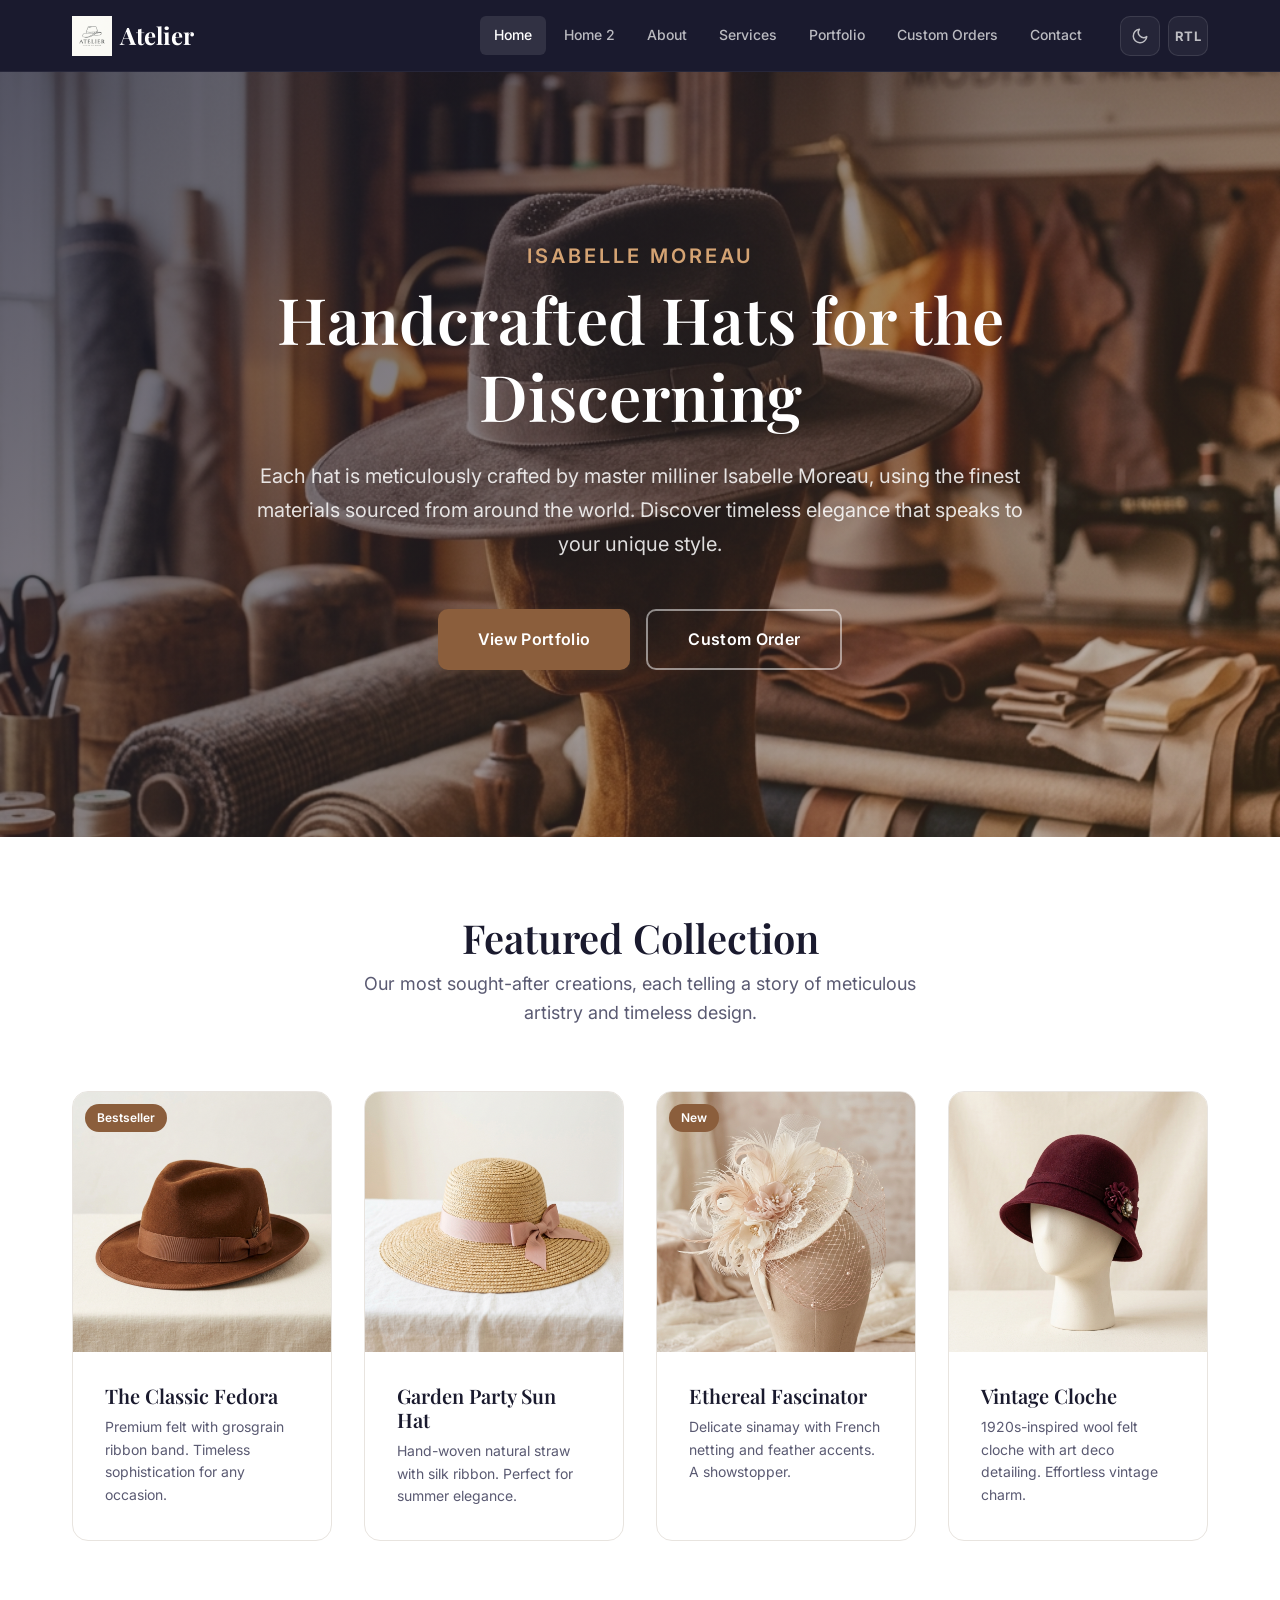
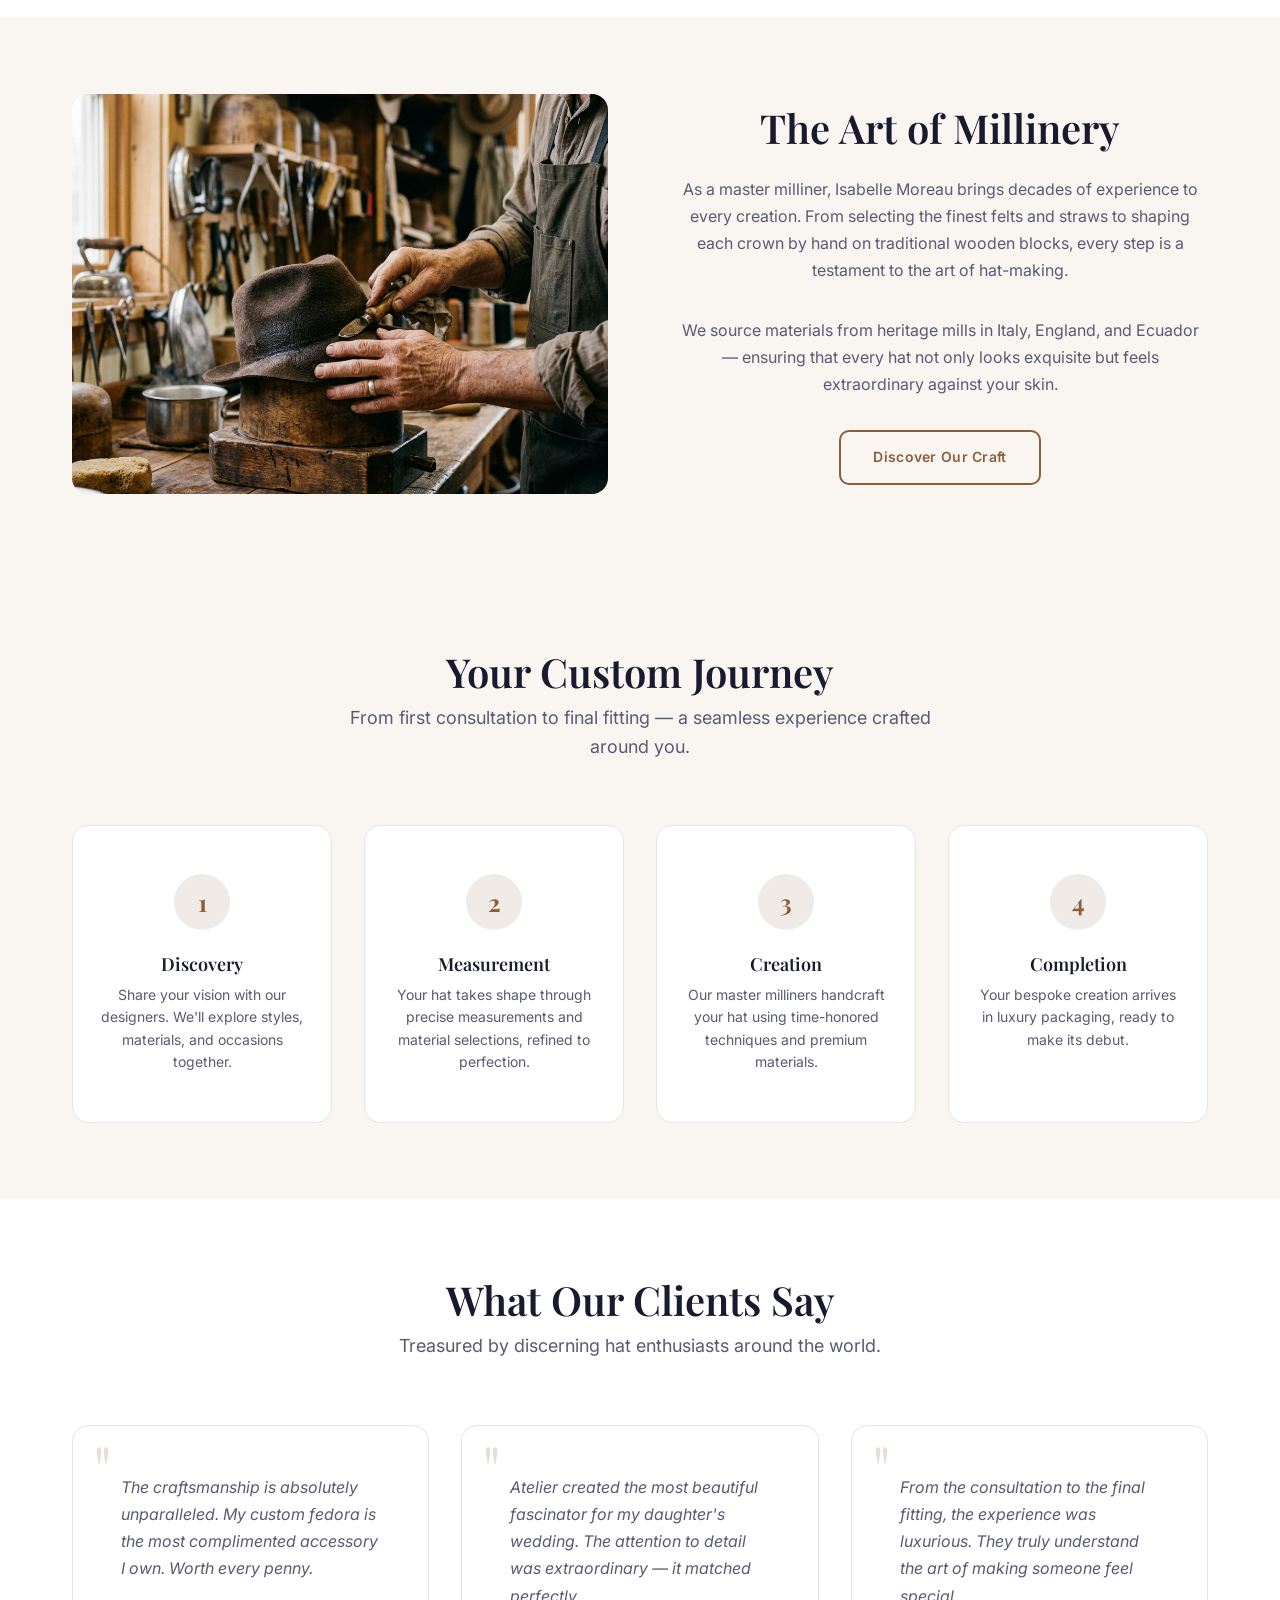
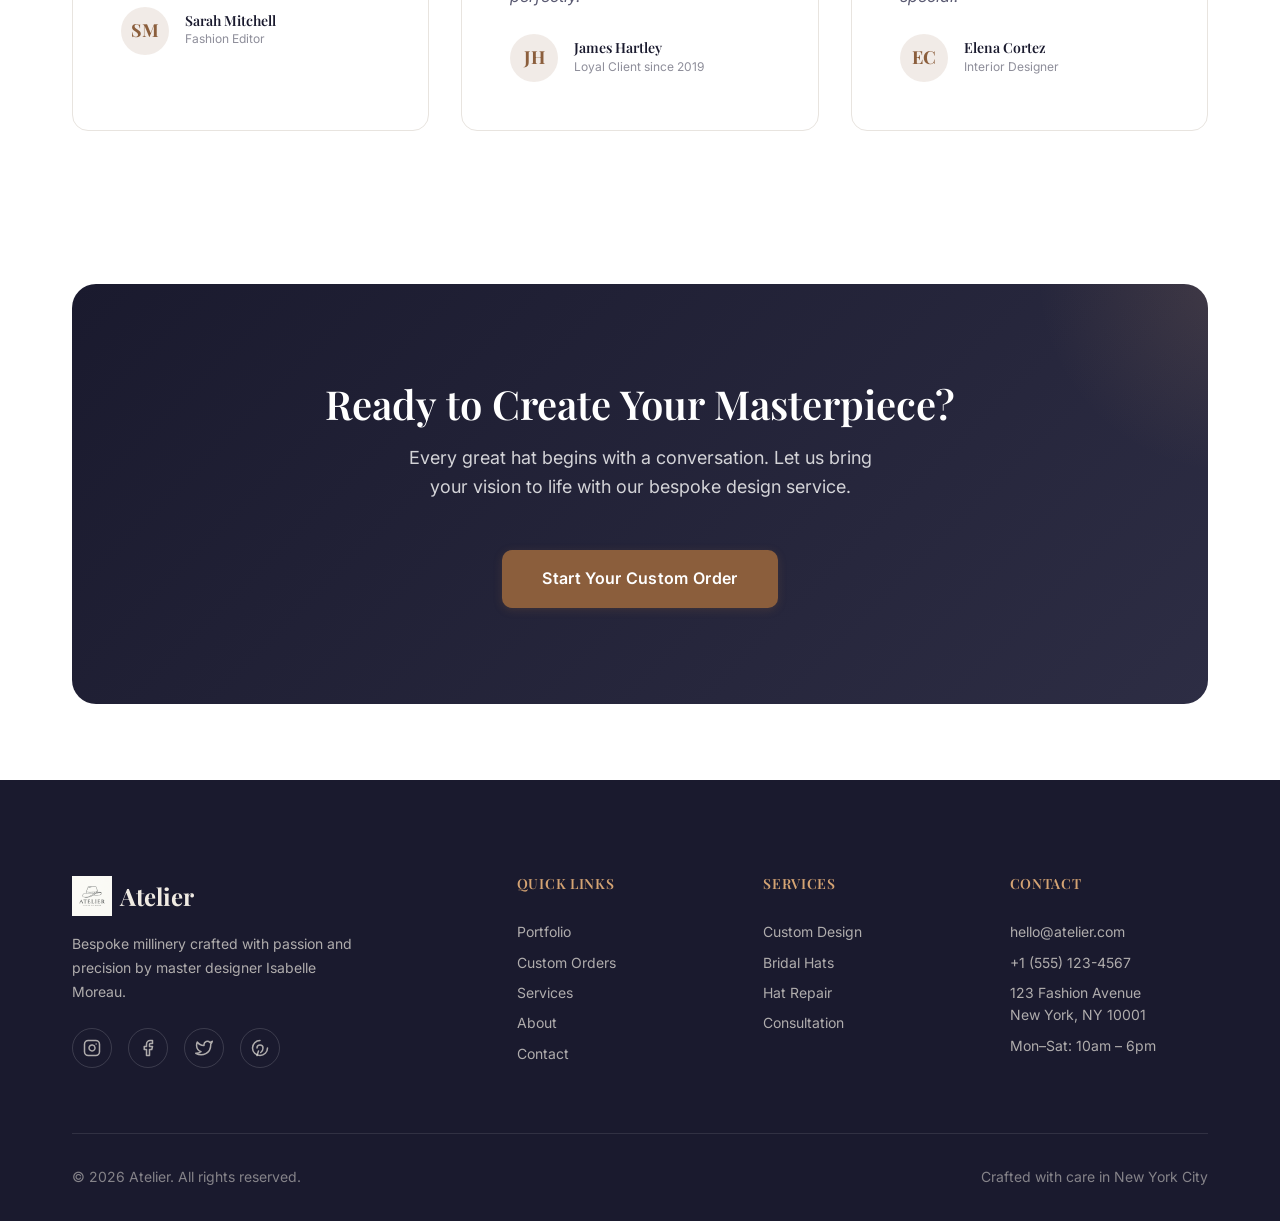
<file: index.html>
<!DOCTYPE html>
<html lang="en" data-theme="light" dir="ltr">

<head>
  <meta charset="UTF-8">
  <meta name="viewport" content="width=device-width, initial-scale=1.0">
  <meta name="description"
    content="Atelier — Bespoke handcrafted hats made with premium materials. Explore our luxury millinery collection or design your own custom hat.">
  <title>Atelier | Custom Hat Maker — Luxury Millinery</title>
  <link rel="stylesheet" href="css/styles.css">
  <link rel="icon"
    href="data:image/svg+xml,<svg xmlns='http://www.w3.org/2000/svg' viewBox='0 0 100 100'><text y='.9em' font-size='90'>🎩</text></svg>">
</head>

<body>
  <!-- HEADER -->
  <header class="header" id="header">
    <div class="header-inner">
      <a href="index.html" class="logo" id="logo">
        <img src="images/logo.png" alt="Atelier" height="40">
      <span>Atelier</span></a>
      <nav class="nav" id="main-nav">
        <a href="index.html" class="active">Home</a><a href="home-2.html">Home 2</a>
        <a href="about.html">About</a>
        <a href="services.html">Services</a>
        <a href="portfolio.html">Portfolio</a>
        <a href="custom-orders.html">Custom Orders</a>
        <a href="contact.html">Contact</a>
      </nav>
      <div class="header-actions">

        <button class="theme-toggle" id="theme-toggle" aria-label="Toggle theme"></button>
        <button class="rtl-toggle" id="rtl-toggle" aria-label="Toggle RTL"></button>
        <button class="hamburger" id="hamburger" aria-label="Toggle menu">
          <span></span><span></span><span></span>
        </button>
      </div>
    </div>
  </header>

  <!-- MOBILE MENU -->
  <div class="mobile-overlay" id="mobile-overlay"></div>
  <nav class="mobile-menu" id="mobile-menu">
    <div class="mobile-menu-toggles">

      <button class="theme-toggle" aria-label="Toggle theme"></button>
      <button class="rtl-toggle" aria-label="Toggle RTL"></button>
    </div>
    <a href="index.html" class="active">Home</a><a href="home-2.html">Home 2</a>
    <a href="about.html">About</a>
    <a href="services.html">Services</a>
    <a href="portfolio.html">Portfolio</a>
    <a href="custom-orders.html">Custom Orders</a>
    <a href="contact.html">Contact</a>
  </nav>

  <!-- HERO -->
  <section class="hero" id="hero">
    <div class="hero-bg">
      <img src="images/hero-1.png" alt="Luxury handcrafted hats displayed in atelier workshop">
    </div>
    <div class="container">
      <div class="hero-content animate-in">
        <p style="text-transform: uppercase; letter-spacing: 0.15em; margin-bottom: 0.5rem; color: var(--accent); font-weight: 600;">Isabelle Moreau</p>
        <h1>Handcrafted Hats for the Discerning</h1>
        <p>Each hat is meticulously crafted by master milliner Isabelle Moreau, using the finest materials sourced from around the world. Discover
          timeless elegance that speaks to your unique style.</p>
        <div class="hero-actions">
          <a href="portfolio.html" class="btn btn-primary btn-lg">View Portfolio</a>
          <a href="custom-orders.html" class="btn btn-secondary btn-lg">Custom Order</a>
        </div>
      </div>
    </div>
  </section>

  <!-- FEATURED PRODUCTS -->
  <section class="section" id="featured-products">
    <div class="container">
      <h2 class="section-title reveal">Featured Collection</h2>
      <p class="section-subtitle reveal">Our most sought-after creations, each telling a story of meticulous artistry
        and timeless design.</p>
      <div class="grid-4 reveal">
        <div class="card" id="product-fedora">
          <div class="card-img-wrap">
            <img src="images/products/fedora.png" alt="Classic Fedora" class="card-img">
            <span class="card-badge">Bestseller</span>
          </div>
          <div class="card-body">
            <h3 class="card-title">The Classic Fedora</h3>
            <p class="card-text">Premium felt with grosgrain ribbon band. Timeless sophistication for any occasion.</p>
            
          </div>
        </div>
        <div class="card" id="product-sunhat">
          <div class="card-img-wrap">
            <img src="images/products/sunhat.png" alt="Summer Sun Hat" class="card-img">
          </div>
          <div class="card-body">
            <h3 class="card-title">Garden Party Sun Hat</h3>
            <p class="card-text">Hand-woven natural straw with silk ribbon. Perfect for summer elegance.</p>
            
          </div>
        </div>
        <div class="card" id="product-fascinator">
          <div class="card-img-wrap">
            <img src="images/products/fascinator.png" alt="Fascinator" class="card-img">
            <span class="card-badge">New</span>
          </div>
          <div class="card-body">
            <h3 class="card-title">Ethereal Fascinator</h3>
            <p class="card-text">Delicate sinamay with French netting and feather accents. A showstopper.</p>
            
          </div>
        </div>
        <div class="card" id="product-cloche">
          <div class="card-img-wrap">
            <img src="images/products/cloche.png" alt="Vintage Cloche" class="card-img">
          </div>
          <div class="card-body">
            <h3 class="card-title">Vintage Cloche</h3>
            <p class="card-text">1920s-inspired wool felt cloche with art deco detailing. Effortless vintage charm.</p>
            
          </div>
        </div>
      </div>
    </div>
  </section>

  <!-- CRAFTSMANSHIP -->
  <section class="section" id="craftsmanship" style="background:var(--bg-alt);">
    <div class="container">
      <div class="split reveal">
        <div class="split-img">
          <img src="images/craftsmanship.png" alt="Artisan hands crafting a hat on a wooden hat block">
        </div>
        <div class="split-content text-center">
          <h2>The Art of Millinery</h2>
          <p>As a master milliner, Isabelle Moreau brings decades of experience to every creation. From selecting the finest felts and
            straws to shaping each crown by hand on traditional wooden blocks, every step is a testament to the art of
            hat-making.</p>
          <p>We source materials from heritage mills in Italy, England, and Ecuador — ensuring that every hat not only
            looks exquisite but feels extraordinary against your skin.</p>
          <a href="about.html" class="btn btn-secondary">Discover Our Craft</a>
        </div>
      </div>
    </div>
  </section>

  <!-- CUSTOM PROCESS -->
  <section class="section" id="custom-process" style="background:var(--bg-alt);">
    <div class="container">
      <h2 class="section-title reveal">Your Custom Journey</h2>
      <p class="section-subtitle reveal">From first consultation to final fitting — a seamless experience crafted around
        you.</p>
      <div class="process-steps reveal">
        <div class="step">
          <div class="step-number">1</div>
          <h3>Discovery</h3>
          <p>Share your vision with our designers. We'll explore styles, materials, and occasions together.</p>
        </div>
        <div class="step">
          <div class="step-number">2</div>
          <h3>Measurement</h3>
          <p>Your hat takes shape through precise measurements and material selections, refined to perfection.</p>
        </div>
        <div class="step">
          <div class="step-number">3</div>
          <h3>Creation</h3>
          <p>Our master milliners handcraft your hat using time-honored techniques and premium materials.</p>
        </div>
        <div class="step">
          <div class="step-number">4</div>
          <h3>Completion</h3>
          <p>Your bespoke creation arrives in luxury packaging, ready to make its debut.</p>
        </div>
      </div>
    </div>
  </section>

  <!-- TESTIMONIALS -->
  <section class="section" id="testimonials">
    <div class="container">
      <h2 class="section-title reveal">What Our Clients Say</h2>
      <p class="section-subtitle reveal">Treasured by discerning hat enthusiasts around the world.</p>
      <div class="grid-3 reveal">
        <div class="testimonial-card">
          <p class="testimonial-text">The craftsmanship is absolutely unparalleled. My custom fedora is the most
            complimented accessory I own. Worth every penny.</p>
          <div class="testimonial-author">
            <div class="testimonial-avatar">SM</div>
            <div class="testimonial-info">
              <h4>Sarah Mitchell</h4>
              <p>Fashion Editor</p>
            </div>
          </div>
        </div>
        <div class="testimonial-card">
          <p class="testimonial-text">Atelier created the most beautiful fascinator for my daughter's wedding. The
            attention to detail was extraordinary — it matched perfectly.</p>
          <div class="testimonial-author">
            <div class="testimonial-avatar">JH</div>
            <div class="testimonial-info">
              <h4>James Hartley</h4>
              <p>Loyal Client since 2019</p>
            </div>
          </div>
        </div>
        <div class="testimonial-card">
          <p class="testimonial-text">From the consultation to the final fitting, the experience was luxurious. They
            truly understand the art of making someone feel special.</p>
          <div class="testimonial-author">
            <div class="testimonial-avatar">EC</div>
            <div class="testimonial-info">
              <h4>Elena Cortez</h4>
              <p>Interior Designer</p>
            </div>
          </div>
        </div>
      </div>
    </div>
  </section>

  <!-- CTA SECTION -->
  <section class="section" id="cta-section">
    <div class="container">
      <div class="cta-banner reveal">
        <h2>Ready to Create Your Masterpiece?</h2>
        <p>Every great hat begins with a conversation. Let us bring your vision to life with our bespoke design service.
        </p>
        <a href="custom-orders.html" class="btn btn-primary btn-lg">Start Your Custom Order</a>
      </div>
    </div>
  </section>

  <!-- FOOTER -->
  <footer class="footer" id="footer">
    <div class="container">
      <div class="footer-grid">
        <div class="footer-brand">
          <a href="index.html" class="logo" style="color:#F0EBE3;"><img src="images/logo.png" alt="Atelier"
              height="40"><span>Atelier</span></a>
          <p>Bespoke millinery crafted with passion and precision by master designer Isabelle Moreau.</p>
          <div class="footer-social">
            <a href="#" aria-label="Instagram"><svg xmlns="http://www.w3.org/2000/svg" width="18" height="18"
                viewBox="0 0 24 24" fill="none" stroke="currentColor" stroke-width="2" stroke-linecap="round"
                stroke-linejoin="round">
                <rect x="2" y="2" width="20" height="20" rx="5" ry="5" />
                <path d="M16 11.37A4 4 0 1 1 12.63 8 4 4 0 0 1 16 11.37z" />
                <line x1="17.5" y1="6.5" x2="17.51" y2="6.5" />
              </svg></a>
            <a href="#" aria-label="Facebook"><svg xmlns="http://www.w3.org/2000/svg" width="18" height="18"
                viewBox="0 0 24 24" fill="none" stroke="currentColor" stroke-width="2" stroke-linecap="round"
                stroke-linejoin="round">
                <path d="M18 2h-3a5 5 0 0 0-5 5v3H7v4h3v8h4v-8h3l1-4h-4V7a1 1 0 0 1 1-1h3z" />
              </svg></a>
            <a href="#" aria-label="Twitter"><svg xmlns="http://www.w3.org/2000/svg" width="18" height="18"
                viewBox="0 0 24 24" fill="none" stroke="currentColor" stroke-width="2" stroke-linecap="round"
                stroke-linejoin="round">
                <path
                  d="M23 3a10.9 10.9 0 0 1-3.14 1.53 4.48 4.48 0 0 0-7.86 3v1A10.66 10.66 0 0 1 3 4s-4 9 5 13a11.64 11.64 0 0 1-7 2c9 5 20 0 20-11.5a4.5 4.5 0 0 0-.08-.83A7.72 7.72 0 0 0 23 3z" />
              </svg></a>
            <a href="#" aria-label="Pinterest"><svg xmlns="http://www.w3.org/2000/svg" width="18" height="18"
                viewBox="0 0 24 24" fill="none" stroke="currentColor" stroke-width="2" stroke-linecap="round"
                stroke-linejoin="round">
                <path d="M8 12a4 4 0 1 1 8 0c0 4-3 6-3 6" />
                <path d="M12 2a10 10 0 1 0 10 10" />
                <line x1="10" y1="16" x2="8" y2="22" />
              </svg></a>
          </div>
        </div>
        <div>
          <h3 class="footer-title">Quick Links</h3>
          <div class="footer-links"><a href="portfolio.html">Portfolio</a><a href="custom-orders.html">Custom Orders</a><a
              href="services.html">Services</a><a href="about.html">About</a><a href="contact.html">Contact</a></div>
        </div>
        <div>
          <h3 class="footer-title">Services</h3>
          <div class="footer-links"><a href="services.html">Custom Design</a><a href="services.html">Bridal Hats</a><a
              href="services.html">Hat Repair</a><a href="services.html">Consultation</a></div>
        </div>
        <div>
          <h3 class="footer-title">Contact</h3>
          <div class="footer-links"><a href="mailto:hello@atelier.com">hello@atelier.com</a><a
              href="tel:+15551234567">+1 (555) 123-4567</a><a href="contact.html">123 Fashion Avenue<br>New York, NY
              10001</a><a href="#">Mon–Sat: 10am – 6pm</a></div>
        </div>
      </div>
      <div class="footer-bottom">
        <p>&copy; 2026 Atelier. All rights reserved.</p>
        <p>Crafted with care in New York City</p>
      </div>
    </div>
  </footer>

  <script src="js/main.js"></script>
</body>

</html>
</file>
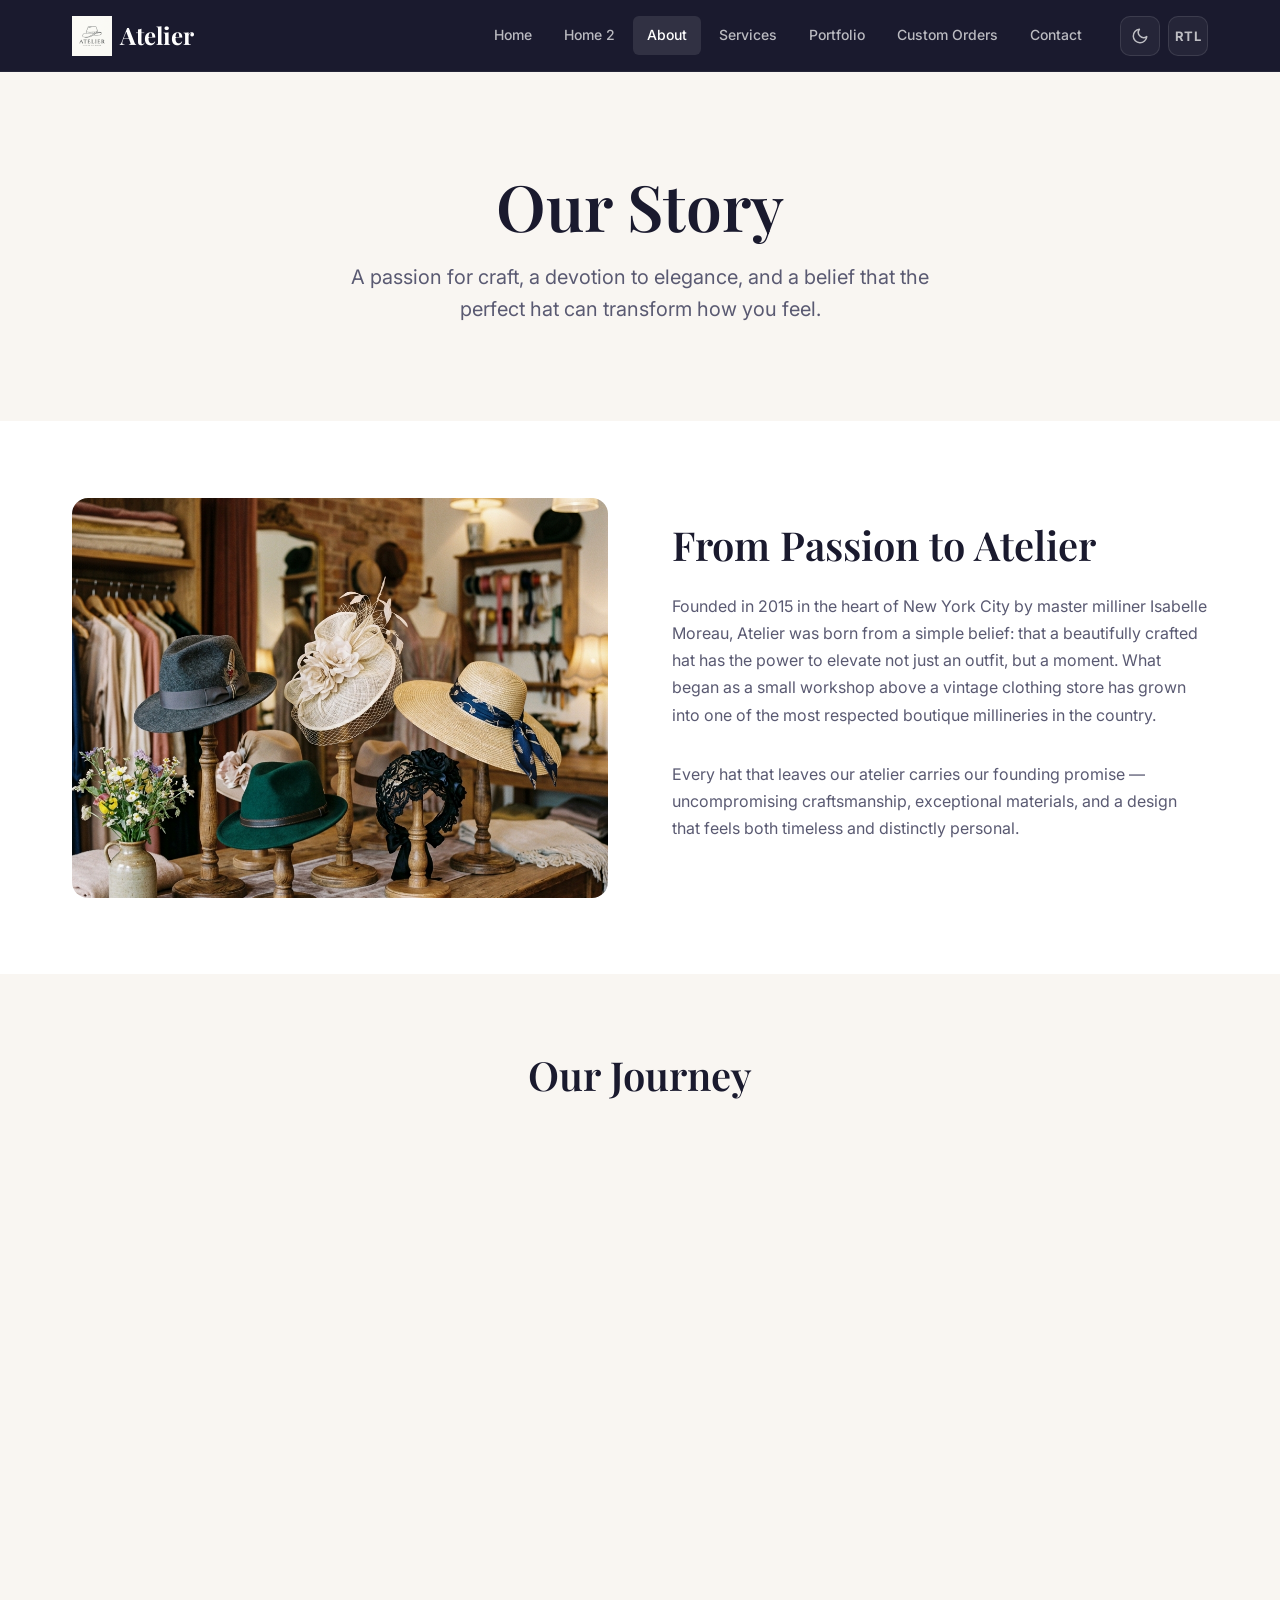
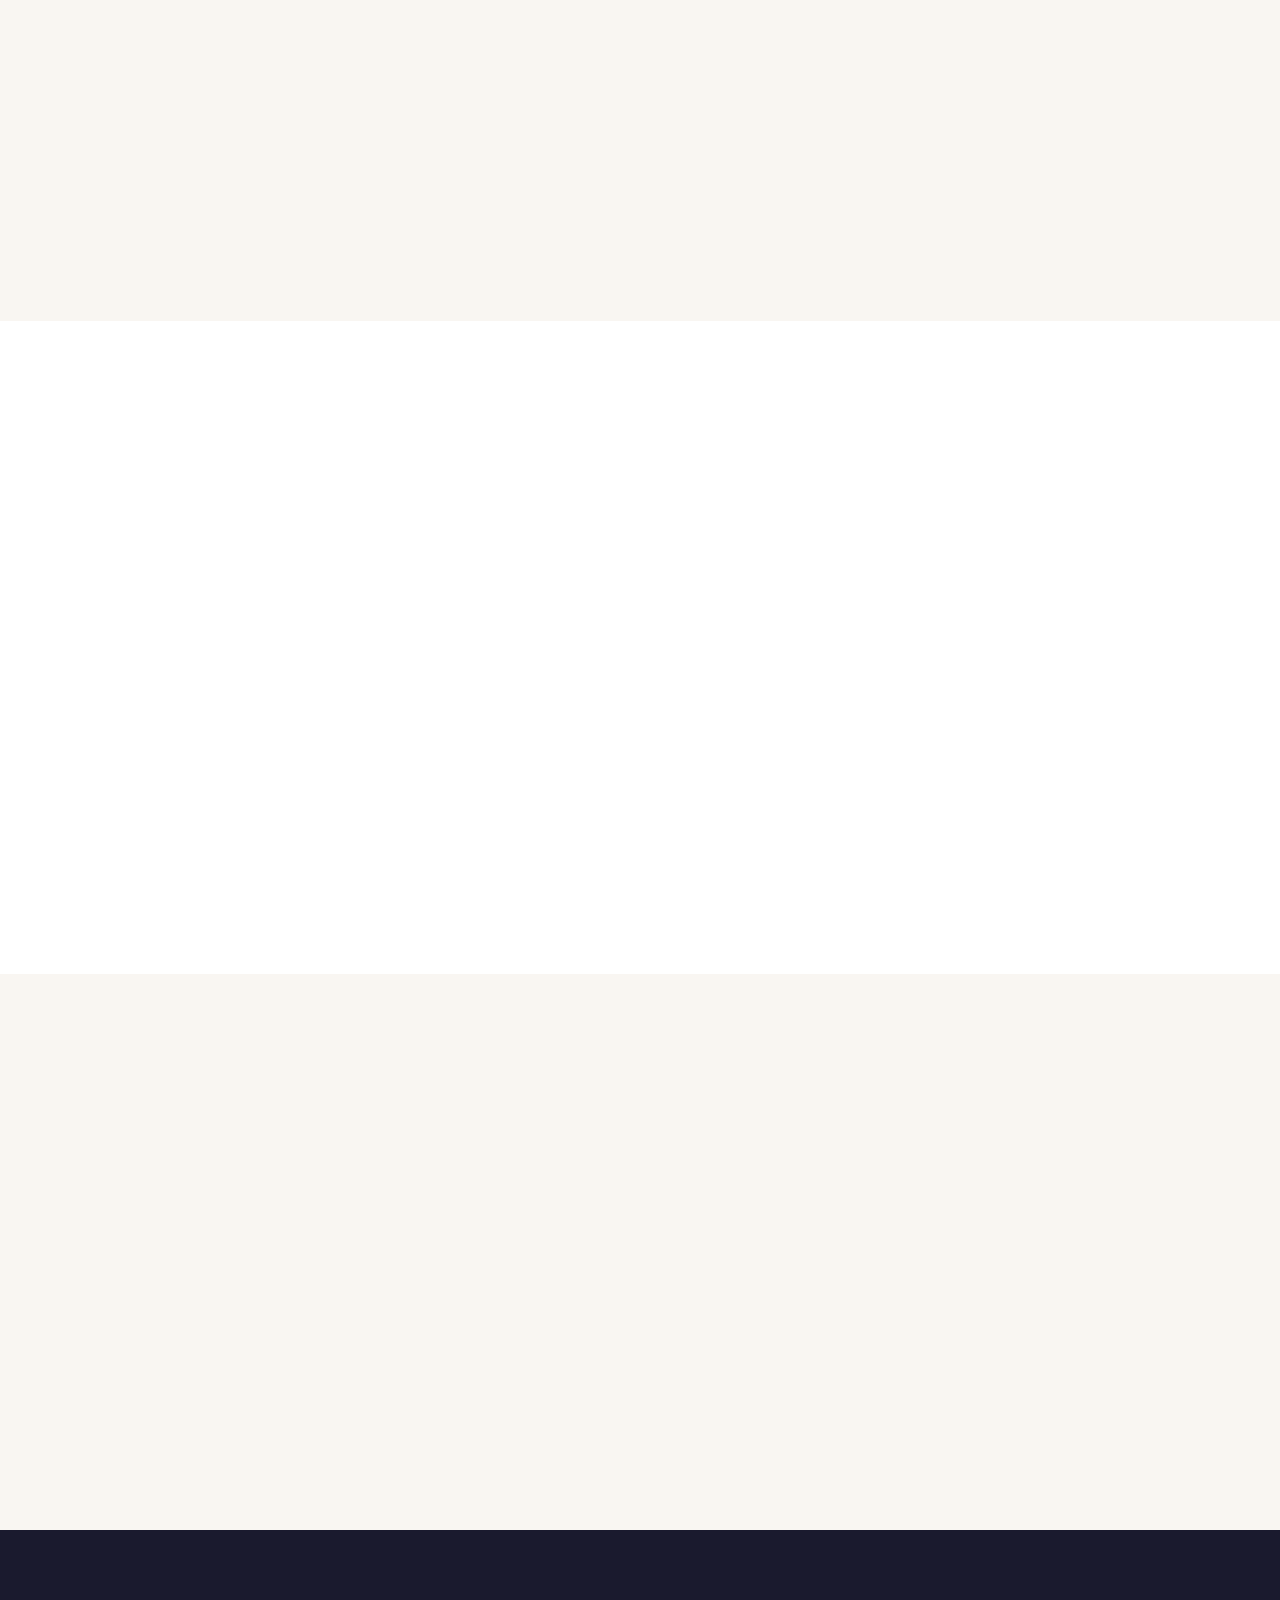
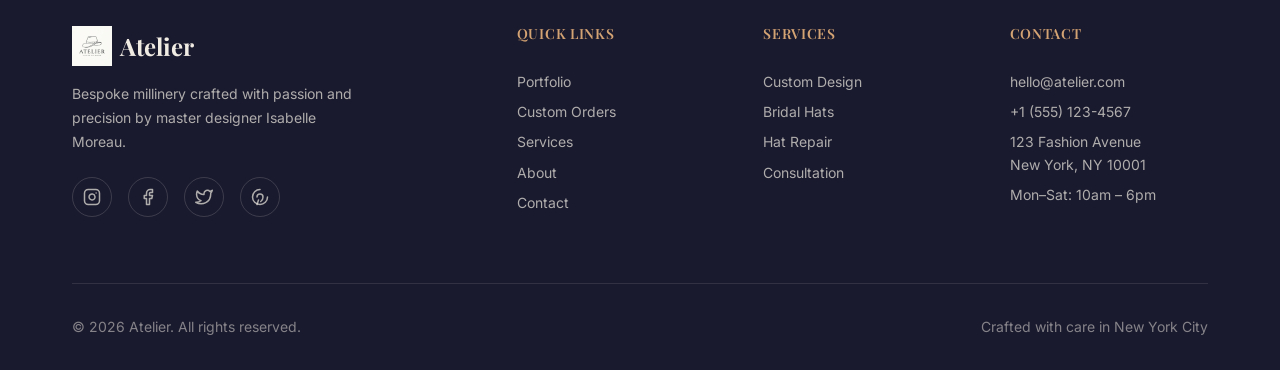
<file: about.html>
<!DOCTYPE html>
<html lang="en" data-theme="light" dir="ltr">

<head>
  <meta charset="UTF-8">
  <meta name="viewport" content="width=device-width, initial-scale=1.0">
  <meta name="description"
    content="Learn about Atelier — Our brand story, master designer, and the art of handcrafted millinery since 2015.">
  <title>Atelier | About — Our Story &amp; Craft</title>
  <link rel="stylesheet" href="css/styles.css">
  <link rel="icon"
    href="data:image/svg+xml,<svg xmlns='http://www.w3.org/2000/svg' viewBox='0 0 100 100'><text y='.9em' font-size='90'>🎩</text></svg>">
  <style>
    .about-hero {
      background: var(--bg-alt);
      margin-top: var(--header-h);
      padding: var(--space-4xl) 0;
      text-align: center;
    }

    .about-hero h1 {
      font-size: var(--fs-hero);
      margin-bottom: var(--space-md);
    }

    .about-hero p {
      color: var(--text-secondary);
      font-size: var(--fs-lg);
      max-width: 600px;
      margin: 0 auto;
    }

    .timeline {
      position: relative;
      max-width: 700px;
      margin: 0 auto;
    }

    .timeline::before {
      content: '';
      position: absolute;
      left: 50%;
      top: 0;
      bottom: 0;
      width: 2px;
      background: var(--border);
      transform: translateX(-50%);
    }

    .timeline-item {
      position: relative;
      margin-bottom: var(--space-2xl);
      padding: 0 calc(50% + 30px);
    }

    .timeline-item:nth-child(odd) {
      text-align: right;
      padding: 0 calc(50% + 30px) 0 0;
    }

    .timeline-item:nth-child(even) {
      text-align: left;
      padding: 0 0 0 calc(50% + 30px);
    }

    .timeline-dot {
      position: absolute;
      left: 50%;
      top: 0;
      width: 16px;
      height: 16px;
      background: var(--primary);
      border-radius: 50%;
      transform: translateX(-50%);
      border: 3px solid var(--bg);
      box-shadow: 0 0 0 2px var(--primary);
    }

    .timeline-year {
      font-family: var(--font-heading);
      font-size: var(--fs-lg);
      font-weight: 700;
      color: var(--primary);
      margin-bottom: 4px;
    }

    .timeline-text {
      font-size: var(--fs-sm);
      color: var(--text-secondary);
    }

    .designer-section {
      display: grid;
      grid-template-columns: 400px 1fr;
      gap: var(--space-3xl);
      align-items: center;
    }

    .designer-img {
      border-radius: var(--radius-xl);
      overflow: hidden;
    }

    .designer-img img {
      width: 100%;
      height: 500px;
      object-fit: cover;
    }

    .craft-grid {
      display: grid;
      grid-template-columns: repeat(3, 1fr);
      gap: var(--space-xl);
    }

    .craft-step {
      text-align: center;
      padding: var(--space-2xl);
      border-radius: var(--radius-lg);
      background: var(--bg-card);
      border: 1px solid var(--border);
      transition: all var(--transition);
    }

    .craft-step:hover {
      transform: translateY(-4px);
      box-shadow: var(--shadow-lg);
    }

    .craft-icon {
      width: 64px;
      height: 64px;
      margin: 0 auto var(--space-lg);
      background: var(--primary-light);
      border-radius: 50%;
      display: flex;
      align-items: center;
      justify-content: center;
      color: var(--primary);
    }

    @media(max-width:1024px) {
      .designer-section {
        grid-template-columns: 1fr;
        text-align: center;
      }

      .designer-section>div:last-child {
        text-align: center;
      }

      .designer-img img {
        height: 350px;
      }

      .craft-grid {
        grid-template-columns: 1fr;
      }

      .timeline-item,
      .timeline-item:nth-child(odd),
      .timeline-item:nth-child(even) {
        text-align: left;
        padding: 0 0 0 40px;
      }

      .timeline::before {
        left: 10px;
      }

      .timeline-dot {
        left: 10px;
      }

      .split-content {
        text-align: center;
      }

      .designer-section blockquote,
      .designer-section p {
        text-align: center;
        border-left: none;
        padding-left: 0;
      }
    }
  </style>
</head>

<body>
  <header class="header" id="header">
    <div class="header-inner">
      <a href="index.html" class="logo" id="logo">
        <img src="images/logo.png" alt="Atelier" height="40">
      <span>Atelier</span></a>
      <nav class="nav" id="main-nav">
        <a href="index.html">Home</a><a href="home-2.html">Home 2</a>
        <a href="about.html" class="active">About</a>
        <a href="services.html">Services</a>
        <a href="portfolio.html">Portfolio</a>
        <a href="custom-orders.html">Custom Orders</a>
        <a href="contact.html">Contact</a>
      </nav>
      <div class="header-actions">

        <button class="theme-toggle" id="theme-toggle" aria-label="Toggle theme"></button>
        <button class="rtl-toggle" id="rtl-toggle" aria-label="Toggle RTL"></button>
        <button class="hamburger" id="hamburger" aria-label="Toggle menu">
          <span></span><span></span><span></span>
        </button>
      </div>
    </div>
  </header>
  <div class="mobile-overlay" id="mobile-overlay"></div>
  <nav class="mobile-menu" id="mobile-menu">
    <div class="mobile-menu-toggles">

      <button class="theme-toggle" aria-label="Toggle theme"></button>
      <button class="rtl-toggle" aria-label="Toggle RTL"></button>
    </div>
    <a href="index.html">Home</a><a href="home-2.html">Home 2</a>
    <a href="about.html" class="active">About</a>
    <a href="services.html">Services</a>
    <a href="portfolio.html">Portfolio</a>
    <a href="custom-orders.html">Custom Orders</a>
    <a href="contact.html">Contact</a>
  </nav>

  <section class="about-hero">
    <div class="container">
      <h1 class="animate-in">Our Story</h1>
      <p class="animate-in">A passion for craft, a devotion to elegance, and a belief that the perfect hat can transform
        how you feel.</p>
    </div>
  </section>

  <!-- BRAND STORY -->
  <section class="section">
    <div class="container">
      <div class="split reveal">
        <div class="split-img"><img src="images/about/story.png" alt="Atelier hat collection in boutique"></div>
        <div class="split-content">
          <h2>From Passion to Atelier</h2>
          <p>Founded in 2015 in the heart of New York City by master milliner Isabelle Moreau, Atelier was born from a simple belief: that a beautifully
            crafted hat has the power to elevate not just an outfit, but a moment. What began as a small workshop above
            a vintage clothing store has grown into one of the most respected boutique millineries in the country.</p>
          <p>Every hat that leaves our atelier carries our founding promise — uncompromising craftsmanship, exceptional
            materials, and a design that feels both timeless and distinctly personal.</p>
        </div>
      </div>
    </div>
  </section>

  <!-- TIMELINE -->
  <section class="section" style="background:var(--bg-alt);">
    <div class="container">
      <h2 class="section-title reveal">Our Journey</h2>
      <p class="section-subtitle reveal">Milestones that shaped who we are today.</p>
      <div class="timeline reveal">
        <div class="timeline-item">
          <div class="timeline-dot"></div>
          <div class="timeline-year">2015</div>
          <p class="timeline-text">Atelier founded in a small Manhattan workshop with just three hat blocks and a dream.
          </p>
        </div>
        <div class="timeline-item">
          <div class="timeline-dot"></div>
          <div class="timeline-year">2017</div>
          <p class="timeline-text">First feature in Vogue — "The New Milliners to Watch." Orders tripled overnight.</p>
        </div>
        <div class="timeline-item">
          <div class="timeline-dot"></div>
          <div class="timeline-year">2019</div>
          <p class="timeline-text">Opened our flagship boutique on Fashion Avenue with a full atelier and showroom.</p>
        </div>
        <div class="timeline-item">
          <div class="timeline-dot"></div>
          <div class="timeline-year">2021</div>
          <p class="timeline-text">Launched the Custom Hat Builder — bringing bespoke design to the digital experience.
          </p>
        </div>
        <div class="timeline-item">
          <div class="timeline-dot"></div>
          <div class="timeline-year">2024</div>
          <p class="timeline-text">Over 5,000 custom hats crafted. Partnerships with leading bridal designers worldwide.
          </p>
        </div>
      </div>
    </div>
  </section>

  <!-- DESIGNER -->
  <section class="section">
    <div class="container">
      <div class="designer-section reveal">
        <div class="designer-img"><img src="images/about/designer.png" alt="Lead Designer"></div>
        <div>
          <h2 style="font-size:var(--fs-3xl);margin-bottom:var(--space-md);">Meet Our Designer</h2>
          <p
            style="font-size:var(--fs-lg);color:var(--primary);font-family:var(--font-heading);margin-bottom:var(--space-md);">
            Isabelle Moreau — Founder &amp; Lead Milliner</p>
          <p style="color:var(--text-secondary);line-height:1.7;margin-bottom:var(--space-md);">With over 15 years of
            experience in haute couture millinery, Isabelle trained under legendary hat-makers in Paris and London
            before founding Atelier. Her designs seamlessly blend traditional craftsmanship with a modern editorial eye.
          </p>
          <p style="color:var(--text-secondary);line-height:1.7;margin-bottom:var(--space-xl);">Her work has been worn
            by celebrities, featured at royal events, and exhibited in fashion museums. Yet her greatest joy remains
            that moment when a client tries on their custom hat for the first time and their face lights up.</p>
          <p
            style="font-style:italic;color:var(--text-secondary);border-left:3px solid var(--primary);padding-left:var(--space-lg);">
            "A hat isn't just an accessory — it's an attitude. When you find the right one, you don't just wear it. You
            become it."</p>
        </div>
      </div>
    </div>
  </section>

  <!-- CRAFT PROCESS -->
  <section class="section" style="background:var(--bg-alt);">
    <div class="container">
      <h2 class="section-title reveal">Our Craft Process</h2>
      <p class="section-subtitle reveal">Every hat goes through seven meticulous stages of creation.</p>
      <div class="craft-grid reveal">
        <div class="craft-step">
          <div class="craft-icon"><svg xmlns="http://www.w3.org/2000/svg" width="28" height="28" viewBox="0 0 24 24"
              fill="none" stroke="currentColor" stroke-width="2" stroke-linecap="round" stroke-linejoin="round">
              <path d="M12 20h9" />
              <path d="M16.5 3.5a2.121 2.121 0 0 1 3 3L7 19l-4 1 1-4L16.5 3.5z" />
            </svg></div>
          <h3>Design</h3>
          <p style="color:var(--text-secondary);font-size:var(--fs-sm);">Sketching and planning the hat's silhouette,
            proportions and details.</p>
        </div>
        <div class="craft-step">
          <div class="craft-icon"><svg xmlns="http://www.w3.org/2000/svg" width="28" height="28" viewBox="0 0 24 24"
              fill="none" stroke="currentColor" stroke-width="2" stroke-linecap="round" stroke-linejoin="round">
              <circle cx="12" cy="12" r="10" />
              <path d="M8 14s1.5 2 4 2 4-2 4-2" />
              <line x1="9" y1="9" x2="9.01" y2="9" />
              <line x1="15" y1="9" x2="15.01" y2="9" />
            </svg></div>
          <h3>Material Selection</h3>
          <p style="color:var(--text-secondary);font-size:var(--fs-sm);">Choosing the perfect felt, straw, or fabric
            from our curated collection.</p>
        </div>
        <div class="craft-step">
          <div class="craft-icon"><svg xmlns="http://www.w3.org/2000/svg" width="28" height="28" viewBox="0 0 24 24"
              fill="none" stroke="currentColor" stroke-width="2" stroke-linecap="round" stroke-linejoin="round">
              <path
                d="M14.7 6.3a1 1 0 0 0 0 1.4l1.6 1.6a1 1 0 0 0 1.4 0l3.77-3.77a6 6 0 0 1-7.94 7.94l-6.91 6.91a2.12 2.12 0 0 1-3-3l6.91-6.91a6 6 0 0 1 7.94-7.94l-3.76 3.76z" />
            </svg></div>
          <h3>Blocking</h3>
          <p style="color:var(--text-secondary);font-size:var(--fs-sm);">Shaping the hat on traditional wooden blocks
            using steam and pressure.</p>
        </div>
      </div>
    </div>
  </section>

  <footer class="footer">
    <div class="container">
      <div class="footer-grid">
        <div class="footer-brand">
          <a href="index.html" class="logo" style="color:#F0EBE3;"><img src="images/logo.png" alt="Atelier"
              height="40"><span>Atelier</span></a>
          <p>Bespoke millinery crafted with passion and precision by master designer Isabelle Moreau.</p>
          <div class="footer-social">
            <a href="#" aria-label="Instagram"><svg xmlns="http://www.w3.org/2000/svg" width="18" height="18"
                viewBox="0 0 24 24" fill="none" stroke="currentColor" stroke-width="2" stroke-linecap="round"
                stroke-linejoin="round">
                <rect x="2" y="2" width="20" height="20" rx="5" ry="5" />
                <path d="M16 11.37A4 4 0 1 1 12.63 8 4 4 0 0 1 16 11.37z" />
                <line x1="17.5" y1="6.5" x2="17.51" y2="6.5" />
              </svg></a>
            <a href="#" aria-label="Facebook"><svg xmlns="http://www.w3.org/2000/svg" width="18" height="18"
                viewBox="0 0 24 24" fill="none" stroke="currentColor" stroke-width="2" stroke-linecap="round"
                stroke-linejoin="round">
                <path d="M18 2h-3a5 5 0 0 0-5 5v3H7v4h3v8h4v-8h3l1-4h-4V7a1 1 0 0 1 1-1h3z" />
              </svg></a>
            <a href="#" aria-label="Twitter"><svg xmlns="http://www.w3.org/2000/svg" width="18" height="18"
                viewBox="0 0 24 24" fill="none" stroke="currentColor" stroke-width="2" stroke-linecap="round"
                stroke-linejoin="round">
                <path
                  d="M23 3a10.9 10.9 0 0 1-3.14 1.53 4.48 4.48 0 0 0-7.86 3v1A10.66 10.66 0 0 1 3 4s-4 9 5 13a11.64 11.64 0 0 1-7 2c9 5 20 0 20-11.5a4.5 4.5 0 0 0-.08-.83A7.72 7.72 0 0 0 23 3z" />
              </svg></a>
            <a href="#" aria-label="Pinterest"><svg xmlns="http://www.w3.org/2000/svg" width="18" height="18"
                viewBox="0 0 24 24" fill="none" stroke="currentColor" stroke-width="2" stroke-linecap="round"
                stroke-linejoin="round">
                <path d="M8 12a4 4 0 1 1 8 0c0 4-3 6-3 6" />
                <path d="M12 2a10 10 0 1 0 10 10" />
                <line x1="10" y1="16" x2="8" y2="22" />
              </svg></a>
          </div>
        </div>
        <div>
          <h3 class="footer-title">Quick Links</h3>
          <div class="footer-links"><a href="portfolio.html">Portfolio</a><a href="custom-orders.html">Custom Orders</a><a
              href="services.html">Services</a><a href="about.html">About</a><a href="contact.html">Contact</a></div>
        </div>
        <div>
          <h3 class="footer-title">Services</h3>
          <div class="footer-links"><a href="services.html">Custom Design</a><a href="services.html">Bridal Hats</a><a
              href="services.html">Hat Repair</a><a href="services.html">Consultation</a></div>
        </div>
        <div>
          <h3 class="footer-title">Contact</h3>
          <div class="footer-links"><a href="mailto:hello@atelier.com">hello@atelier.com</a><a
              href="tel:+15551234567">+1 (555) 123-4567</a><a href="contact.html">123 Fashion Avenue<br>New York, NY
              10001</a><a href="#">Mon–Sat: 10am – 6pm</a></div>
        </div>
      </div>
      <div class="footer-bottom">
        <p>&copy; 2026 Atelier. All rights reserved.</p>
        <p>Crafted with care in New York City</p>
      </div>
    </div>
  </footer>
  <script src="js/main.js"></script>
</body>

</html>
</file>
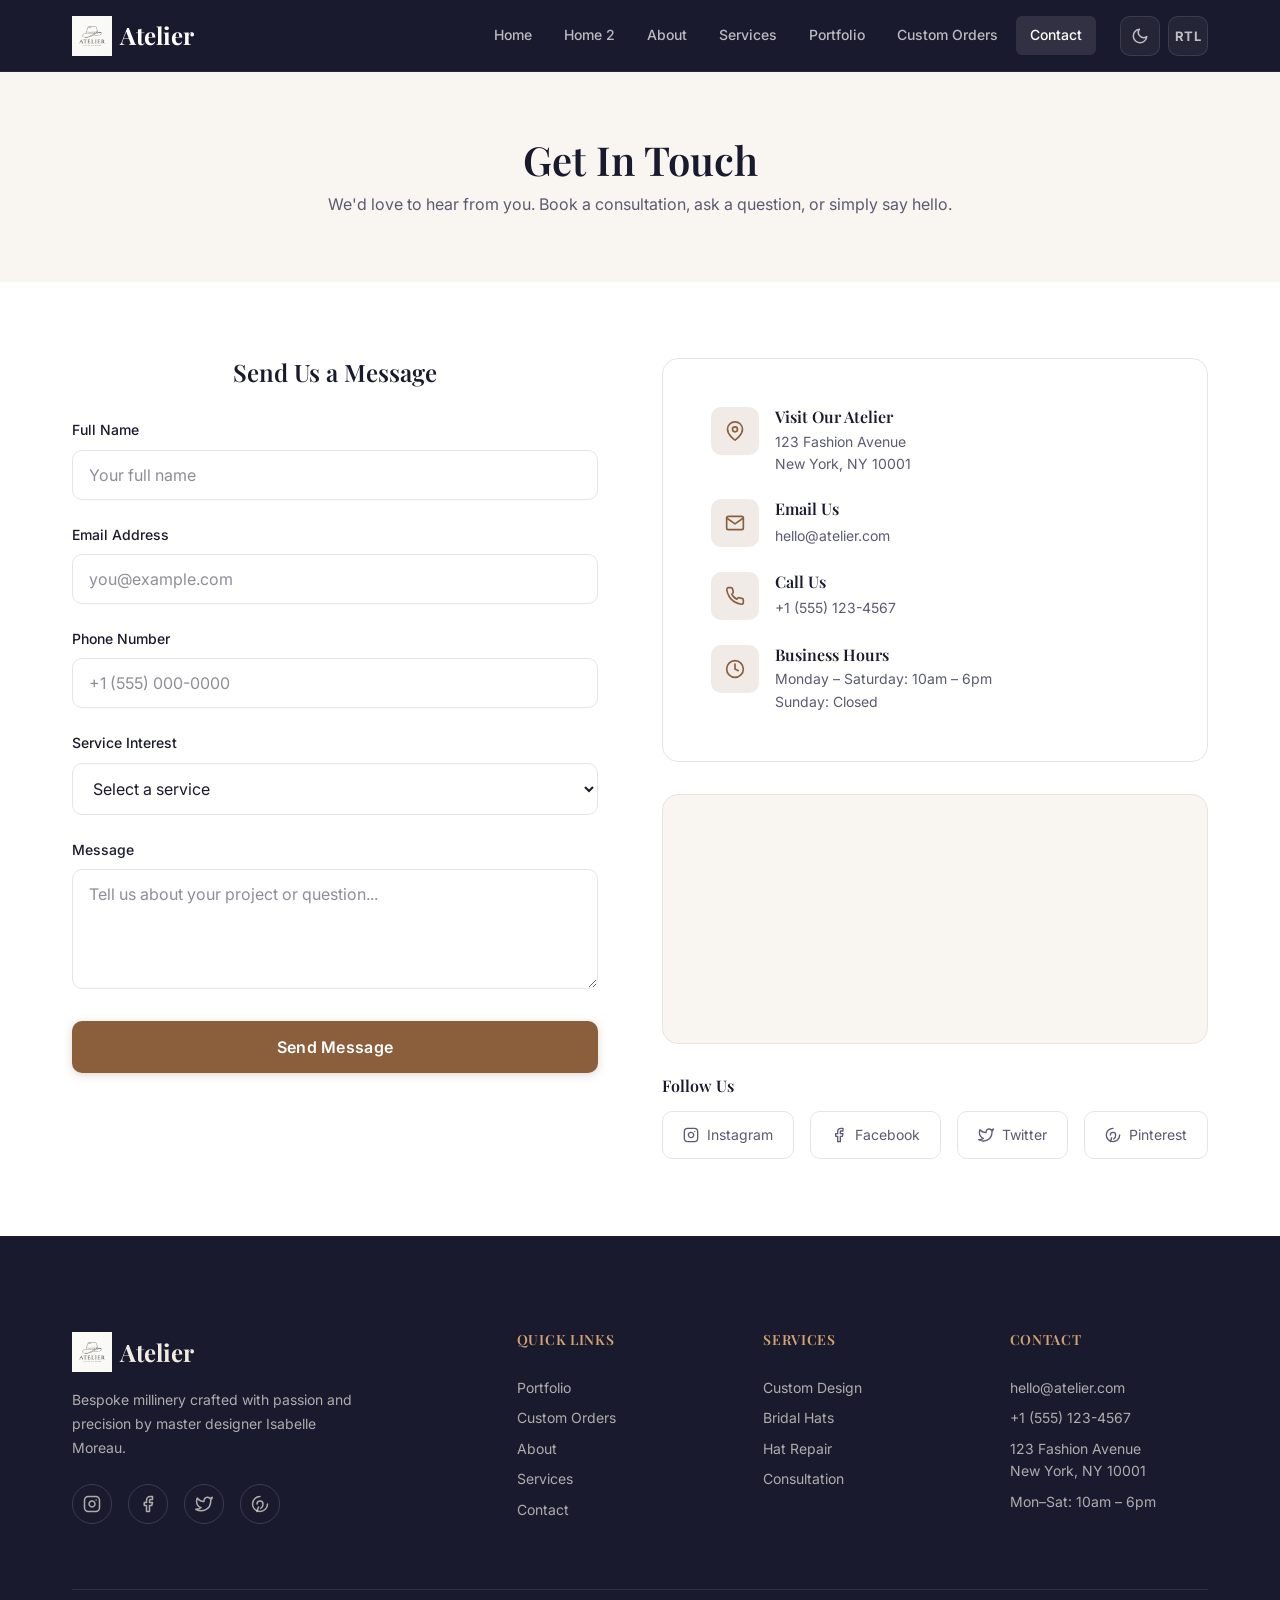
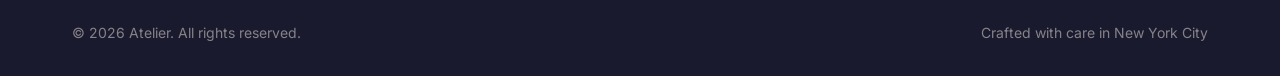
<file: contact.html>
<!DOCTYPE html>
<html lang="en" data-theme="light" dir="ltr">
<head>
  <meta charset="UTF-8">
  <meta name="viewport" content="width=device-width, initial-scale=1.0">
  <meta name="description" content="Get in touch with Atelier — Book a consultation, visit our boutique, or send us a message. We'd love to hear from you.">
  <title>Atelier | Contact — Get In Touch</title>
  <link rel="stylesheet" href="css/styles.css">
  <link rel="icon" href="data:image/svg+xml,<svg xmlns='http://www.w3.org/2000/svg' viewBox='0 0 100 100'><text y='.9em' font-size='90'>🎩</text></svg>">
  <style>
    .contact-hero { background:var(--bg-alt); margin-top:var(--header-h); padding:var(--space-3xl) 0; text-align:center; }
    .contact-hero h1 { font-size:var(--fs-3xl); margin-bottom:var(--space-sm); }
    .contact-hero p { color:var(--text-secondary); }
    .contact-layout { display:grid; grid-template-columns:1fr 1fr; gap:var(--space-3xl); }
    .contact-info-card { background:var(--bg-card); border:1px solid var(--border); border-radius:var(--radius-lg); padding:var(--space-2xl); margin-bottom:var(--space-xl); }
    .contact-info-item { display:flex; gap:var(--space-md); align-items:flex-start; margin-bottom:var(--space-lg); }
    .contact-info-item:last-child { margin-bottom:0; }
    .contact-icon { width:48px; height:48px; border-radius:var(--radius-md); background:var(--primary-light); color:var(--primary); display:flex; align-items:center; justify-content:center; flex-shrink:0; }
    .contact-info-item h3 { font-size:var(--fs-base); margin-bottom:4px; }
    .contact-info-item p, .contact-info-item a { font-size:var(--fs-sm); color:var(--text-secondary); }
    .contact-info-item a:hover { color:var(--primary); }
    .map-placeholder { border-radius:var(--radius-lg); overflow:hidden; height:250px; background:var(--bg-alt); border:1px solid var(--border); display:flex; align-items:center; justify-content:center; }
    .map-placeholder iframe { width:100%; height:100%; border:0; }
    .follow-section { margin-top:var(--space-xl); }
    .follow-links { display:flex; gap:var(--space-md); margin-top:var(--space-md); }
    .follow-link { display:flex; align-items:center; gap:var(--space-sm); padding:12px 20px; border:1px solid var(--border); border-radius:var(--radius-md); font-size:var(--fs-sm); color:var(--text-secondary); transition:all var(--transition); }
    .follow-link:hover { border-color:var(--primary); color:var(--primary); background:var(--primary-light); }
    @media(max-width:1024px){ 
      .contact-layout { grid-template-columns:1fr; text-align:center; } 
      .follow-links { display:grid; grid-template-columns:1fr 1fr; }
      .follow-link { justify-content:center; }
      .follow-section h3 { text-align:center; }
    }
  </style>
</head>
<body>
  <header class="header" id="header">
    <div class="header-inner">
      <a href="index.html" class="logo" id="logo">
        <img src="images/logo.png" alt="Atelier" height="40">
      <span>Atelier</span></a>
      <nav class="nav" id="main-nav">
        <a href="index.html">Home</a><a href="home-2.html">Home 2</a>
        <a href="about.html">About</a>
        <a href="services.html">Services</a>
        <a href="portfolio.html">Portfolio</a>
        <a href="custom-orders.html">Custom Orders</a>
        <a href="contact.html" class="active">Contact</a>
      </nav>
      <div class="header-actions">

        <button class="theme-toggle" id="theme-toggle" aria-label="Toggle theme"></button>
        <button class="rtl-toggle" id="rtl-toggle" aria-label="Toggle RTL"></button>
        <button class="hamburger" id="hamburger" aria-label="Toggle menu">
          <span></span><span></span><span></span>
        </button>
      </div>
    </div>
  </header>
  <div class="mobile-overlay" id="mobile-overlay"></div>
  <nav class="mobile-menu" id="mobile-menu">
    <div class="mobile-menu-toggles">

      <button class="theme-toggle" aria-label="Toggle theme"></button>
      <button class="rtl-toggle" aria-label="Toggle RTL"></button>
    </div>
    <a href="index.html">Home</a><a href="home-2.html">Home 2</a>
    <a href="about.html">About</a>
    <a href="services.html">Services</a>
    <a href="portfolio.html">Portfolio</a>
    <a href="custom-orders.html">Custom Orders</a>
    <a href="contact.html" class="active">Contact</a>
  </nav>

  <section class="contact-hero"><div class="container"><h1 class="animate-in">Get In Touch</h1><p class="animate-in">We'd love to hear from you. Book a consultation, ask a question, or simply say hello.</p></div></section>

  <section class="section">
    <div class="container">
      <div class="contact-layout">
        <!-- FORM -->
        <div class="reveal">
          <h2 style="text-align:center; margin-bottom:var(--space-xl);">Send Us a Message</h2>
          <form id="contact-form">
            <div class="form-group"><label class="form-label" for="contact-name">Full Name</label><input type="text" class="form-input" id="contact-name" placeholder="Your full name" required></div>
            <div class="form-group"><label class="form-label" for="contact-email">Email Address</label><input type="email" class="form-input" id="contact-email" placeholder="you@example.com" required></div>
            <div class="form-group"><label class="form-label" for="contact-phone">Phone Number</label><input type="tel" class="form-input" id="contact-phone" placeholder="+1 (555) 000-0000"></div>
            <div class="form-group"><label class="form-label" for="contact-service">Service Interest</label>
              <select class="form-input" id="contact-service"><option value="">Select a service</option><option>Custom Hat Design</option><option>Bridal / Event</option><option>Hat Repair</option><option>Styling Consultation</option><option>General Inquiry</option></select>
            </div>
            <div class="form-group"><label class="form-label" for="contact-message">Message</label><textarea class="form-input" id="contact-message" placeholder="Tell us about your project or question..." required></textarea></div>
            <button type="submit" class="btn btn-primary btn-full btn-lg">Send Message</button>
          </form>
        </div>
        <!-- INFO -->
        <div class="reveal">
          <div class="contact-info-card">
            <div class="contact-info-item">
              <div class="contact-icon"><svg xmlns="http://www.w3.org/2000/svg" width="20" height="20" viewBox="0 0 24 24" fill="none" stroke="currentColor" stroke-width="2" stroke-linecap="round" stroke-linejoin="round"><path d="M21 10c0 7-9 13-9 13s-9-6-9-13a9 9 0 0 1 18 0z"/><circle cx="12" cy="10" r="3"/></svg></div>
              <div><h3>Visit Our Atelier</h3><p>123 Fashion Avenue<br>New York, NY 10001</p></div>
            </div>
            <div class="contact-info-item">
              <div class="contact-icon"><svg xmlns="http://www.w3.org/2000/svg" width="20" height="20" viewBox="0 0 24 24" fill="none" stroke="currentColor" stroke-width="2" stroke-linecap="round" stroke-linejoin="round"><path d="M4 4h16c1.1 0 2 .9 2 2v12c0 1.1-.9 2-2 2H4c-1.1 0-2-.9-2-2V6c0-1.1.9-2 2-2z"/><polyline points="22,6 12,13 2,6"/></svg></div>
              <div><h3>Email Us</h3><a href="mailto:hello@atelier.com">hello@atelier.com</a></div>
            </div>
            <div class="contact-info-item">
              <div class="contact-icon"><svg xmlns="http://www.w3.org/2000/svg" width="20" height="20" viewBox="0 0 24 24" fill="none" stroke="currentColor" stroke-width="2" stroke-linecap="round" stroke-linejoin="round"><path d="M22 16.92v3a2 2 0 0 1-2.18 2 19.79 19.79 0 0 1-8.63-3.07 19.5 19.5 0 0 1-6-6 19.79 19.79 0 0 1-3.07-8.67A2 2 0 0 1 4.11 2h3a2 2 0 0 1 2 1.72 12.84 12.84 0 0 0 .7 2.81 2 2 0 0 1-.45 2.11L8.09 9.91a16 16 0 0 0 6 6l1.27-1.27a2 2 0 0 1 2.11-.45 12.84 12.84 0 0 0 2.81.7A2 2 0 0 1 22 16.92z"/></svg></div>
              <div><h3>Call Us</h3><a href="tel:+15551234567">+1 (555) 123-4567</a></div>
            </div>
            <div class="contact-info-item">
              <div class="contact-icon"><svg xmlns="http://www.w3.org/2000/svg" width="20" height="20" viewBox="0 0 24 24" fill="none" stroke="currentColor" stroke-width="2" stroke-linecap="round" stroke-linejoin="round"><circle cx="12" cy="12" r="10"/><polyline points="12 6 12 12 16 14"/></svg></div>
              <div><h3>Business Hours</h3><p>Monday – Saturday: 10am – 6pm<br>Sunday: Closed</p></div>
            </div>
          </div>

          <div class="map-placeholder">
            <iframe src="https://www.google.com/maps/embed?pb=!1m18!1m12!1m3!1d3022.2!2d-73.99!3d40.75!2m3!1f0!2f0!3f0!3m2!1i1024!2i768!4f13.1!3m3!1m2!1s0x0%3A0x0!2zNDDCsDQ1JzAuMCJOIDczwrA1OSczMC4wIlc!5e0!3m2!1sen!2sus!4v1" allowfullscreen="" loading="lazy"></iframe>
          </div>

          <div class="follow-section">
            <h3 style="font-size:var(--fs-base);">Follow Us</h3>
            <div class="follow-links">
              <a href="#" class="follow-link"><svg xmlns="http://www.w3.org/2000/svg" width="16" height="16" viewBox="0 0 24 24" fill="none" stroke="currentColor" stroke-width="2" stroke-linecap="round" stroke-linejoin="round"><rect x="2" y="2" width="20" height="20" rx="5" ry="5"/><path d="M16 11.37A4 4 0 1 1 12.63 8 4 4 0 0 1 16 11.37z"/><line x1="17.5" y1="6.5" x2="17.51" y2="6.5"/></svg> Instagram</a>
              <a href="#" class="follow-link"><svg xmlns="http://www.w3.org/2000/svg" width="16" height="16" viewBox="0 0 24 24" fill="none" stroke="currentColor" stroke-width="2" stroke-linecap="round" stroke-linejoin="round"><path d="M18 2h-3a5 5 0 0 0-5 5v3H7v4h3v8h4v-8h3l1-4h-4V7a1 1 0 0 1 1-1h3z"/></svg> Facebook</a>
              <a href="#" class="follow-link"><svg xmlns="http://www.w3.org/2000/svg" width="16" height="16" viewBox="0 0 24 24" fill="none" stroke="currentColor" stroke-width="2" stroke-linecap="round" stroke-linejoin="round"><path d="M23 3a10.9 10.9 0 0 1-3.14 1.53 4.48 4.48 0 0 0-7.86 3v1A10.66 10.66 0 0 1 3 4s-4 9 5 13a11.64 11.64 0 0 1-7 2c9 5 20 0 20-11.5a4.5 4.5 0 0 0-.08-.83A7.72 7.72 0 0 0 23 3z"/></svg> Twitter</a>
              <a href="#" class="follow-link"><svg xmlns="http://www.w3.org/2000/svg" width="16" height="16" viewBox="0 0 24 24" fill="none" stroke="currentColor" stroke-width="2" stroke-linecap="round" stroke-linejoin="round"><path d="M8 12a4 4 0 1 1 8 0c0 4-3 6-3 6"/><path d="M12 2a10 10 0 1 0 10 10"/><line x1="10" y1="16" x2="8" y2="22"/></svg> Pinterest</a>
            </div>
          </div>
        </div>
      </div>
    </div>
  </section>

  <footer class="footer">
    <div class="container">
      <div class="footer-grid">
        <div class="footer-brand">
          <a href="index.html" class="logo" style="color:#F0EBE3;"><img src="images/logo.png" alt="Atelier" height="40"><span>Atelier</span></a>
          <p>Bespoke millinery crafted with passion and precision by master designer Isabelle Moreau.</p>
          <div class="footer-social">
            <a href="#" aria-label="Instagram"><svg xmlns="http://www.w3.org/2000/svg" width="18" height="18" viewBox="0 0 24 24" fill="none" stroke="currentColor" stroke-width="2" stroke-linecap="round" stroke-linejoin="round"><rect x="2" y="2" width="20" height="20" rx="5" ry="5"/><path d="M16 11.37A4 4 0 1 1 12.63 8 4 4 0 0 1 16 11.37z"/><line x1="17.5" y1="6.5" x2="17.51" y2="6.5"/></svg></a>
            <a href="#" aria-label="Facebook"><svg xmlns="http://www.w3.org/2000/svg" width="18" height="18" viewBox="0 0 24 24" fill="none" stroke="currentColor" stroke-width="2" stroke-linecap="round" stroke-linejoin="round"><path d="M18 2h-3a5 5 0 0 0-5 5v3H7v4h3v8h4v-8h3l1-4h-4V7a1 1 0 0 1 1-1h3z"/></svg></a>
            <a href="#" aria-label="Twitter"><svg xmlns="http://www.w3.org/2000/svg" width="18" height="18" viewBox="0 0 24 24" fill="none" stroke="currentColor" stroke-width="2" stroke-linecap="round" stroke-linejoin="round"><path d="M23 3a10.9 10.9 0 0 1-3.14 1.53 4.48 4.48 0 0 0-7.86 3v1A10.66 10.66 0 0 1 3 4s-4 9 5 13a11.64 11.64 0 0 1-7 2c9 5 20 0 20-11.5a4.5 4.5 0 0 0-.08-.83A7.72 7.72 0 0 0 23 3z"/></svg></a>
            <a href="#" aria-label="Pinterest"><svg xmlns="http://www.w3.org/2000/svg" width="18" height="18" viewBox="0 0 24 24" fill="none" stroke="currentColor" stroke-width="2" stroke-linecap="round" stroke-linejoin="round"><path d="M8 12a4 4 0 1 1 8 0c0 4-3 6-3 6"/><path d="M12 2a10 10 0 1 0 10 10"/><line x1="10" y1="16" x2="8" y2="22"/></svg></a>
          </div>
        </div>
        <div><h3 class="footer-title">Quick Links</h3><div class="footer-links"><a href="portfolio.html">Portfolio</a><a href="custom-orders.html">Custom Orders</a><a href="about.html">About</a><a href="services.html">Services</a><a href="contact.html">Contact</a></div></div>
        <div><h3 class="footer-title">Services</h3><div class="footer-links"><a href="services.html">Custom Design</a><a href="services.html">Bridal Hats</a><a href="services.html">Hat Repair</a><a href="services.html">Consultation</a></div></div>
        <div><h3 class="footer-title">Contact</h3><div class="footer-links"><a href="mailto:hello@atelier.com">hello@atelier.com</a><a href="tel:+15551234567">+1 (555) 123-4567</a><a href="contact.html">123 Fashion Avenue<br>New York, NY 10001</a><a href="#">Mon–Sat: 10am – 6pm</a></div></div>
      </div>
      <div class="footer-bottom"><p>&copy; 2026 Atelier. All rights reserved.</p><p>Crafted with care in New York City</p></div>
    </div>
  </footer>
  <script src="js/main.js"></script>
</body>
</html>
</file>
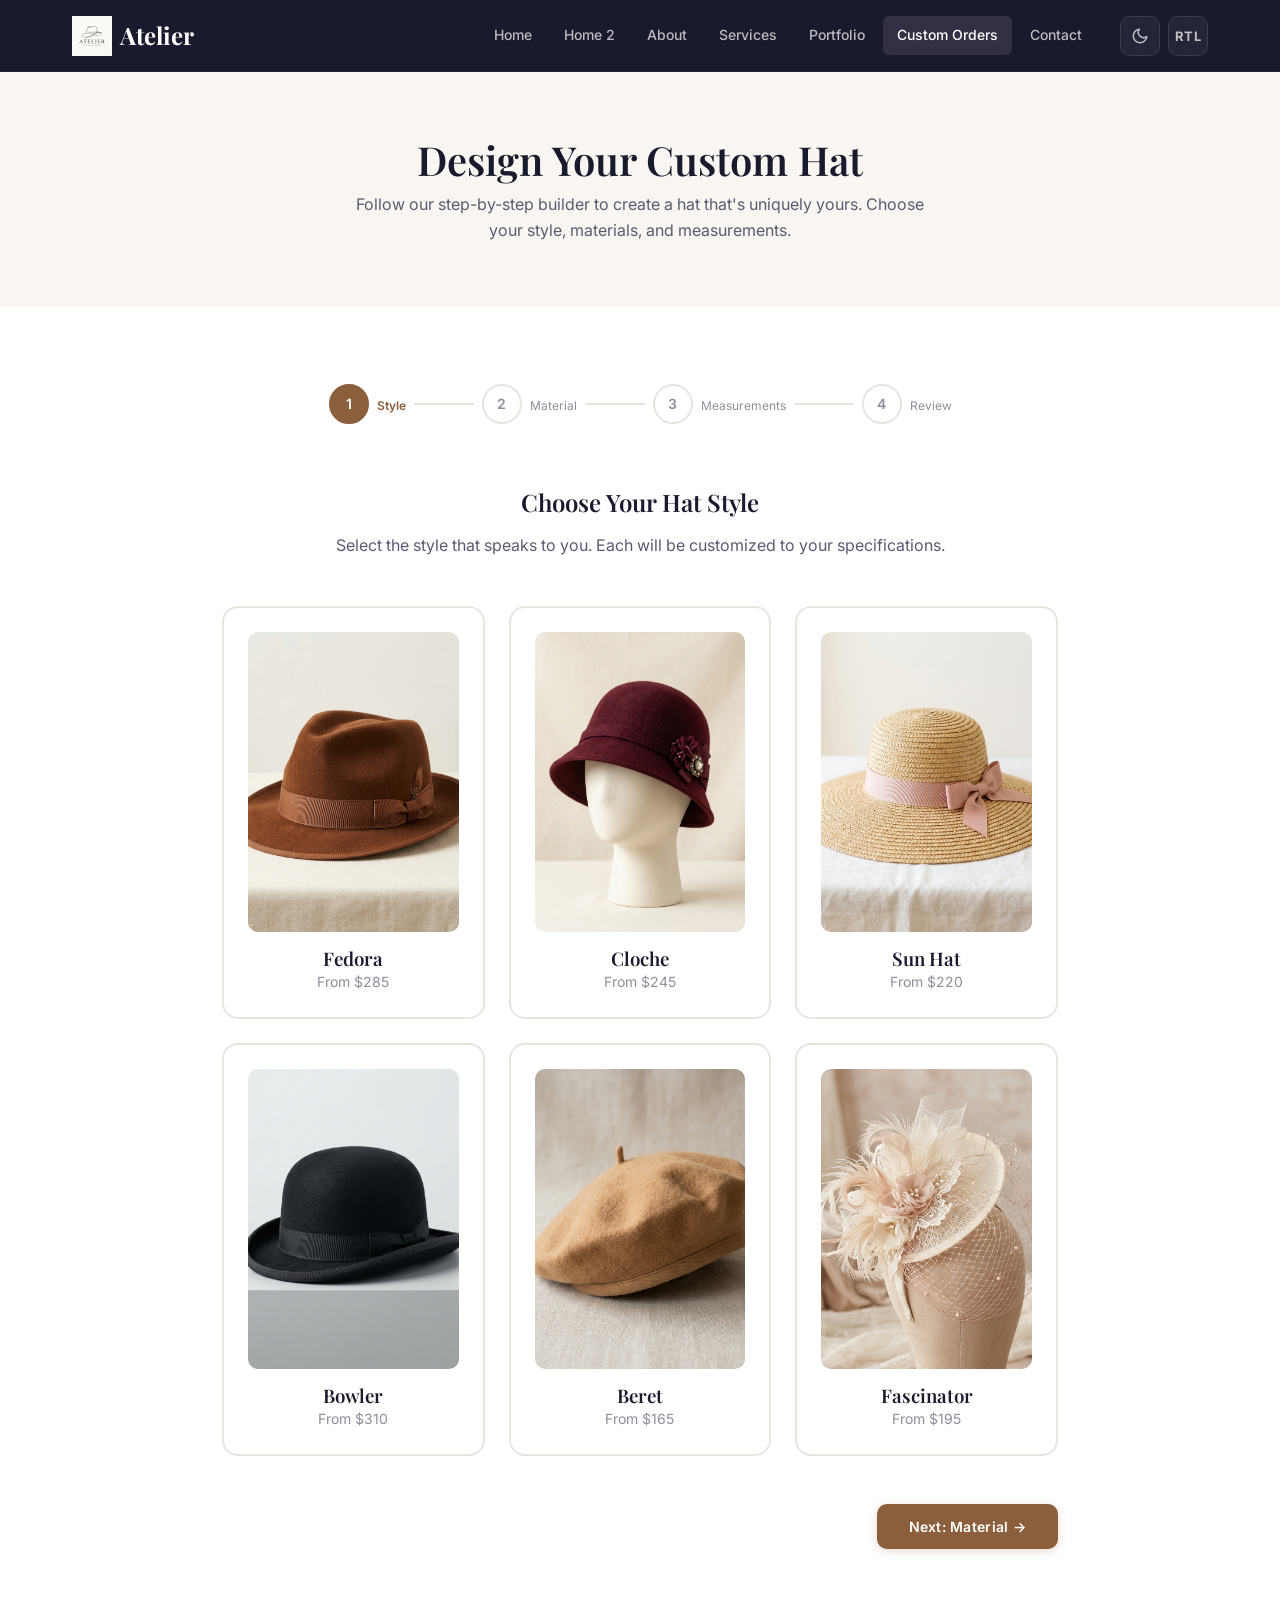
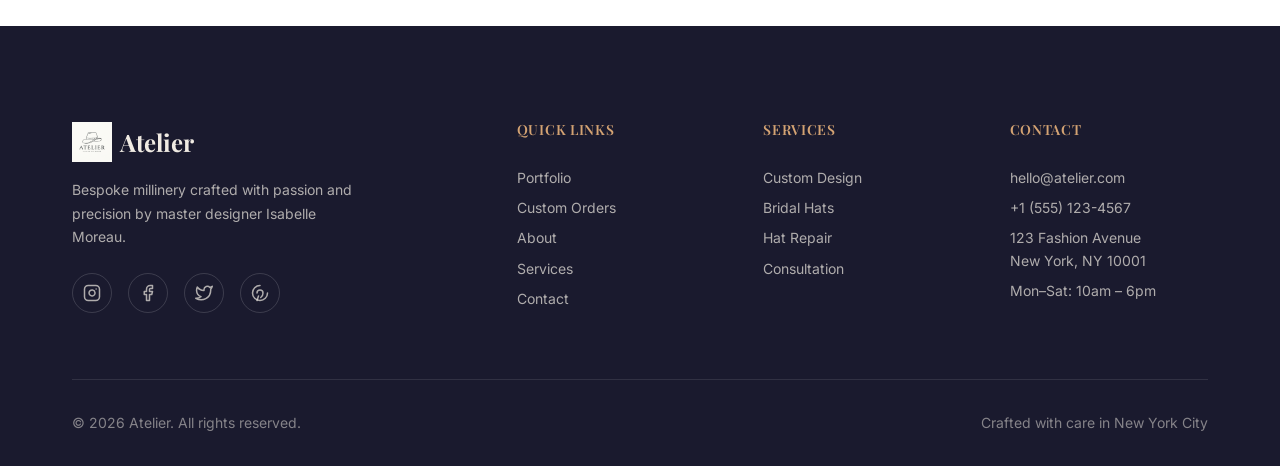
<file: custom-orders.html>
<!DOCTYPE html>
<html lang="en" data-theme="light" dir="ltr">
<head>
  <meta charset="UTF-8">
  <meta name="viewport" content="width=device-width, initial-scale=1.0">
  <meta name="description" content="Design your own custom hat with Atelier's bespoke builder. Choose style, material, color and measurements for a one-of-a-kind creation.">
  <title>Atelier | Custom Orders — Design Your Own Hat</title>
  <link rel="stylesheet" href="css/styles.css">
  <link rel="icon" href="data:image/svg+xml,<svg xmlns='http://www.w3.org/2000/svg' viewBox='0 0 100 100'><text y='.9em' font-size='90'>🎩</text></svg>">
  <style>
    .builder-hero { background:var(--bg-alt); margin-top:var(--header-h); padding:var(--space-3xl) 0; text-align:center; }
    .builder-hero h1 { font-size:var(--fs-3xl); margin-bottom:var(--space-sm); }
    .builder-hero p { color:var(--text-secondary); max-width:600px; margin:0 auto; }
    .material-grid { display:grid; grid-template-columns:repeat(3,1fr); gap:var(--space-md); }
    .material-card { border:2px solid var(--border); border-radius:var(--radius-md); padding:var(--space-lg); text-align:center; cursor:pointer; transition:all var(--transition); }
    .material-card:hover, .material-card.selected { border-color:var(--primary); background:var(--primary-light); }
    .material-card h4 { font-size:var(--fs-sm); margin-top:var(--space-sm); }
    .material-card p { font-size:var(--fs-xs); color:var(--text-muted); }
    .summary-card { background:var(--bg-alt); border:1px solid var(--border); border-radius:var(--radius-lg); padding:var(--space-2xl); }
    .summary-row { display:flex; justify-content:space-between; padding:var(--space-sm) 0; border-bottom:1px solid var(--border); font-size:var(--fs-sm); }
    .summary-row:last-child { border-bottom:none; }
    .summary-total { display:flex; justify-content:space-between; padding:var(--space-md) 0 0; font-size:var(--fs-xl); font-weight:700; color:var(--primary); border-top:2px solid var(--primary); margin-top:var(--space-md); }
    @media(max-width:768px){ .material-grid, .style-options { grid-template-columns:1fr !important; } }
  </style>
</head>
<body>
  <header class="header" id="header">
    <div class="header-inner">
      <a href="index.html" class="logo" id="logo">
        <img src="images/logo.png" alt="Atelier" height="40">
      <span>Atelier</span></a>
      <nav class="nav" id="main-nav">
        <a href="index.html">Home</a><a href="home-2.html">Home 2</a>
        <a href="about.html">About</a>
        <a href="services.html">Services</a>
        <a href="portfolio.html">Portfolio</a>
        <a href="custom-orders.html" class="active">Custom Orders</a>
        <a href="contact.html">Contact</a>
      </nav>
      <div class="header-actions">

        <button class="theme-toggle" id="theme-toggle" aria-label="Toggle theme"></button>
        <button class="rtl-toggle" id="rtl-toggle" aria-label="Toggle RTL"></button>
        <button class="hamburger" id="hamburger" aria-label="Toggle menu">
          <span></span><span></span><span></span>
        </button>
      </div>
    </div>
  </header>
  <div class="mobile-overlay" id="mobile-overlay"></div>
  <nav class="mobile-menu" id="mobile-menu">
    <div class="mobile-menu-toggles">

      <button class="theme-toggle" aria-label="Toggle theme"></button>
      <button class="rtl-toggle" aria-label="Toggle RTL"></button>
    </div>
    <a href="index.html">Home</a><a href="home-2.html">Home 2</a>
    <a href="about.html">About</a>
    <a href="services.html">Services</a>
    <a href="portfolio.html">Portfolio</a>
    <a href="custom-orders.html" class="active">Custom Orders</a>
    <a href="contact.html">Contact</a>
  </nav>

  <section class="builder-hero">
    <div class="container">
      <h1 class="animate-in">Design Your Custom Hat</h1>
      <p class="animate-in">Follow our step-by-step builder to create a hat that's uniquely yours. Choose your style, materials, and measurements.</p>
    </div>
  </section>

  <section class="section">
    <div class="container-sm">
      <!-- PROGRESS -->
      <div class="builder-progress" id="builder-progress">
        <div class="progress-step active" data-step="0"><div class="progress-dot">1</div><div class="progress-label">Style</div></div>
        <div class="progress-line"></div>
        <div class="progress-step" data-step="1"><div class="progress-dot">2</div><div class="progress-label">Material</div></div>
        <div class="progress-line"></div>
        <div class="progress-step" data-step="2"><div class="progress-dot">3</div><div class="progress-label">Measurements</div></div>
        <div class="progress-line"></div>
        <div class="progress-step" data-step="3"><div class="progress-dot">4</div><div class="progress-label">Review</div></div>
      </div>

      <!-- STEP 1: Style -->
      <div class="builder-panel active" id="panel-0">
        <h2 class="text-center" style="margin-bottom:var(--space-md);">Choose Your Hat Style</h2>
        <p class="text-center" style="color:var(--text-secondary);margin-bottom:var(--space-2xl);">Select the style that speaks to you. Each will be customized to your specifications.</p>
        <div class="style-options">
          <div class="style-card" onclick="this.parentElement.querySelectorAll('.style-card').forEach(c=>c.classList.remove('selected'));this.classList.add('selected');">
            <img src="images/products/fedora.png" alt="Fedora"><h3>Fedora</h3><p style="color:var(--text-muted);font-size:var(--fs-sm);">From $285</p>
          </div>
          <div class="style-card" onclick="this.parentElement.querySelectorAll('.style-card').forEach(c=>c.classList.remove('selected'));this.classList.add('selected');">
            <img src="images/products/cloche.png" alt="Cloche"><h3>Cloche</h3><p style="color:var(--text-muted);font-size:var(--fs-sm);">From $245</p>
          </div>
          <div class="style-card" onclick="this.parentElement.querySelectorAll('.style-card').forEach(c=>c.classList.remove('selected'));this.classList.add('selected');">
            <img src="images/products/sunhat.png" alt="Sun Hat"><h3>Sun Hat</h3><p style="color:var(--text-muted);font-size:var(--fs-sm);">From $220</p>
          </div>
          <div class="style-card" onclick="this.parentElement.querySelectorAll('.style-card').forEach(c=>c.classList.remove('selected'));this.classList.add('selected');">
            <img src="images/products/bowler.png" alt="Bowler"><h3>Bowler</h3><p style="color:var(--text-muted);font-size:var(--fs-sm);">From $310</p>
          </div>
          <div class="style-card" onclick="this.parentElement.querySelectorAll('.style-card').forEach(c=>c.classList.remove('selected'));this.classList.add('selected');">
            <img src="images/products/beret.png" alt="Beret"><h3>Beret</h3><p style="color:var(--text-muted);font-size:var(--fs-sm);">From $165</p>
          </div>
          <div class="style-card" onclick="this.parentElement.querySelectorAll('.style-card').forEach(c=>c.classList.remove('selected'));this.classList.add('selected');">
            <img src="images/products/fascinator.png" alt="Fascinator"><h3>Fascinator</h3><p style="color:var(--text-muted);font-size:var(--fs-sm);">From $195</p>
          </div>
        </div>
        <div class="builder-actions"><div></div><button class="btn btn-primary" onclick="nextStep()">Next: Material →</button></div>
      </div>

      <!-- STEP 2: Material & Color -->
      <div class="builder-panel" id="panel-1">
        <h2 class="text-center" style="margin-bottom:var(--space-md);">Select Material &amp; Color</h2>
        <p class="text-center" style="color:var(--text-secondary);margin-bottom:var(--space-2xl);">Choose from our premium selection of materials and colors.</p>
        <h3 style="margin-bottom:var(--space-md);">Material</h3>
        <div class="material-grid" style="margin-bottom:var(--space-2xl);">
          <div class="material-card" onclick="this.parentElement.querySelectorAll('.material-card').forEach(c=>c.classList.remove('selected'));this.classList.add('selected');"><h4>Italian Felt</h4><p>Premium rabbit fur felt</p></div>
          <div class="material-card" onclick="this.parentElement.querySelectorAll('.material-card').forEach(c=>c.classList.remove('selected'));this.classList.add('selected');"><h4>Straw</h4><p>Hand-woven natural straw</p></div>
          <div class="material-card" onclick="this.parentElement.querySelectorAll('.material-card').forEach(c=>c.classList.remove('selected'));this.classList.add('selected');"><h4>Wool</h4><p>Merino wool blend</p></div>
          <div class="material-card" onclick="this.parentElement.querySelectorAll('.material-card').forEach(c=>c.classList.remove('selected'));this.classList.add('selected');"><h4>Silk</h4><p>Luxurious silk fabric</p></div>
          <div class="material-card" onclick="this.parentElement.querySelectorAll('.material-card').forEach(c=>c.classList.remove('selected'));this.classList.add('selected');"><h4>Sinamay</h4><p>Natural abaca fibre</p></div>
          <div class="material-card" onclick="this.parentElement.querySelectorAll('.material-card').forEach(c=>c.classList.remove('selected'));this.classList.add('selected');"><h4>Velvet</h4><p>Plush cotton velvet</p></div>
        </div>
        <h3 style="margin-bottom:var(--space-md);">Color</h3>
        <div class="color-swatches" style="margin-bottom:var(--space-xl);">
          <div class="swatch" style="background:#1A1A2E;" onclick="this.parentElement.querySelectorAll('.swatch').forEach(s=>s.classList.remove('selected'));this.classList.add('selected');" title="Navy"></div>
          <div class="swatch" style="background:#8B5E3C;" onclick="this.parentElement.querySelectorAll('.swatch').forEach(s=>s.classList.remove('selected'));this.classList.add('selected');" title="Brown"></div>
          <div class="swatch" style="background:#2D2D2D;" onclick="this.parentElement.querySelectorAll('.swatch').forEach(s=>s.classList.remove('selected'));this.classList.add('selected');" title="Black"></div>
          <div class="swatch" style="background:#F5F0E8;" onclick="this.parentElement.querySelectorAll('.swatch').forEach(s=>s.classList.remove('selected'));this.classList.add('selected');" title="Cream"></div>
          <div class="swatch" style="background:#8B2252;" onclick="this.parentElement.querySelectorAll('.swatch').forEach(s=>s.classList.remove('selected'));this.classList.add('selected');" title="Burgundy"></div>
          <div class="swatch" style="background:#4A6741;" onclick="this.parentElement.querySelectorAll('.swatch').forEach(s=>s.classList.remove('selected'));this.classList.add('selected');" title="Forest Green"></div>
          <div class="swatch" style="background:#C4956A;" onclick="this.parentElement.querySelectorAll('.swatch').forEach(s=>s.classList.remove('selected'));this.classList.add('selected');" title="Camel"></div>
          <div class="swatch" style="background:#666;" onclick="this.parentElement.querySelectorAll('.swatch').forEach(s=>s.classList.remove('selected'));this.classList.add('selected');" title="Grey"></div>
        </div>
        <div class="builder-actions"><button class="btn btn-secondary" onclick="prevStep()">← Back</button><button class="btn btn-primary" onclick="nextStep()">Next: Measurements →</button></div>
      </div>

      <!-- STEP 3: Measurements -->
      <div class="builder-panel" id="panel-2">
        <h2 class="text-center" style="margin-bottom:var(--space-md);">Your Measurements</h2>
        <p class="text-center" style="color:var(--text-secondary);margin-bottom:var(--space-2xl);">For the perfect fit, provide your head measurements below.</p>
        <div style="max-width:500px;margin:0 auto;">
          <div class="form-group"><label class="form-label">Head Circumference (cm)</label><input type="number" class="form-input" placeholder="e.g. 57" min="50" max="65"></div>
          <div class="form-group"><label class="form-label">Preferred Brim Width</label>
            <select class="form-input"><option value="">Select brim width</option><option>Short (2")</option><option>Medium (2.75")</option><option>Wide (3.5")</option><option>Extra Wide (4"+)</option></select>
          </div>
          <div class="form-group"><label class="form-label">Crown Height Preference</label>
            <select class="form-input"><option value="">Select crown height</option><option>Low profile</option><option>Standard</option><option>Tall</option></select>
          </div>
          <div class="form-group"><label class="form-label">Special Notes (optional)</label><textarea class="form-input" placeholder="Any special requests, preferences or allergies to materials..."></textarea></div>
        </div>
        <div class="builder-actions"><button class="btn btn-secondary" onclick="prevStep()">← Back</button><button class="btn btn-primary" onclick="nextStep()">Review Order →</button></div>
      </div>

      <!-- STEP 4: Review -->
      <div class="builder-panel" id="panel-3">
        <h2 class="text-center" style="margin-bottom:var(--space-md);">Review Your Custom Order</h2>
        <p class="text-center" style="color:var(--text-secondary);margin-bottom:var(--space-2xl);">Here's a summary of your bespoke hat design. Everything look good?</p>
        <div class="summary-card" style="max-width:500px;margin:0 auto;">
          <div class="summary-row"><span>Hat Style</span><strong>Fedora</strong></div>
          <div class="summary-row"><span>Material</span><strong>Italian Felt</strong></div>
          <div class="summary-row"><span>Color</span><strong>Brown</strong></div>
          <div class="summary-row"><span>Head Size</span><strong>57 cm</strong></div>
          <div class="summary-row"><span>Brim Width</span><strong>Medium (2.75")</strong></div>
          <div class="summary-row"><span>Crown Height</span><strong>Standard</strong></div>
          <div class="summary-row"><span>Estimated Time</span><strong>3-4 Weeks</strong></div>
          <div class="summary-total"><span>Estimated Price</span><span>$350</span></div>
        </div>
        <div class="builder-actions" style="max-width:500px; margin:var(--space-2xl) auto 0;">
          <button class="btn btn-secondary btn-lg" onclick="prevStep()">← Back</button>
          <button class="btn btn-primary btn-lg">Confirm &amp; Book</button>
        </div>
      </div>
    </div>
  </section>

  <footer class="footer">
    <div class="container">
      <div class="footer-grid">
        <div class="footer-brand">
          <a href="index.html" class="logo" style="color:#F0EBE3;"><img src="images/logo.png" alt="Atelier" height="40"><span>Atelier</span></a>
          <p>Bespoke millinery crafted with passion and precision by master designer Isabelle Moreau.</p>
          <div class="footer-social">
            <a href="#" aria-label="Instagram"><svg xmlns="http://www.w3.org/2000/svg" width="18" height="18" viewBox="0 0 24 24" fill="none" stroke="currentColor" stroke-width="2" stroke-linecap="round" stroke-linejoin="round"><rect x="2" y="2" width="20" height="20" rx="5" ry="5"/><path d="M16 11.37A4 4 0 1 1 12.63 8 4 4 0 0 1 16 11.37z"/><line x1="17.5" y1="6.5" x2="17.51" y2="6.5"/></svg></a>
            <a href="#" aria-label="Facebook"><svg xmlns="http://www.w3.org/2000/svg" width="18" height="18" viewBox="0 0 24 24" fill="none" stroke="currentColor" stroke-width="2" stroke-linecap="round" stroke-linejoin="round"><path d="M18 2h-3a5 5 0 0 0-5 5v3H7v4h3v8h4v-8h3l1-4h-4V7a1 1 0 0 1 1-1h3z"/></svg></a>
            <a href="#" aria-label="Twitter"><svg xmlns="http://www.w3.org/2000/svg" width="18" height="18" viewBox="0 0 24 24" fill="none" stroke="currentColor" stroke-width="2" stroke-linecap="round" stroke-linejoin="round"><path d="M23 3a10.9 10.9 0 0 1-3.14 1.53 4.48 4.48 0 0 0-7.86 3v1A10.66 10.66 0 0 1 3 4s-4 9 5 13a11.64 11.64 0 0 1-7 2c9 5 20 0 20-11.5a4.5 4.5 0 0 0-.08-.83A7.72 7.72 0 0 0 23 3z"/></svg></a>
            <a href="#" aria-label="Pinterest"><svg xmlns="http://www.w3.org/2000/svg" width="18" height="18" viewBox="0 0 24 24" fill="none" stroke="currentColor" stroke-width="2" stroke-linecap="round" stroke-linejoin="round"><path d="M8 12a4 4 0 1 1 8 0c0 4-3 6-3 6"/><path d="M12 2a10 10 0 1 0 10 10"/><line x1="10" y1="16" x2="8" y2="22"/></svg></a>
          </div>
        </div>
        <div><h3 class="footer-title">Quick Links</h3><div class="footer-links"><a href="portfolio.html">Portfolio</a><a href="custom-orders.html">Custom Orders</a><a href="about.html">About</a><a href="services.html">Services</a><a href="contact.html">Contact</a></div></div>
        <div><h3 class="footer-title">Services</h3><div class="footer-links"><a href="services.html">Custom Design</a><a href="services.html">Bridal Hats</a><a href="services.html">Hat Repair</a><a href="services.html">Consultation</a></div></div>
        <div><h3 class="footer-title">Contact</h3><div class="footer-links"><a href="mailto:hello@atelier.com">hello@atelier.com</a><a href="tel:+15551234567">+1 (555) 123-4567</a><a href="contact.html">123 Fashion Avenue<br>New York, NY 10001</a><a href="#">Mon–Sat: 10am – 6pm</a></div></div>
      </div>
      <div class="footer-bottom"><p>&copy; 2026 Atelier. All rights reserved.</p><p>Crafted with care in New York City</p></div>
    </div>
  </footer>
  <script src="js/main.js"></script>
  <script>initBuilder();</script>
</body>
</html>
</file>
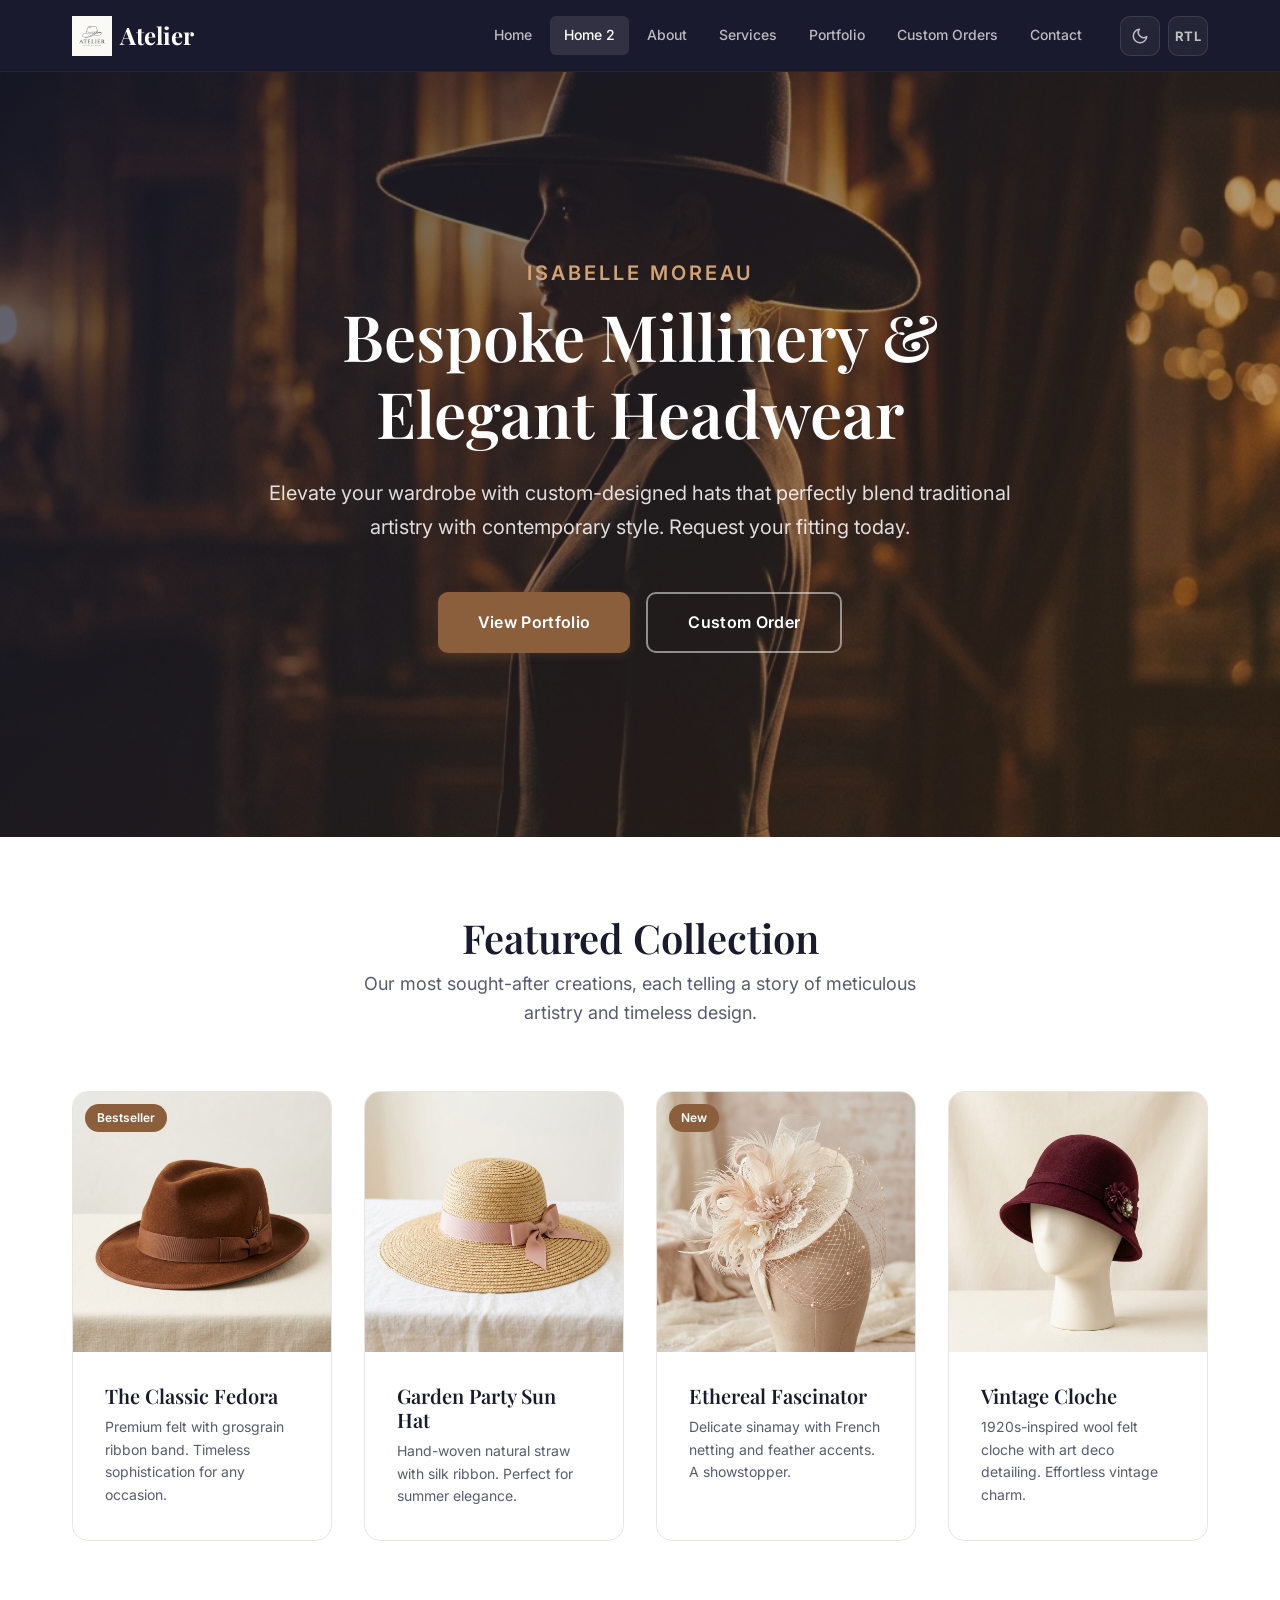
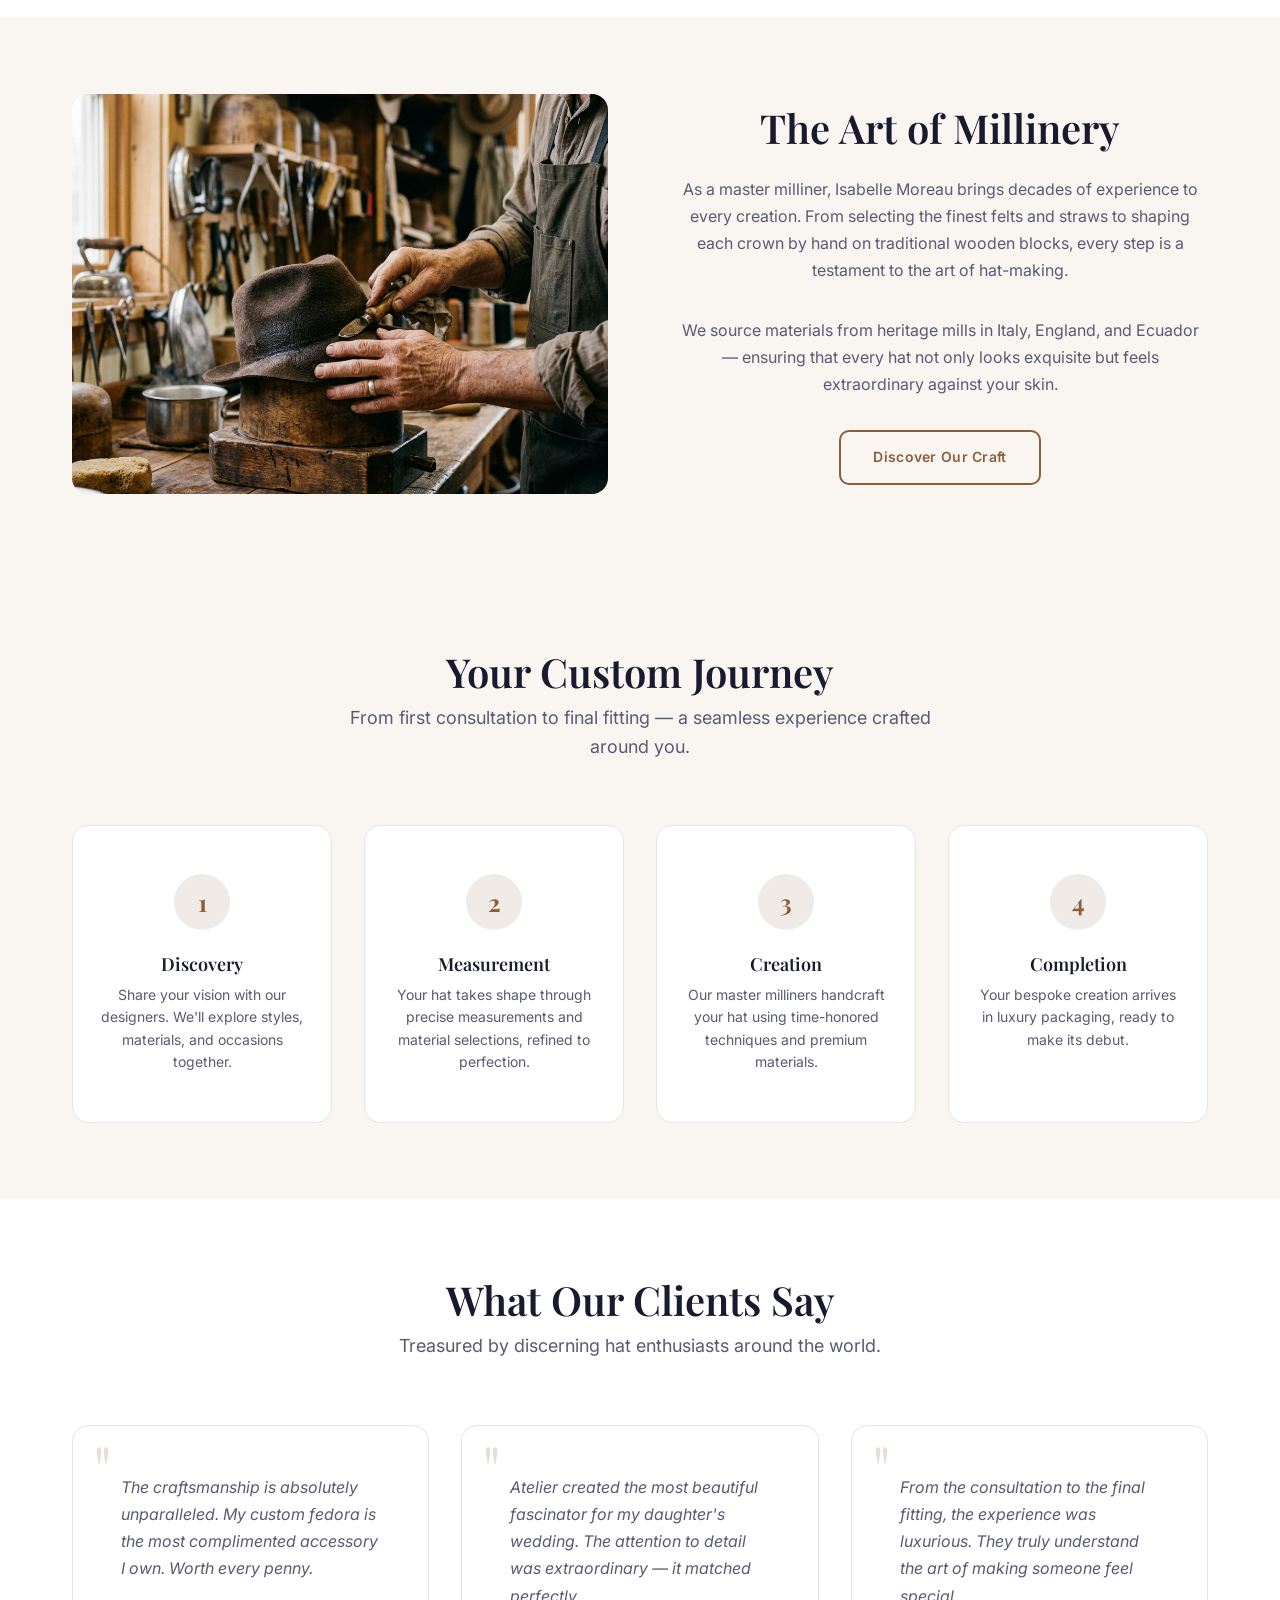
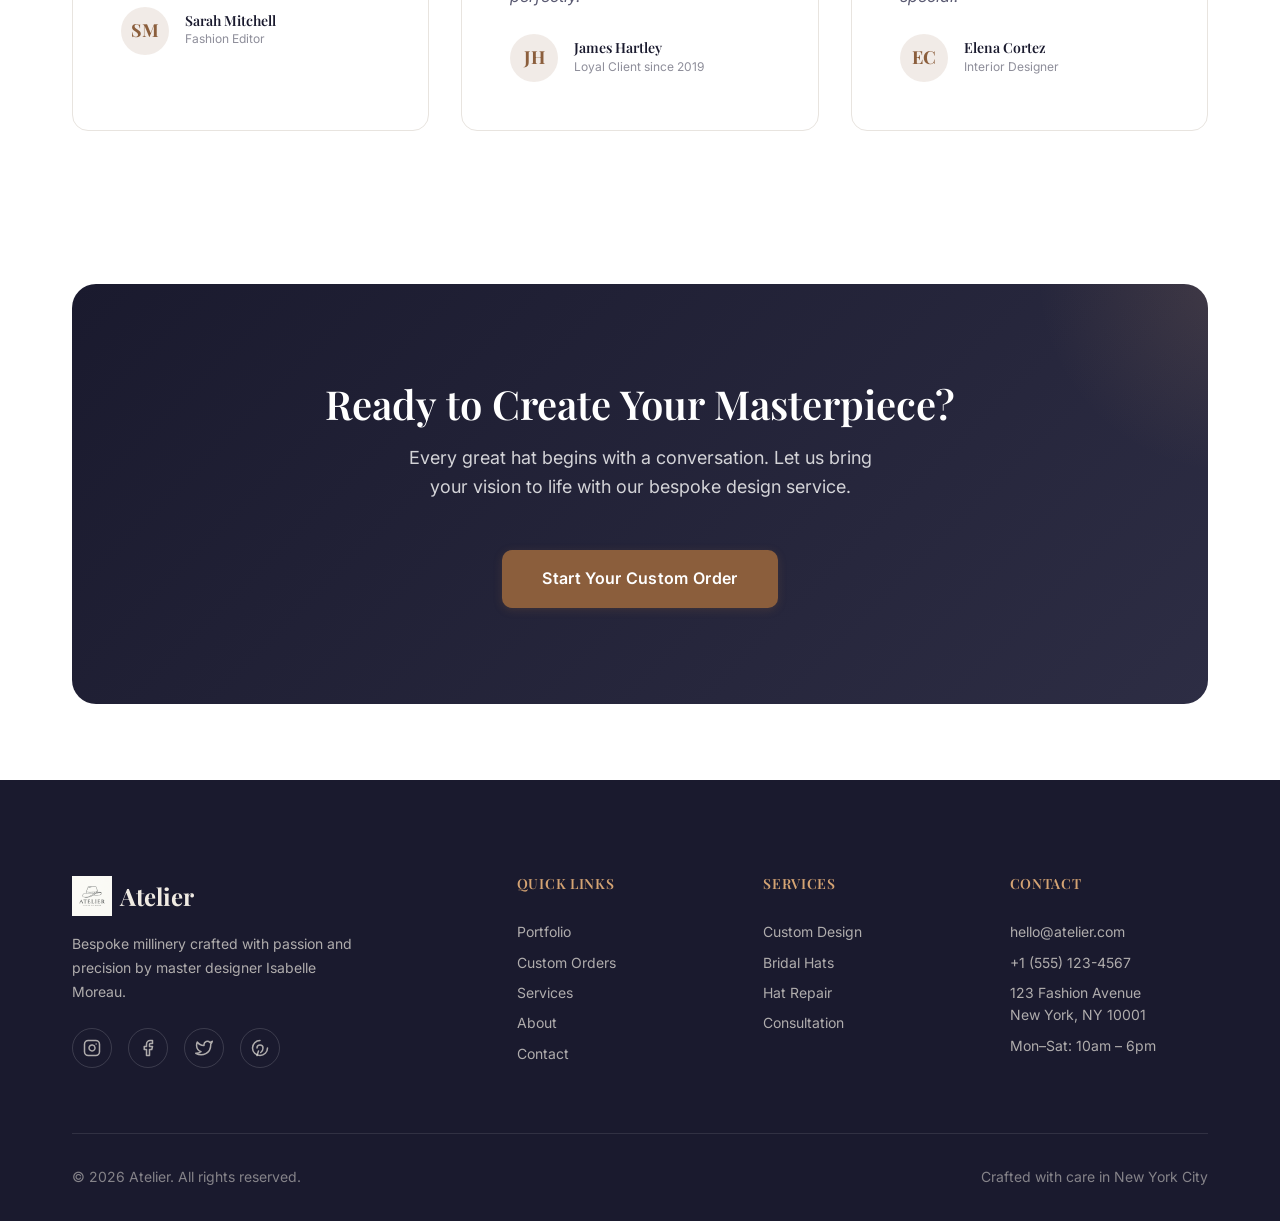
<file: home-2.html>
<!DOCTYPE html>
<html lang="en" data-theme="light" dir="ltr">

<head>
  <meta charset="UTF-8">
  <meta name="viewport" content="width=device-width, initial-scale=1.0">
  <meta name="description"
    content="Atelier — Bespoke handcrafted hats made with premium materials. Explore our luxury millinery collection or design your own custom hat.">
  <title>Atelier | Custom Hat Maker — Luxury Millinery</title>
  <link rel="stylesheet" href="css/styles.css">
  <link rel="icon"
    href="data:image/svg+xml,<svg xmlns='http://www.w3.org/2000/svg' viewBox='0 0 100 100'><text y='.9em' font-size='90'>🎩</text></svg>">
</head>

<body>
  <!-- HEADER -->
  <header class="header" id="header">
    <div class="header-inner">
      <a href="index.html" class="logo" id="logo">
        <img src="images/logo.png" alt="Atelier" height="40">
      <span>Atelier</span></a>
      <nav class="nav" id="main-nav">
        <a href="index.html">Home</a><a href="home-2.html" class="active">Home 2</a>
        <a href="about.html">About</a>
        <a href="services.html">Services</a>
        <a href="portfolio.html">Portfolio</a>
        <a href="custom-orders.html">Custom Orders</a>
        <a href="contact.html">Contact</a>
      </nav>
      <div class="header-actions">

        <button class="theme-toggle" id="theme-toggle" aria-label="Toggle theme"></button>
        <button class="rtl-toggle" id="rtl-toggle" aria-label="Toggle RTL"></button>
        <button class="hamburger" id="hamburger" aria-label="Toggle menu">
          <span></span><span></span><span></span>
        </button>
      </div>
    </div>
  </header>

  <!-- MOBILE MENU -->
  <div class="mobile-overlay" id="mobile-overlay"></div>
  <nav class="mobile-menu" id="mobile-menu">
    <div class="mobile-menu-toggles">

      <button class="theme-toggle" aria-label="Toggle theme"></button>
      <button class="rtl-toggle" aria-label="Toggle RTL"></button>
    </div>
    <a href="index.html">Home</a><a href="home-2.html" class="active">Home 2</a>
    <a href="about.html">About</a>
    <a href="services.html">Services</a>
    <a href="portfolio.html">Portfolio</a>
    <a href="custom-orders.html">Custom Orders</a>
    <a href="contact.html">Contact</a>
  </nav>

  <!-- HERO -->
  <section class="hero" id="hero">
    <div class="hero-bg">
      <img src="images/hero-2.png" alt="Luxury handcrafted hats displayed in atelier workshop">
    </div>
    <div class="container">
      <div class="hero-content animate-in">
        <p style="text-transform: uppercase; letter-spacing: 0.15em; margin-bottom: 0.5rem; color: var(--accent); font-weight: 600;">Isabelle Moreau</p>
        <h1>Bespoke Millinery & Elegant Headwear</h1>
        <p>Elevate your wardrobe with custom-designed hats that perfectly blend traditional artistry with contemporary style. Request your fitting today.</p>
        <div class="hero-actions">
          <a href="portfolio.html" class="btn btn-primary btn-lg">View Portfolio</a>
          <a href="custom-orders.html" class="btn btn-secondary btn-lg">Custom Order</a>
        </div>
      </div>
    </div>
  </section>

  <!-- FEATURED PRODUCTS -->
  <section class="section" id="featured-products">
    <div class="container">
      <h2 class="section-title reveal">Featured Collection</h2>
      <p class="section-subtitle reveal">Our most sought-after creations, each telling a story of meticulous artistry
        and timeless design.</p>
      <div class="grid-4 reveal">
        <div class="card" id="product-fedora">
          <div class="card-img-wrap">
            <img src="images/products/fedora.png" alt="Classic Fedora" class="card-img">
            <span class="card-badge">Bestseller</span>
          </div>
          <div class="card-body">
            <h3 class="card-title">The Classic Fedora</h3>
            <p class="card-text">Premium felt with grosgrain ribbon band. Timeless sophistication for any occasion.</p>
            
          </div>
        </div>
        <div class="card" id="product-sunhat">
          <div class="card-img-wrap">
            <img src="images/products/sunhat.png" alt="Summer Sun Hat" class="card-img">
          </div>
          <div class="card-body">
            <h3 class="card-title">Garden Party Sun Hat</h3>
            <p class="card-text">Hand-woven natural straw with silk ribbon. Perfect for summer elegance.</p>
            
          </div>
        </div>
        <div class="card" id="product-fascinator">
          <div class="card-img-wrap">
            <img src="images/products/fascinator.png" alt="Fascinator" class="card-img">
            <span class="card-badge">New</span>
          </div>
          <div class="card-body">
            <h3 class="card-title">Ethereal Fascinator</h3>
            <p class="card-text">Delicate sinamay with French netting and feather accents. A showstopper.</p>
            
          </div>
        </div>
        <div class="card" id="product-cloche">
          <div class="card-img-wrap">
            <img src="images/products/cloche.png" alt="Vintage Cloche" class="card-img">
          </div>
          <div class="card-body">
            <h3 class="card-title">Vintage Cloche</h3>
            <p class="card-text">1920s-inspired wool felt cloche with art deco detailing. Effortless vintage charm.</p>
            
          </div>
        </div>
      </div>
    </div>
  </section>

  <!-- CRAFTSMANSHIP -->
  <section class="section" id="craftsmanship" style="background:var(--bg-alt);">
    <div class="container">
      <div class="split reveal">
        <div class="split-img">
          <img src="images/craftsmanship.png" alt="Artisan hands crafting a hat on a wooden hat block">
        </div>
        <div class="split-content text-center">
          <h2>The Art of Millinery</h2>
          <p>As a master milliner, Isabelle Moreau brings decades of experience to every creation. From selecting the finest felts and
            straws to shaping each crown by hand on traditional wooden blocks, every step is a testament to the art of
            hat-making.</p>
          <p>We source materials from heritage mills in Italy, England, and Ecuador — ensuring that every hat not only
            looks exquisite but feels extraordinary against your skin.</p>
          <a href="about.html" class="btn btn-secondary">Discover Our Craft</a>
        </div>
      </div>
    </div>
  </section>

  <!-- CUSTOM PROCESS -->
  <section class="section" id="custom-process" style="background:var(--bg-alt);">
    <div class="container">
      <h2 class="section-title reveal">Your Custom Journey</h2>
      <p class="section-subtitle reveal">From first consultation to final fitting — a seamless experience crafted around
        you.</p>
      <div class="process-steps reveal">
        <div class="step">
          <div class="step-number">1</div>
          <h3>Discovery</h3>
          <p>Share your vision with our designers. We'll explore styles, materials, and occasions together.</p>
        </div>
        <div class="step">
          <div class="step-number">2</div>
          <h3>Measurement</h3>
          <p>Your hat takes shape through precise measurements and material selections, refined to perfection.</p>
        </div>
        <div class="step">
          <div class="step-number">3</div>
          <h3>Creation</h3>
          <p>Our master milliners handcraft your hat using time-honored techniques and premium materials.</p>
        </div>
        <div class="step">
          <div class="step-number">4</div>
          <h3>Completion</h3>
          <p>Your bespoke creation arrives in luxury packaging, ready to make its debut.</p>
        </div>
      </div>
    </div>
  </section>

  <!-- TESTIMONIALS -->
  <section class="section" id="testimonials">
    <div class="container">
      <h2 class="section-title reveal">What Our Clients Say</h2>
      <p class="section-subtitle reveal">Treasured by discerning hat enthusiasts around the world.</p>
      <div class="grid-3 reveal">
        <div class="testimonial-card">
          <p class="testimonial-text">The craftsmanship is absolutely unparalleled. My custom fedora is the most
            complimented accessory I own. Worth every penny.</p>
          <div class="testimonial-author">
            <div class="testimonial-avatar">SM</div>
            <div class="testimonial-info">
              <h4>Sarah Mitchell</h4>
              <p>Fashion Editor</p>
            </div>
          </div>
        </div>
        <div class="testimonial-card">
          <p class="testimonial-text">Atelier created the most beautiful fascinator for my daughter's wedding. The
            attention to detail was extraordinary — it matched perfectly.</p>
          <div class="testimonial-author">
            <div class="testimonial-avatar">JH</div>
            <div class="testimonial-info">
              <h4>James Hartley</h4>
              <p>Loyal Client since 2019</p>
            </div>
          </div>
        </div>
        <div class="testimonial-card">
          <p class="testimonial-text">From the consultation to the final fitting, the experience was luxurious. They
            truly understand the art of making someone feel special.</p>
          <div class="testimonial-author">
            <div class="testimonial-avatar">EC</div>
            <div class="testimonial-info">
              <h4>Elena Cortez</h4>
              <p>Interior Designer</p>
            </div>
          </div>
        </div>
      </div>
    </div>
  </section>

  <!-- CTA SECTION -->
  <section class="section" id="cta-section">
    <div class="container">
      <div class="cta-banner reveal">
        <h2>Ready to Create Your Masterpiece?</h2>
        <p>Every great hat begins with a conversation. Let us bring your vision to life with our bespoke design service.
        </p>
        <a href="custom-orders.html" class="btn btn-primary btn-lg">Start Your Custom Order</a>
      </div>
    </div>
  </section>

  <!-- FOOTER -->
  <footer class="footer" id="footer">
    <div class="container">
      <div class="footer-grid">
        <div class="footer-brand">
          <a href="index.html" class="logo" style="color:#F0EBE3;"><img src="images/logo.png" alt="Atelier"
              height="40"><span>Atelier</span></a>
          <p>Bespoke millinery crafted with passion and precision by master designer Isabelle Moreau.</p>
          <div class="footer-social">
            <a href="#" aria-label="Instagram"><svg xmlns="http://www.w3.org/2000/svg" width="18" height="18"
                viewBox="0 0 24 24" fill="none" stroke="currentColor" stroke-width="2" stroke-linecap="round"
                stroke-linejoin="round">
                <rect x="2" y="2" width="20" height="20" rx="5" ry="5" />
                <path d="M16 11.37A4 4 0 1 1 12.63 8 4 4 0 0 1 16 11.37z" />
                <line x1="17.5" y1="6.5" x2="17.51" y2="6.5" />
              </svg></a>
            <a href="#" aria-label="Facebook"><svg xmlns="http://www.w3.org/2000/svg" width="18" height="18"
                viewBox="0 0 24 24" fill="none" stroke="currentColor" stroke-width="2" stroke-linecap="round"
                stroke-linejoin="round">
                <path d="M18 2h-3a5 5 0 0 0-5 5v3H7v4h3v8h4v-8h3l1-4h-4V7a1 1 0 0 1 1-1h3z" />
              </svg></a>
            <a href="#" aria-label="Twitter"><svg xmlns="http://www.w3.org/2000/svg" width="18" height="18"
                viewBox="0 0 24 24" fill="none" stroke="currentColor" stroke-width="2" stroke-linecap="round"
                stroke-linejoin="round">
                <path
                  d="M23 3a10.9 10.9 0 0 1-3.14 1.53 4.48 4.48 0 0 0-7.86 3v1A10.66 10.66 0 0 1 3 4s-4 9 5 13a11.64 11.64 0 0 1-7 2c9 5 20 0 20-11.5a4.5 4.5 0 0 0-.08-.83A7.72 7.72 0 0 0 23 3z" />
              </svg></a>
            <a href="#" aria-label="Pinterest"><svg xmlns="http://www.w3.org/2000/svg" width="18" height="18"
                viewBox="0 0 24 24" fill="none" stroke="currentColor" stroke-width="2" stroke-linecap="round"
                stroke-linejoin="round">
                <path d="M8 12a4 4 0 1 1 8 0c0 4-3 6-3 6" />
                <path d="M12 2a10 10 0 1 0 10 10" />
                <line x1="10" y1="16" x2="8" y2="22" />
              </svg></a>
          </div>
        </div>
        <div>
          <h3 class="footer-title">Quick Links</h3>
          <div class="footer-links"><a href="portfolio.html">Portfolio</a><a href="custom-orders.html">Custom Orders</a><a
              href="services.html">Services</a><a href="about.html">About</a><a href="contact.html">Contact</a></div>
        </div>
        <div>
          <h3 class="footer-title">Services</h3>
          <div class="footer-links"><a href="services.html">Custom Design</a><a href="services.html">Bridal Hats</a><a
              href="services.html">Hat Repair</a><a href="services.html">Consultation</a></div>
        </div>
        <div>
          <h3 class="footer-title">Contact</h3>
          <div class="footer-links"><a href="mailto:hello@atelier.com">hello@atelier.com</a><a
              href="tel:+15551234567">+1 (555) 123-4567</a><a href="contact.html">123 Fashion Avenue<br>New York, NY
              10001</a><a href="#">Mon–Sat: 10am – 6pm</a></div>
        </div>
      </div>
      <div class="footer-bottom">
        <p>&copy; 2026 Atelier. All rights reserved.</p>
        <p>Crafted with care in New York City</p>
      </div>
    </div>
  </footer>

  <script src="js/main.js"></script>
</body>

</html>
</file>
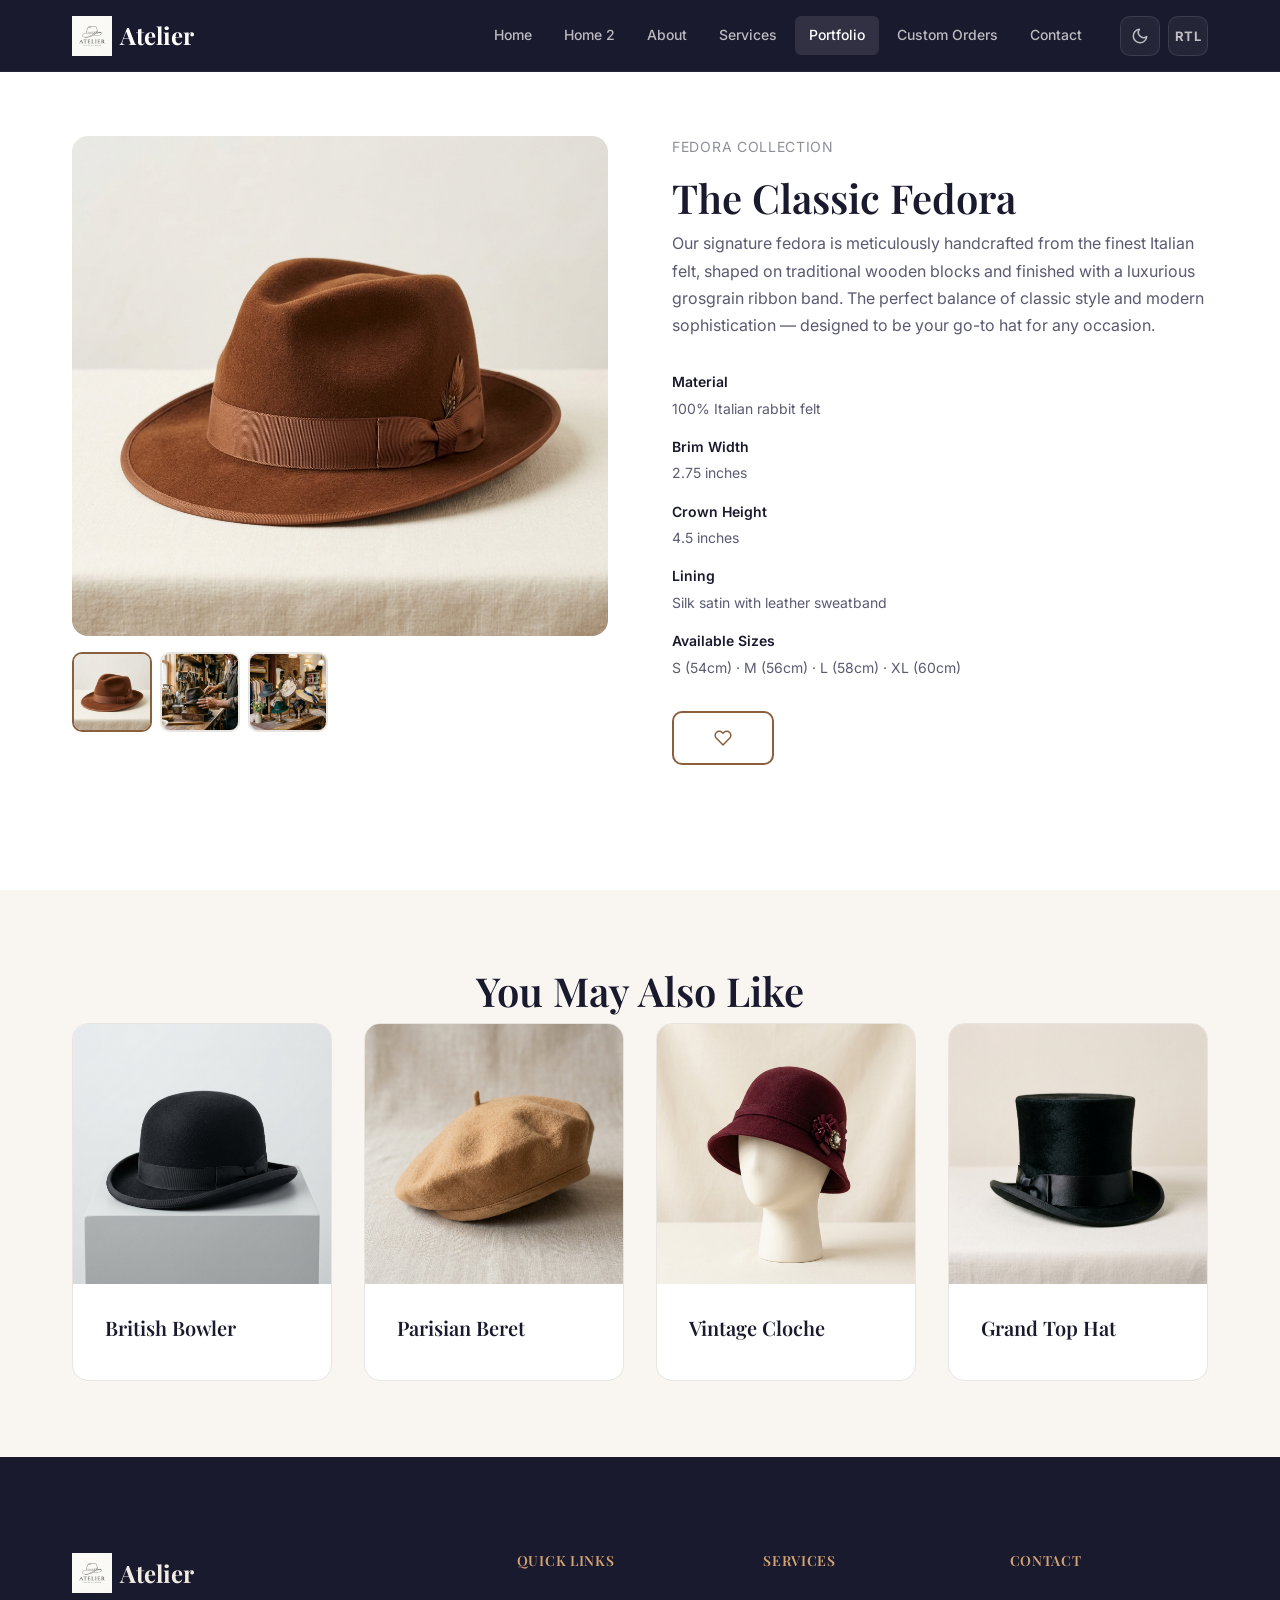
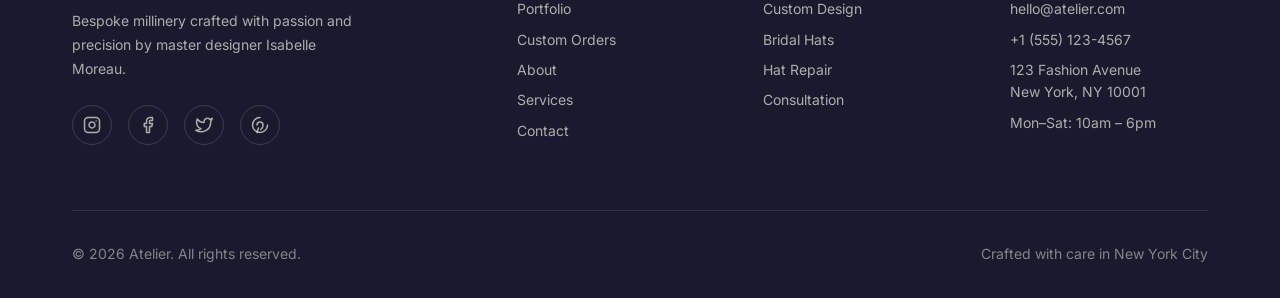
<file: portfolio-detail.html>
<!DOCTYPE html>
<html lang="en" data-theme="light" dir="ltr">
<head>
  <meta charset="UTF-8">
  <meta name="viewport" content="width=device-width, initial-scale=1.0">
  <meta name="description" content="The Classic Fedora — Premium handcrafted felt fedora with grosgrain ribbon band. Shop Atelier luxury millinery.">
  <title>Atelier | The Classic Fedora — Product Detail</title>
  <link rel="stylesheet" href="css/styles.css">
  <link rel="icon" href="data:image/svg+xml,<svg xmlns='http://www.w3.org/2000/svg' viewBox='0 0 100 100'><text y='.9em' font-size='90'>🎩</text></svg>">
  <style>
    .product-layout { display:grid; grid-template-columns:1fr 1fr; gap:var(--space-3xl); margin-top:var(--header-h); padding-top:var(--space-3xl); }
    .product-gallery { position:sticky; top:calc(var(--header-h) + var(--space-xl)); align-self:start; }
    .product-main-img { border-radius:var(--radius-lg); overflow:hidden; margin-bottom:var(--space-md); }
    .product-main-img img { width:100%; height:500px; object-fit:cover; }
    .product-thumbs { display:flex; gap:var(--space-sm); }
    .product-thumb { width:80px; height:80px; border-radius:var(--radius-md); overflow:hidden; border:2px solid var(--border); cursor:pointer; transition:all var(--transition); }
    .product-thumb:hover, .product-thumb.active { border-color:var(--primary); }
    .product-thumb img { width:100%; height:100%; object-fit:cover; }
    .product-info h1 { font-size:var(--fs-3xl); margin-bottom:var(--space-sm); }
    .product-info .product-category { font-size:var(--fs-sm); color:var(--text-muted); text-transform:uppercase; letter-spacing:0.05em; margin-bottom:var(--space-md); }
    .product-info .product-price { font-size:var(--fs-2xl); font-weight:700; color:var(--primary); margin-bottom:var(--space-xl); }
    .product-info .product-desc { color:var(--text-secondary); line-height:1.7; margin-bottom:var(--space-xl); }
    .product-details-list { margin-bottom:var(--space-xl); }
    .product-details-list dt { font-weight:600; font-size:var(--fs-sm); margin-bottom:4px; }
    .product-details-list dd { color:var(--text-secondary); font-size:var(--fs-sm); margin-bottom:var(--space-md); }
    .quantity-selector { display:flex; align-items:center; gap:var(--space-sm); margin-bottom:var(--space-xl); }
    .quantity-selector button { width:40px; height:40px; border:1.5px solid var(--border); border-radius:var(--radius-md); font-size:var(--fs-lg); display:flex; align-items:center; justify-content:center; transition:all var(--transition); }
    .quantity-selector button:hover { border-color:var(--primary); color:var(--primary); }
    .quantity-selector input { width:50px; text-align:center; font-size:var(--fs-base); font-weight:600; padding:8px; border:1.5px solid var(--border); border-radius:var(--radius-md); }
    .product-actions { display:flex; gap:var(--space-md); margin-bottom:var(--space-2xl); }
    @media(max-width:768px){ .product-layout{grid-template-columns:1fr;} .product-gallery{position:static;} .product-main-img img{height:350px;} }
  </style>
</head>
<body>
  <header class="header"><div class="header-inner">
    <a href="index.html" class="logo"><img src="images/logo.png" alt="Atelier" height="40"><span>Atelier</span></a>
    <nav class="nav"><a href="index.html">Home</a><a href="home-2.html">Home 2</a><a href="about.html">About</a><a href="services.html">Services</a><a href="portfolio.html" class="active">Portfolio</a><a href="custom-orders.html">Custom Orders</a><a href="contact.html">Contact</a></nav>
    <div class="header-actions"><button class="theme-toggle" aria-label="Toggle theme"></button><button class="rtl-toggle" aria-label="Toggle RTL"></button><button class="hamburger" aria-label="Toggle menu"><span></span><span></span><span></span></button></div>
  </div></header>
  <div class="mobile-overlay"></div>
  <nav class="mobile-menu">
    <div class="mobile-menu-toggles">

      <button class="theme-toggle" aria-label="Toggle theme"></button>
      <button class="rtl-toggle" aria-label="Toggle RTL"></button>
    </div>
    <a href="index.html">Home</a><a href="home-2.html">Home 2</a><a href="about.html">About</a><a href="services.html">Services</a><a href="portfolio.html" class="active">Portfolio</a><a href="custom-orders.html">Custom Orders</a><a href="contact.html">Contact</a>
  </nav>

  <section class="section" style="padding-top:0;">
    <div class="container">
      <div class="product-layout">
        <div class="product-gallery animate-in">
          <div class="product-main-img"><img src="images/products/fedora.png" alt="The Classic Fedora" id="main-product-img"></div>
          <div class="product-thumbs">
            <div class="product-thumb active" onclick="document.getElementById('main-product-img').src='images/products/fedora.png'; this.parentElement.querySelectorAll('.product-thumb').forEach(t=>t.classList.remove('active')); this.classList.add('active');"><img src="images/products/fedora.png" alt="Fedora front"></div>
            <div class="product-thumb" onclick="document.getElementById('main-product-img').src='images/craftsmanship.png'; this.parentElement.querySelectorAll('.product-thumb').forEach(t=>t.classList.remove('active')); this.classList.add('active');"><img src="images/craftsmanship.png" alt="Crafting process"></div>
            <div class="product-thumb" onclick="document.getElementById('main-product-img').src='images/about/story.png'; this.parentElement.querySelectorAll('.product-thumb').forEach(t=>t.classList.remove('active')); this.classList.add('active');"><img src="images/about/story.png" alt="Collection"></div>
          </div>
        </div>
        <div class="product-info animate-in">
          <p class="product-category">Fedora Collection</p>
          <h1>The Classic Fedora</h1>
          <p class="product-desc">Our signature fedora is meticulously handcrafted from the finest Italian felt, shaped on traditional wooden blocks and finished with a luxurious grosgrain ribbon band. The perfect balance of classic style and modern sophistication — designed to be your go-to hat for any occasion.</p>
          <dl class="product-details-list">
            <dt>Material</dt><dd>100% Italian rabbit felt</dd>
            <dt>Brim Width</dt><dd>2.75 inches</dd>
            <dt>Crown Height</dt><dd>4.5 inches</dd>
            <dt>Lining</dt><dd>Silk satin with leather sweatband</dd>
            <dt>Available Sizes</dt><dd>S (54cm) · M (56cm) · L (58cm) · XL (60cm)</dd>
          </dl>

          <div class="product-actions">
            
            <button class="btn btn-secondary btn-lg">
              <svg xmlns="http://www.w3.org/2000/svg" width="18" height="18" viewBox="0 0 24 24" fill="none" stroke="currentColor" stroke-width="2" stroke-linecap="round" stroke-linejoin="round"><path d="M20.84 4.61a5.5 5.5 0 0 0-7.78 0L12 5.67l-1.06-1.06a5.5 5.5 0 0 0-7.78 7.78l1.06 1.06L12 21.23l7.78-7.78 1.06-1.06a5.5 5.5 0 0 0 0-7.78z"/></svg>
            </button>
          </div>
        </div>
      </div>
    </div>
  </section>

  <!-- RELATED PRODUCTS -->
  <section class="section" style="background:var(--bg-alt);">
    <div class="container">
      <h2 class="section-title reveal">You May Also Like</h2>
      <div class="grid-4 reveal">
        <a href="portfolio-detail.html" class="card"><div class="card-img-wrap"><img src="images/products/bowler.png" alt="Bowler" class="card-img"></div><div class="card-body"><h3 class="card-title">British Bowler</h3></div></a>
        <a href="portfolio-detail.html" class="card"><div class="card-img-wrap"><img src="images/products/beret.png" alt="Beret" class="card-img"></div><div class="card-body"><h3 class="card-title">Parisian Beret</h3></div></a>
        <a href="portfolio-detail.html" class="card"><div class="card-img-wrap"><img src="images/products/cloche.png" alt="Cloche" class="card-img"></div><div class="card-body"><h3 class="card-title">Vintage Cloche</h3></div></a>
        <a href="portfolio-detail.html" class="card"><div class="card-img-wrap"><img src="images/products/tophat.png" alt="Top Hat" class="card-img"></div><div class="card-body"><h3 class="card-title">Grand Top Hat</h3></div></a>
      </div>
    </div>
  </section>

  <footer class="footer">
    <div class="container">
      <div class="footer-grid">
        <div class="footer-brand">
          <a href="index.html" class="logo" style="color:#F0EBE3;"><img src="images/logo.png" alt="Atelier" height="40"><span>Atelier</span></a>
          <p>Bespoke millinery crafted with passion and precision by master designer Isabelle Moreau.</p>
          <div class="footer-social">
            <a href="#" aria-label="Instagram"><svg xmlns="http://www.w3.org/2000/svg" width="18" height="18" viewBox="0 0 24 24" fill="none" stroke="currentColor" stroke-width="2" stroke-linecap="round" stroke-linejoin="round"><rect x="2" y="2" width="20" height="20" rx="5" ry="5"/><path d="M16 11.37A4 4 0 1 1 12.63 8 4 4 0 0 1 16 11.37z"/><line x1="17.5" y1="6.5" x2="17.51" y2="6.5"/></svg></a>
            <a href="#" aria-label="Facebook"><svg xmlns="http://www.w3.org/2000/svg" width="18" height="18" viewBox="0 0 24 24" fill="none" stroke="currentColor" stroke-width="2" stroke-linecap="round" stroke-linejoin="round"><path d="M18 2h-3a5 5 0 0 0-5 5v3H7v4h3v8h4v-8h3l1-4h-4V7a1 1 0 0 1 1-1h3z"/></svg></a>
            <a href="#" aria-label="Twitter"><svg xmlns="http://www.w3.org/2000/svg" width="18" height="18" viewBox="0 0 24 24" fill="none" stroke="currentColor" stroke-width="2" stroke-linecap="round" stroke-linejoin="round"><path d="M23 3a10.9 10.9 0 0 1-3.14 1.53 4.48 4.48 0 0 0-7.86 3v1A10.66 10.66 0 0 1 3 4s-4 9 5 13a11.64 11.64 0 0 1-7 2c9 5 20 0 20-11.5a4.5 4.5 0 0 0-.08-.83A7.72 7.72 0 0 0 23 3z"/></svg></a>
            <a href="#" aria-label="Pinterest"><svg xmlns="http://www.w3.org/2000/svg" width="18" height="18" viewBox="0 0 24 24" fill="none" stroke="currentColor" stroke-width="2" stroke-linecap="round" stroke-linejoin="round"><path d="M8 12a4 4 0 1 1 8 0c0 4-3 6-3 6"/><path d="M12 2a10 10 0 1 0 10 10"/><line x1="10" y1="16" x2="8" y2="22"/></svg></a>
          </div>
        </div>
        <div><h3 class="footer-title">Quick Links</h3><div class="footer-links"><a href="portfolio.html">Portfolio</a><a href="custom-orders.html">Custom Orders</a><a href="about.html">About</a><a href="services.html">Services</a><a href="contact.html">Contact</a></div></div>
        <div><h3 class="footer-title">Services</h3><div class="footer-links"><a href="services.html">Custom Design</a><a href="services.html">Bridal Hats</a><a href="services.html">Hat Repair</a><a href="services.html">Consultation</a></div></div>
        <div><h3 class="footer-title">Contact</h3><div class="footer-links"><a href="mailto:hello@atelier.com">hello@atelier.com</a><a href="tel:+15551234567">+1 (555) 123-4567</a><a href="contact.html">123 Fashion Avenue<br>New York, NY 10001</a><a href="#">Mon–Sat: 10am – 6pm</a></div></div>
      </div>
      <div class="footer-bottom"><p>&copy; 2026 Atelier. All rights reserved.</p><p>Crafted with care in New York City</p></div>
    </div>
  </footer>
  <script src="js/main.js"></script>
</body>
</html>
</file>
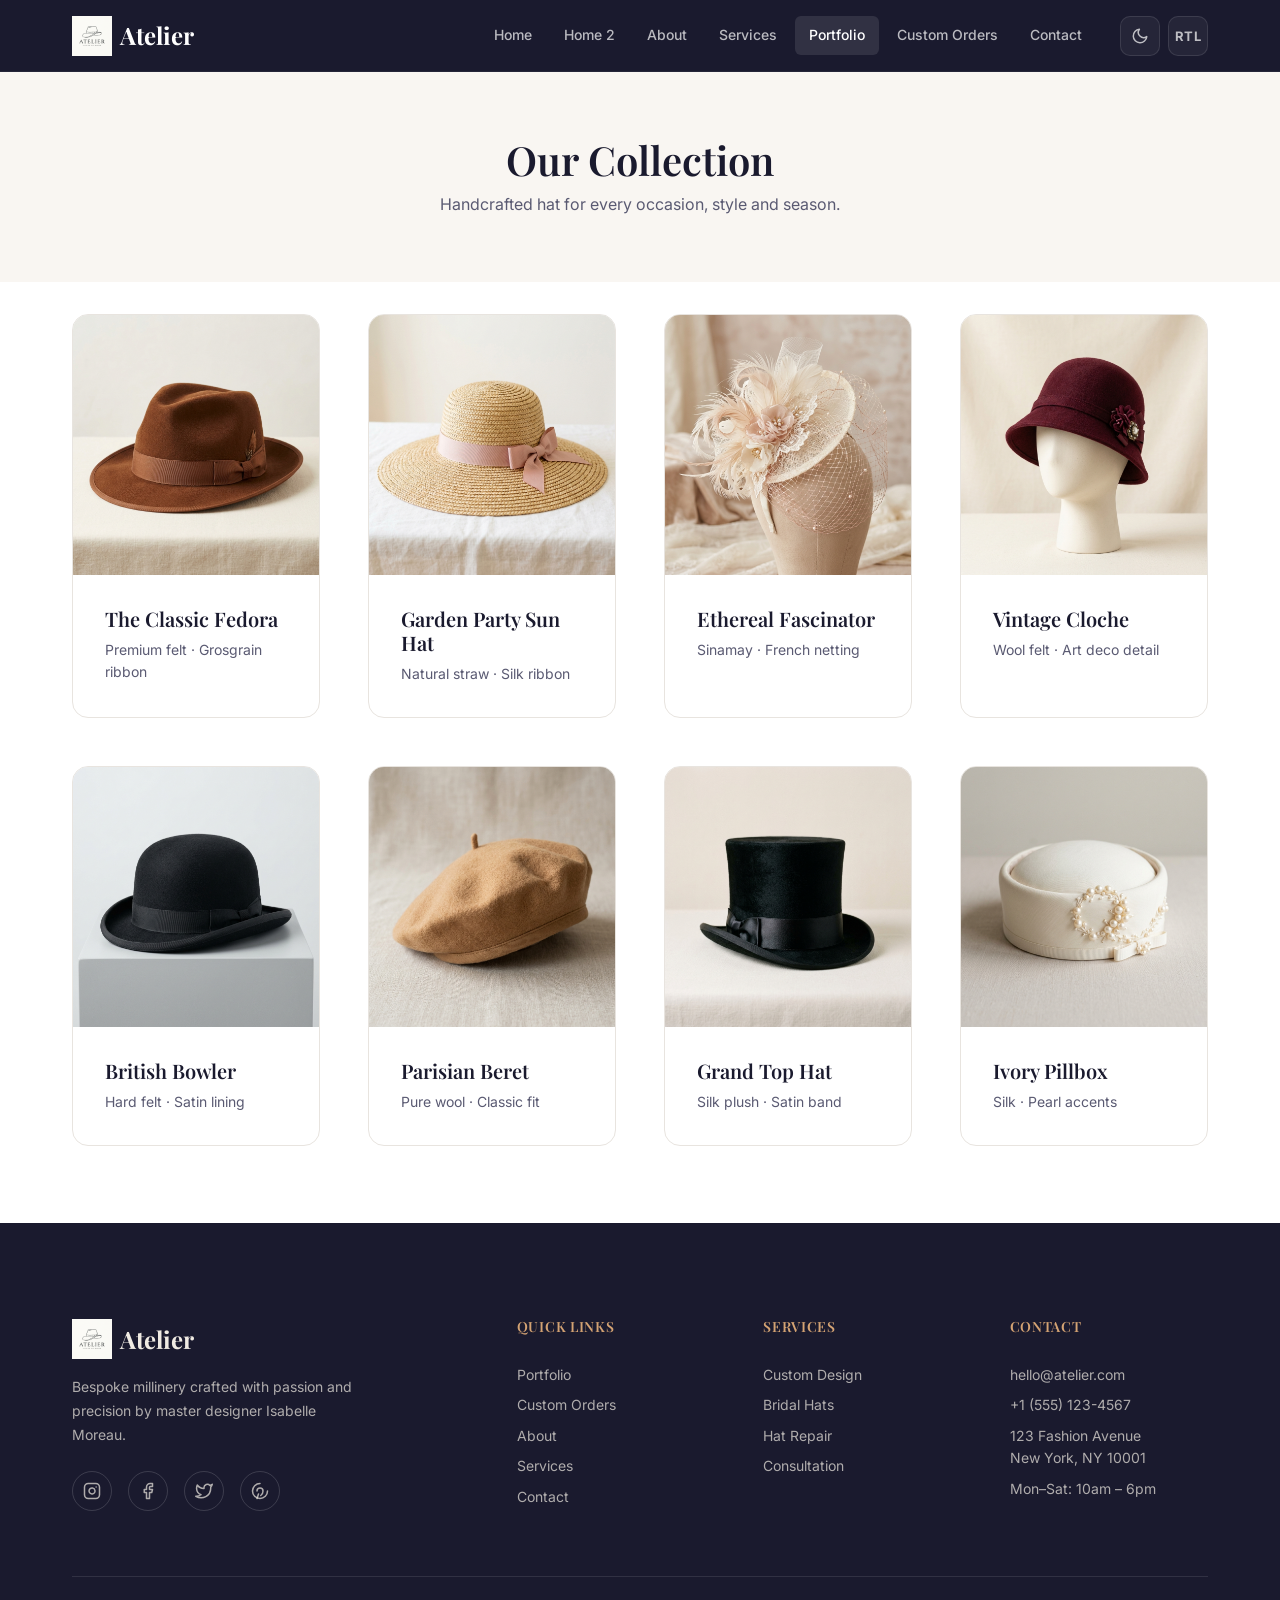
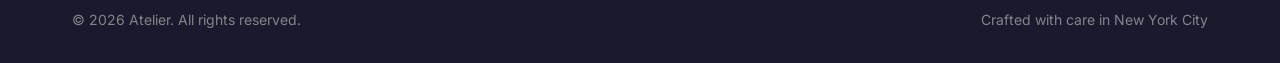
<file: portfolio.html>
<!DOCTYPE html>
<html lang="en" data-theme="light" dir="ltr">
<head>
  <meta charset="UTF-8">
  <meta name="viewport" content="width=device-width, initial-scale=1.0">
  <meta name="description" content="Shop the Atelier hat collection — Fedoras, sun hats, fascinators, cloches and more. Handcrafted luxury millinery.">
  <title>Atelier | Shop — Luxury Hat Collection</title>
  <link rel="stylesheet" href="css/styles.css">
  <link rel="icon" href="data:image/svg+xml,<svg xmlns='http://www.w3.org/2000/svg' viewBox='0 0 100 100'><text y='.9em' font-size='90'>🎩</text></svg>">
  <style>
    .shop-hero { background:var(--bg-alt); margin-top:var(--header-h); padding:var(--space-3xl) 0; text-align:center; }
    .shop-hero h1 { font-size:var(--fs-3xl); margin-bottom:var(--space-sm); }
    .shop-hero p { color:var(--text-secondary); }
    .product-card .card-actions { display:flex; gap:var(--space-sm); margin-top:var(--space-md); }
    .filter-toggle { display:none; padding:10px 20px; margin-bottom:var(--space-lg); }
    @media(max-width:1024px) { .filter-toggle { display: inline-flex; } .shop-sidebar { display:none; } .shop-sidebar.show { display:block; } .shop-layout { grid-template-columns:1fr; } }
  </style>
</head>
<body>
  <header class="header" id="header">
    <div class="header-inner">
      <a href="index.html" class="logo" id="logo">
        <img src="images/logo.png" alt="Atelier" height="40">
      <span>Atelier</span></a>
      <nav class="nav" id="main-nav">
        <a href="index.html">Home</a><a href="home-2.html">Home 2</a>
        <a href="about.html">About</a>
        <a href="services.html">Services</a>
        <a href="portfolio.html" class="active">Portfolio</a>
        <a href="custom-orders.html">Custom Orders</a>
        <a href="contact.html">Contact</a>
      </nav>
      <div class="header-actions">

        <button class="theme-toggle" id="theme-toggle" aria-label="Toggle theme"></button>
        <button class="rtl-toggle" id="rtl-toggle" aria-label="Toggle RTL"></button>
        <button class="hamburger" id="hamburger" aria-label="Toggle menu">
          <span></span><span></span><span></span>
        </button>
      </div>
    </div>
  </header>
  <div class="mobile-overlay" id="mobile-overlay"></div>
  <nav class="mobile-menu" id="mobile-menu">
    <div class="mobile-menu-toggles">

      <button class="theme-toggle" aria-label="Toggle theme"></button>
      <button class="rtl-toggle" aria-label="Toggle RTL"></button>
    </div>
    <a href="index.html">Home</a><a href="home-2.html">Home 2</a>
    <a href="about.html">About</a>
    <a href="services.html">Services</a>
    <a href="portfolio.html" class="active">Portfolio</a>
    <a href="custom-orders.html">Custom Orders</a>
    <a href="contact.html">Contact</a>
  </nav>

  <section class="shop-hero">
    <div class="container">
      <h1 class="animate-in">Our Collection</h1>
      <p class="animate-in">Handcrafted hat for every occasion, style and season.</p>
    </div>
  </section>

  <section class="section" style="padding-top:var(--space-xl);">
    <div class="container">
      <div class="grid-4" style="gap: var(--space-2xl);">
            <a href="portfolio-detail.html" class="card product-card"><div class="card-img-wrap"><img src="images/products/fedora.png" alt="Classic Fedora" class="card-img"></div><div class="card-body"><h3 class="card-title">The Classic Fedora</h3><p class="card-text">Premium felt · Grosgrain ribbon</p></div></a>
            <a href="portfolio-detail.html" class="card product-card"><div class="card-img-wrap"><img src="images/products/sunhat.png" alt="Sun Hat" class="card-img"></div><div class="card-body"><h3 class="card-title">Garden Party Sun Hat</h3><p class="card-text">Natural straw · Silk ribbon</p></div></a>
            <a href="portfolio-detail.html" class="card product-card"><div class="card-img-wrap"><img src="images/products/fascinator.png" alt="Fascinator" class="card-img"></div><div class="card-body"><h3 class="card-title">Ethereal Fascinator</h3><p class="card-text">Sinamay · French netting</p></div></a>
            <a href="portfolio-detail.html" class="card product-card"><div class="card-img-wrap"><img src="images/products/cloche.png" alt="Cloche" class="card-img"></div><div class="card-body"><h3 class="card-title">Vintage Cloche</h3><p class="card-text">Wool felt · Art deco detail</p></div></a>
            <a href="portfolio-detail.html" class="card product-card"><div class="card-img-wrap"><img src="images/products/bowler.png" alt="Bowler" class="card-img"></div><div class="card-body"><h3 class="card-title">British Bowler</h3><p class="card-text">Hard felt · Satin lining</p></div></a>
            <a href="portfolio-detail.html" class="card product-card"><div class="card-img-wrap"><img src="images/products/beret.png" alt="Beret" class="card-img"></div><div class="card-body"><h3 class="card-title">Parisian Beret</h3><p class="card-text">Pure wool · Classic fit</p></div></a>
            <a href="portfolio-detail.html" class="card product-card"><div class="card-img-wrap"><img src="images/products/tophat.png" alt="Top Hat" class="card-img"></div><div class="card-body"><h3 class="card-title">Grand Top Hat</h3><p class="card-text">Silk plush · Satin band</p></div></a>
            <a href="portfolio-detail.html" class="card product-card"><div class="card-img-wrap"><img src="images/products/pillbox.png" alt="Pillbox" class="card-img"></div><div class="card-body"><h3 class="card-title">Ivory Pillbox</h3><p class="card-text">Silk · Pearl accents</p></div></a>
          </div>
      </div>
    </div>
  </section>

  <footer class="footer">
    <div class="container">
      <div class="footer-grid">
        <div class="footer-brand">
          <a href="index.html" class="logo" style="color:#F0EBE3;"><img src="images/logo.png" alt="Atelier" height="40"><span>Atelier</span></a>
          <p>Bespoke millinery crafted with passion and precision by master designer Isabelle Moreau.</p>
          <div class="footer-social">
            <a href="#" aria-label="Instagram"><svg xmlns="http://www.w3.org/2000/svg" width="18" height="18" viewBox="0 0 24 24" fill="none" stroke="currentColor" stroke-width="2" stroke-linecap="round" stroke-linejoin="round"><rect x="2" y="2" width="20" height="20" rx="5" ry="5"/><path d="M16 11.37A4 4 0 1 1 12.63 8 4 4 0 0 1 16 11.37z"/><line x1="17.5" y1="6.5" x2="17.51" y2="6.5"/></svg></a>
            <a href="#" aria-label="Facebook"><svg xmlns="http://www.w3.org/2000/svg" width="18" height="18" viewBox="0 0 24 24" fill="none" stroke="currentColor" stroke-width="2" stroke-linecap="round" stroke-linejoin="round"><path d="M18 2h-3a5 5 0 0 0-5 5v3H7v4h3v8h4v-8h3l1-4h-4V7a1 1 0 0 1 1-1h3z"/></svg></a>
            <a href="#" aria-label="Twitter"><svg xmlns="http://www.w3.org/2000/svg" width="18" height="18" viewBox="0 0 24 24" fill="none" stroke="currentColor" stroke-width="2" stroke-linecap="round" stroke-linejoin="round"><path d="M23 3a10.9 10.9 0 0 1-3.14 1.53 4.48 4.48 0 0 0-7.86 3v1A10.66 10.66 0 0 1 3 4s-4 9 5 13a11.64 11.64 0 0 1-7 2c9 5 20 0 20-11.5a4.5 4.5 0 0 0-.08-.83A7.72 7.72 0 0 0 23 3z"/></svg></a>
            <a href="#" aria-label="Pinterest"><svg xmlns="http://www.w3.org/2000/svg" width="18" height="18" viewBox="0 0 24 24" fill="none" stroke="currentColor" stroke-width="2" stroke-linecap="round" stroke-linejoin="round"><path d="M8 12a4 4 0 1 1 8 0c0 4-3 6-3 6"/><path d="M12 2a10 10 0 1 0 10 10"/><line x1="10" y1="16" x2="8" y2="22"/></svg></a>
          </div>
        </div>
        <div><h3 class="footer-title">Quick Links</h3><div class="footer-links"><a href="portfolio.html">Portfolio</a><a href="custom-orders.html">Custom Orders</a><a href="about.html">About</a><a href="services.html">Services</a><a href="contact.html">Contact</a></div></div>
        <div><h3 class="footer-title">Services</h3><div class="footer-links"><a href="services.html">Custom Design</a><a href="services.html">Bridal Hats</a><a href="services.html">Hat Repair</a><a href="services.html">Consultation</a></div></div>
        <div><h3 class="footer-title">Contact</h3><div class="footer-links"><a href="mailto:hello@atelier.com">hello@atelier.com</a><a href="tel:+15551234567">+1 (555) 123-4567</a><a href="contact.html">123 Fashion Avenue<br>New York, NY 10001</a><a href="#">Mon–Sat: 10am – 6pm</a></div></div>
      </div>
      <div class="footer-bottom"><p>&copy; 2026 Atelier. All rights reserved.</p><p>Crafted with care in New York City</p></div>
    </div>
  </footer>
  <script src="js/main.js"></script>
</body>
</html>
</file>
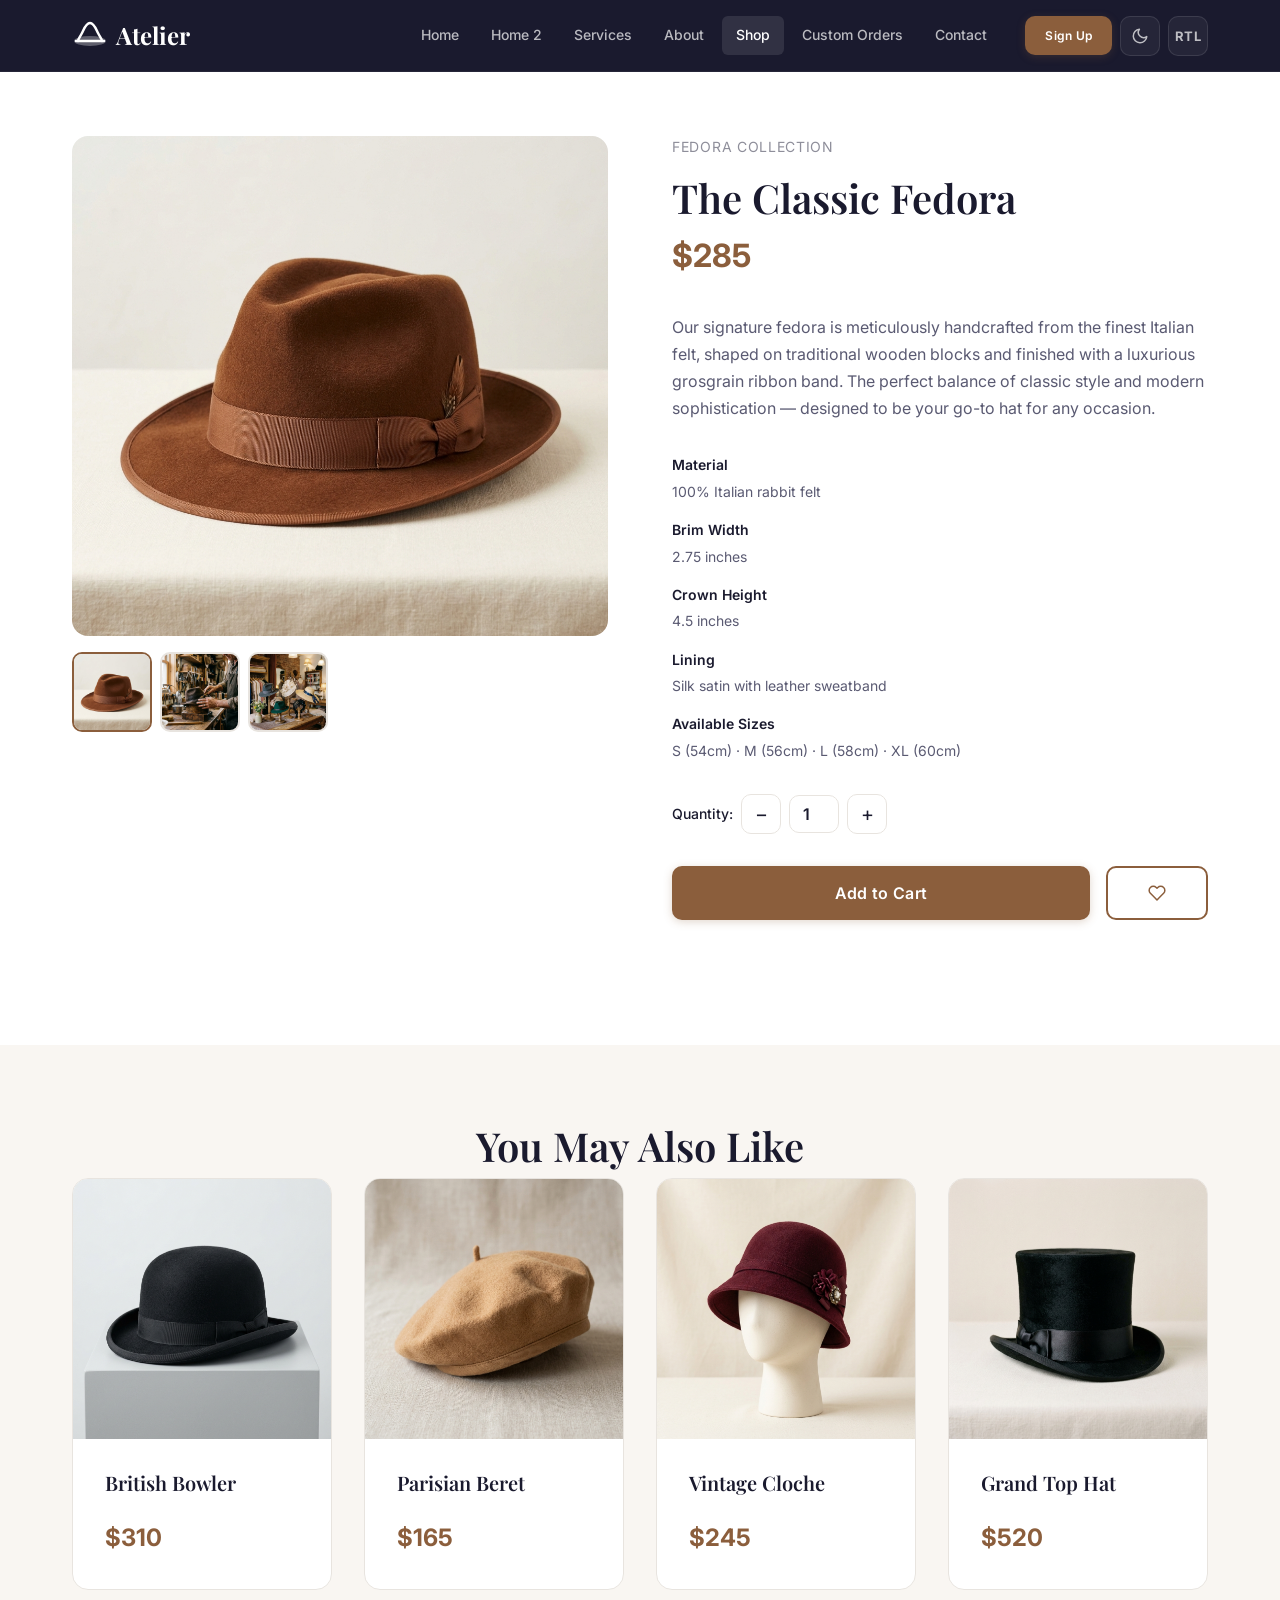
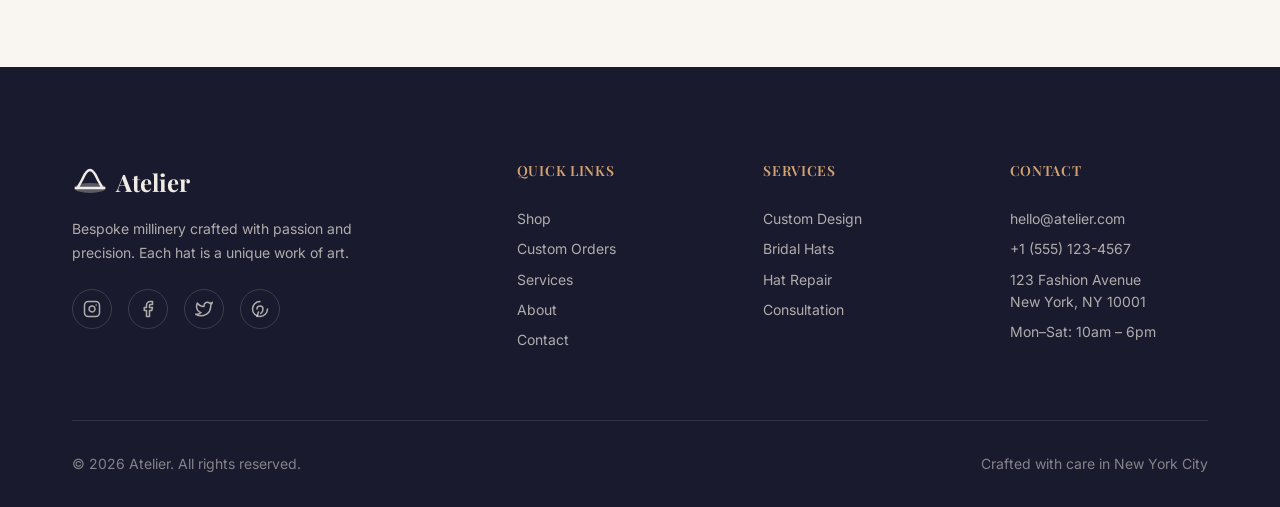
<file: product-detail.html>
<!DOCTYPE html>
<html lang="en" data-theme="light" dir="ltr">
<head>
  <meta charset="UTF-8">
  <meta name="viewport" content="width=device-width, initial-scale=1.0">
  <meta name="description" content="The Classic Fedora — Premium handcrafted felt fedora with grosgrain ribbon band. Shop Atelier luxury millinery.">
  <title>Atelier | The Classic Fedora — Product Detail</title>
  <link rel="stylesheet" href="css/styles.css">
  <link rel="icon" href="data:image/svg+xml,<svg xmlns='http://www.w3.org/2000/svg' viewBox='0 0 100 100'><text y='.9em' font-size='90'>🎩</text></svg>">
  <style>
    .product-layout { display:grid; grid-template-columns:1fr 1fr; gap:var(--space-3xl); margin-top:var(--header-h); padding-top:var(--space-3xl); }
    .product-gallery { position:sticky; top:calc(var(--header-h) + var(--space-xl)); align-self:start; }
    .product-main-img { border-radius:var(--radius-lg); overflow:hidden; margin-bottom:var(--space-md); }
    .product-main-img img { width:100%; height:500px; object-fit:cover; }
    .product-thumbs { display:flex; gap:var(--space-sm); }
    .product-thumb { width:80px; height:80px; border-radius:var(--radius-md); overflow:hidden; border:2px solid var(--border); cursor:pointer; transition:all var(--transition); }
    .product-thumb:hover, .product-thumb.active { border-color:var(--primary); }
    .product-thumb img { width:100%; height:100%; object-fit:cover; }
    .product-info h1 { font-size:var(--fs-3xl); margin-bottom:var(--space-sm); }
    .product-info .product-category { font-size:var(--fs-sm); color:var(--text-muted); text-transform:uppercase; letter-spacing:0.05em; margin-bottom:var(--space-md); }
    .product-info .product-price { font-size:var(--fs-2xl); font-weight:700; color:var(--primary); margin-bottom:var(--space-xl); }
    .product-info .product-desc { color:var(--text-secondary); line-height:1.7; margin-bottom:var(--space-xl); }
    .product-details-list { margin-bottom:var(--space-xl); }
    .product-details-list dt { font-weight:600; font-size:var(--fs-sm); margin-bottom:4px; }
    .product-details-list dd { color:var(--text-secondary); font-size:var(--fs-sm); margin-bottom:var(--space-md); }
    .quantity-selector { display:flex; align-items:center; gap:var(--space-sm); margin-bottom:var(--space-xl); }
    .quantity-selector button { width:40px; height:40px; border:1.5px solid var(--border); border-radius:var(--radius-md); font-size:var(--fs-lg); display:flex; align-items:center; justify-content:center; transition:all var(--transition); }
    .quantity-selector button:hover { border-color:var(--primary); color:var(--primary); }
    .quantity-selector input { width:50px; text-align:center; font-size:var(--fs-base); font-weight:600; padding:8px; border:1.5px solid var(--border); border-radius:var(--radius-md); }
    .product-actions { display:flex; gap:var(--space-md); margin-bottom:var(--space-2xl); }
    @media(max-width:768px){ .product-layout{grid-template-columns:1fr;} .product-gallery{position:static;} .product-main-img img{height:350px;} }
  </style>
</head>
<body>
  <header class="header"><div class="header-inner">
    <a href="index.html" class="logo"><svg width="36" height="36" viewBox="0 0 36 36" fill="none"><ellipse cx="18" cy="24" rx="16" ry="5" fill="currentColor" opacity="0.3"/><path d="M6 24c0-2 2-4 4-8s4-10 8-10 6 6 8 10 4 6 4 8" stroke="currentColor" stroke-width="2.5" fill="none" stroke-linecap="round"/><line x1="4" y1="24" x2="32" y2="24" stroke="currentColor" stroke-width="2.5" stroke-linecap="round"/></svg> Atelier</a>
    <nav class="nav"><a href="index.html">Home</a><a href="home-2.html">Home 2</a><a href="services.html">Services</a><a href="about.html">About</a><a href="shop.html" class="active">Shop</a><a href="custom-orders.html">Custom Orders</a><a href="contact.html">Contact</a></nav>
    <div class="header-actions"><a href="signup.html" class="btn btn-primary btn-sm">Sign Up</a><button class="theme-toggle" aria-label="Toggle theme"></button><button class="rtl-toggle" aria-label="Toggle RTL"></button><button class="hamburger" aria-label="Toggle menu"><span></span><span></span><span></span></button></div>
  </div></header>
  <div class="mobile-overlay"></div>
  <nav class="mobile-menu">
    <div class="mobile-menu-toggles">
      <a href="signup.html" class="btn btn-primary btn-sm">Sign Up</a>
      <button class="theme-toggle" aria-label="Toggle theme"></button>
      <button class="rtl-toggle" aria-label="Toggle RTL"></button>
    </div>
    <a href="index.html">Home</a><a href="home-2.html">Home 2</a><a href="services.html">Services</a><a href="about.html">About</a><a href="shop.html" class="active">Shop</a><a href="custom-orders.html">Custom Orders</a><a href="contact.html">Contact</a>
  </nav>

  <section class="section" style="padding-top:0;">
    <div class="container">
      <div class="product-layout">
        <div class="product-gallery animate-in">
          <div class="product-main-img"><img src="images/products/fedora.png" alt="The Classic Fedora" id="main-product-img"></div>
          <div class="product-thumbs">
            <div class="product-thumb active" onclick="document.getElementById('main-product-img').src='images/products/fedora.png'; this.parentElement.querySelectorAll('.product-thumb').forEach(t=>t.classList.remove('active')); this.classList.add('active');"><img src="images/products/fedora.png" alt="Fedora front"></div>
            <div class="product-thumb" onclick="document.getElementById('main-product-img').src='images/craftsmanship.png'; this.parentElement.querySelectorAll('.product-thumb').forEach(t=>t.classList.remove('active')); this.classList.add('active');"><img src="images/craftsmanship.png" alt="Crafting process"></div>
            <div class="product-thumb" onclick="document.getElementById('main-product-img').src='images/about/story.png'; this.parentElement.querySelectorAll('.product-thumb').forEach(t=>t.classList.remove('active')); this.classList.add('active');"><img src="images/about/story.png" alt="Collection"></div>
          </div>
        </div>
        <div class="product-info animate-in">
          <p class="product-category">Fedora Collection</p>
          <h1>The Classic Fedora</h1>
          <p class="product-price">$285</p>
          <p class="product-desc">Our signature fedora is meticulously handcrafted from the finest Italian felt, shaped on traditional wooden blocks and finished with a luxurious grosgrain ribbon band. The perfect balance of classic style and modern sophistication — designed to be your go-to hat for any occasion.</p>
          <dl class="product-details-list">
            <dt>Material</dt><dd>100% Italian rabbit felt</dd>
            <dt>Brim Width</dt><dd>2.75 inches</dd>
            <dt>Crown Height</dt><dd>4.5 inches</dd>
            <dt>Lining</dt><dd>Silk satin with leather sweatband</dd>
            <dt>Available Sizes</dt><dd>S (54cm) · M (56cm) · L (58cm) · XL (60cm)</dd>
          </dl>
          <div class="quantity-selector">
            <span style="font-size:var(--fs-sm);font-weight:500;">Quantity:</span>
            <button onclick="let i=document.getElementById('qty');i.value=Math.max(1,+i.value-1)">−</button>
            <input type="number" id="qty" value="1" min="1" max="10">
            <button onclick="let i=document.getElementById('qty');i.value=Math.min(10,+i.value+1)">+</button>
          </div>
          <div class="product-actions">
            <button class="btn btn-primary btn-lg" style="flex:1;">Add to Cart</button>
            <button class="btn btn-secondary btn-lg">
              <svg xmlns="http://www.w3.org/2000/svg" width="18" height="18" viewBox="0 0 24 24" fill="none" stroke="currentColor" stroke-width="2" stroke-linecap="round" stroke-linejoin="round"><path d="M20.84 4.61a5.5 5.5 0 0 0-7.78 0L12 5.67l-1.06-1.06a5.5 5.5 0 0 0-7.78 7.78l1.06 1.06L12 21.23l7.78-7.78 1.06-1.06a5.5 5.5 0 0 0 0-7.78z"/></svg>
            </button>
          </div>
        </div>
      </div>
    </div>
  </section>

  <!-- RELATED PRODUCTS -->
  <section class="section" style="background:var(--bg-alt);">
    <div class="container">
      <h2 class="section-title reveal">You May Also Like</h2>
      <div class="grid-4 reveal">
        <a href="product-detail.html" class="card"><div class="card-img-wrap"><img src="images/products/bowler.png" alt="Bowler" class="card-img"></div><div class="card-body"><h3 class="card-title">British Bowler</h3><p class="card-price">$310</p></div></a>
        <a href="product-detail.html" class="card"><div class="card-img-wrap"><img src="images/products/beret.png" alt="Beret" class="card-img"></div><div class="card-body"><h3 class="card-title">Parisian Beret</h3><p class="card-price">$165</p></div></a>
        <a href="product-detail.html" class="card"><div class="card-img-wrap"><img src="images/products/cloche.png" alt="Cloche" class="card-img"></div><div class="card-body"><h3 class="card-title">Vintage Cloche</h3><p class="card-price">$245</p></div></a>
        <a href="product-detail.html" class="card"><div class="card-img-wrap"><img src="images/products/tophat.png" alt="Top Hat" class="card-img"></div><div class="card-body"><h3 class="card-title">Grand Top Hat</h3><p class="card-price">$520</p></div></a>
      </div>
    </div>
  </section>

  <footer class="footer">
    <div class="container">
      <div class="footer-grid">
        <div class="footer-brand">
          <a href="index.html" class="logo" style="color:#F0EBE3;"><svg width="36" height="36" viewBox="0 0 36 36" fill="none"><ellipse cx="18" cy="24" rx="16" ry="5" fill="currentColor" opacity="0.3"/><path d="M6 24c0-2 2-4 4-8s4-10 8-10 6 6 8 10 4 6 4 8" stroke="currentColor" stroke-width="2.5" fill="none" stroke-linecap="round"/><line x1="4" y1="24" x2="32" y2="24" stroke="currentColor" stroke-width="2.5" stroke-linecap="round"/></svg> Atelier</a>
          <p>Bespoke millinery crafted with passion and precision. Each hat is a unique work of art.</p>
          <div class="footer-social">
            <a href="#" aria-label="Instagram"><svg xmlns="http://www.w3.org/2000/svg" width="18" height="18" viewBox="0 0 24 24" fill="none" stroke="currentColor" stroke-width="2" stroke-linecap="round" stroke-linejoin="round"><rect x="2" y="2" width="20" height="20" rx="5" ry="5"/><path d="M16 11.37A4 4 0 1 1 12.63 8 4 4 0 0 1 16 11.37z"/><line x1="17.5" y1="6.5" x2="17.51" y2="6.5"/></svg></a>
            <a href="#" aria-label="Facebook"><svg xmlns="http://www.w3.org/2000/svg" width="18" height="18" viewBox="0 0 24 24" fill="none" stroke="currentColor" stroke-width="2" stroke-linecap="round" stroke-linejoin="round"><path d="M18 2h-3a5 5 0 0 0-5 5v3H7v4h3v8h4v-8h3l1-4h-4V7a1 1 0 0 1 1-1h3z"/></svg></a>
            <a href="#" aria-label="Twitter"><svg xmlns="http://www.w3.org/2000/svg" width="18" height="18" viewBox="0 0 24 24" fill="none" stroke="currentColor" stroke-width="2" stroke-linecap="round" stroke-linejoin="round"><path d="M23 3a10.9 10.9 0 0 1-3.14 1.53 4.48 4.48 0 0 0-7.86 3v1A10.66 10.66 0 0 1 3 4s-4 9 5 13a11.64 11.64 0 0 1-7 2c9 5 20 0 20-11.5a4.5 4.5 0 0 0-.08-.83A7.72 7.72 0 0 0 23 3z"/></svg></a>
            <a href="#" aria-label="Pinterest"><svg xmlns="http://www.w3.org/2000/svg" width="18" height="18" viewBox="0 0 24 24" fill="none" stroke="currentColor" stroke-width="2" stroke-linecap="round" stroke-linejoin="round"><path d="M8 12a4 4 0 1 1 8 0c0 4-3 6-3 6"/><path d="M12 2a10 10 0 1 0 10 10"/><line x1="10" y1="16" x2="8" y2="22"/></svg></a>
          </div>
        </div>
        <div><h3 class="footer-title">Quick Links</h3><div class="footer-links"><a href="shop.html">Shop</a><a href="custom-orders.html">Custom Orders</a><a href="services.html">Services</a><a href="about.html">About</a><a href="contact.html">Contact</a></div></div>
        <div><h3 class="footer-title">Services</h3><div class="footer-links"><a href="services.html">Custom Design</a><a href="services.html">Bridal Hats</a><a href="services.html">Hat Repair</a><a href="services.html">Consultation</a></div></div>
        <div><h3 class="footer-title">Contact</h3><div class="footer-links"><a href="mailto:hello@atelier.com">hello@atelier.com</a><a href="tel:+15551234567">+1 (555) 123-4567</a><a href="contact.html">123 Fashion Avenue<br>New York, NY 10001</a><a href="#">Mon–Sat: 10am – 6pm</a></div></div>
      </div>
      <div class="footer-bottom"><p>&copy; 2026 Atelier. All rights reserved.</p><p>Crafted with care in New York City</p></div>
    </div>
  </footer>
  <script src="js/main.js"></script>
</body>
</html>
</file>
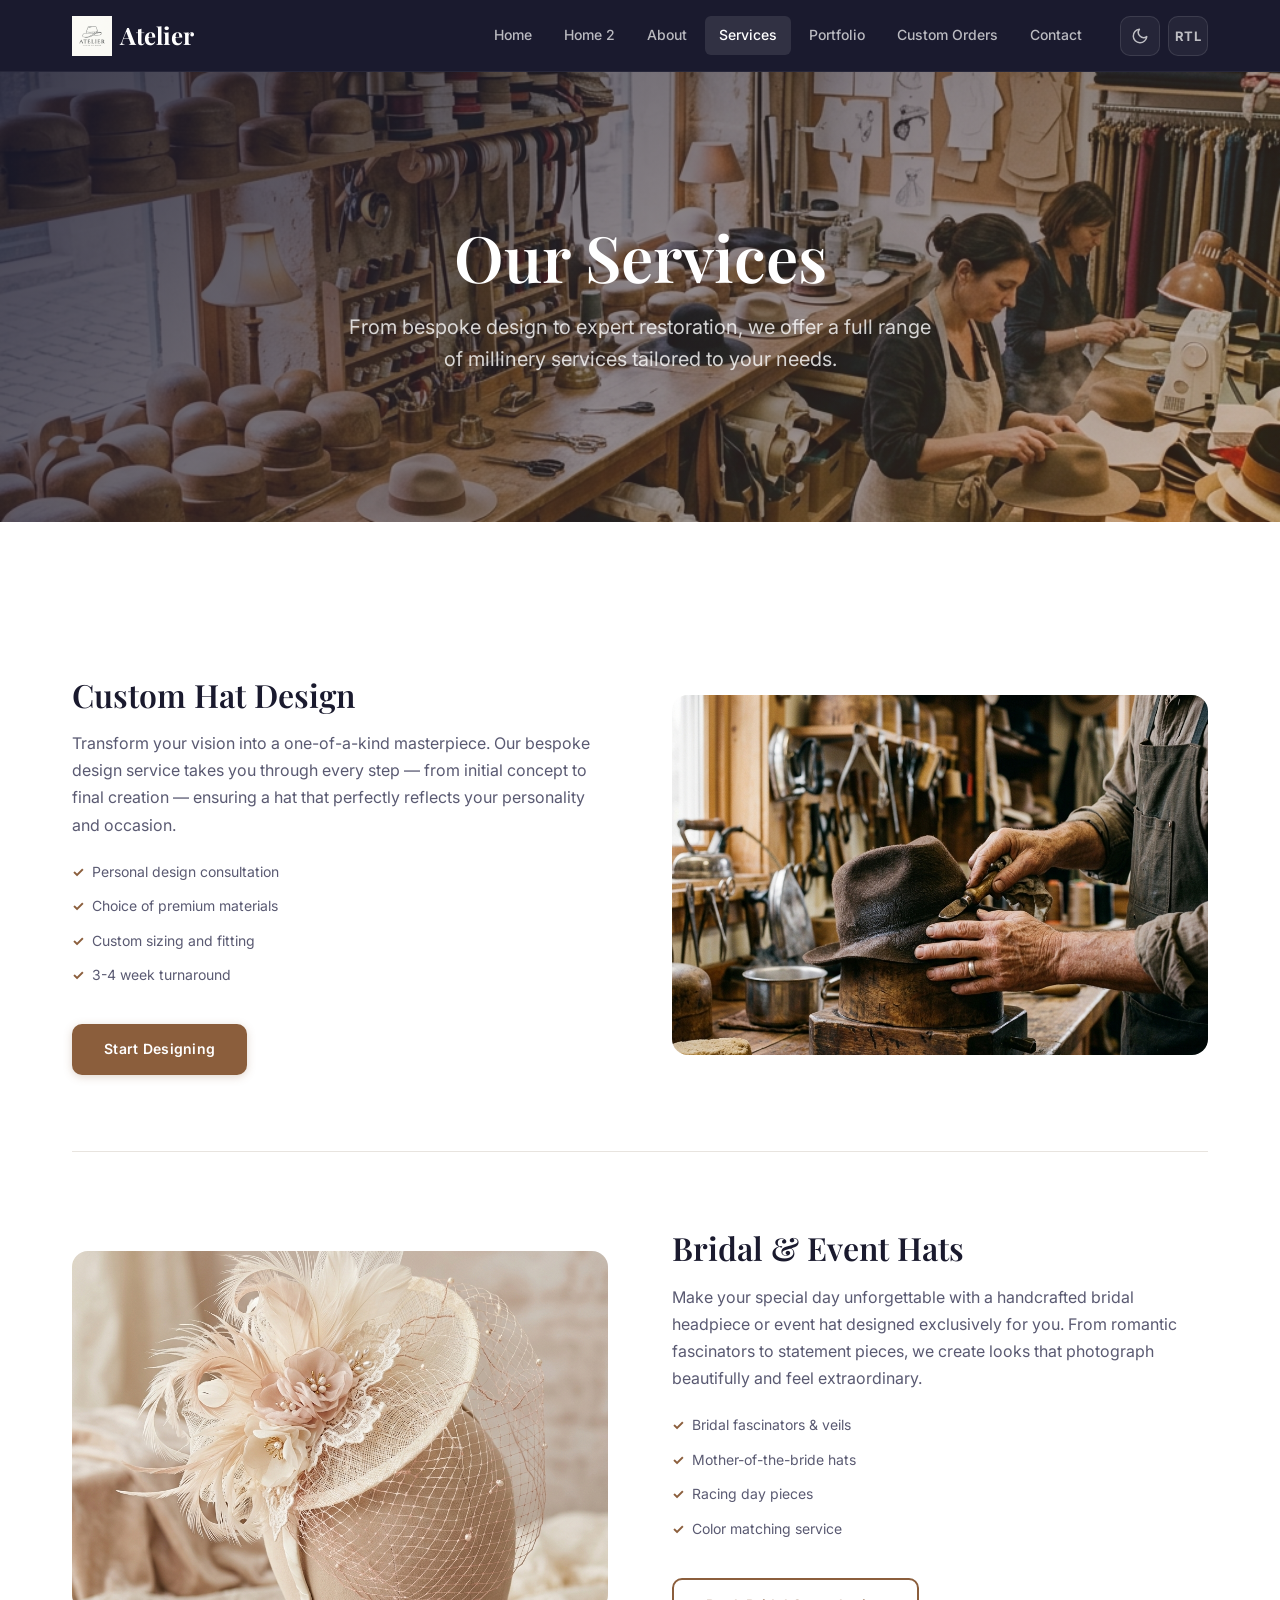
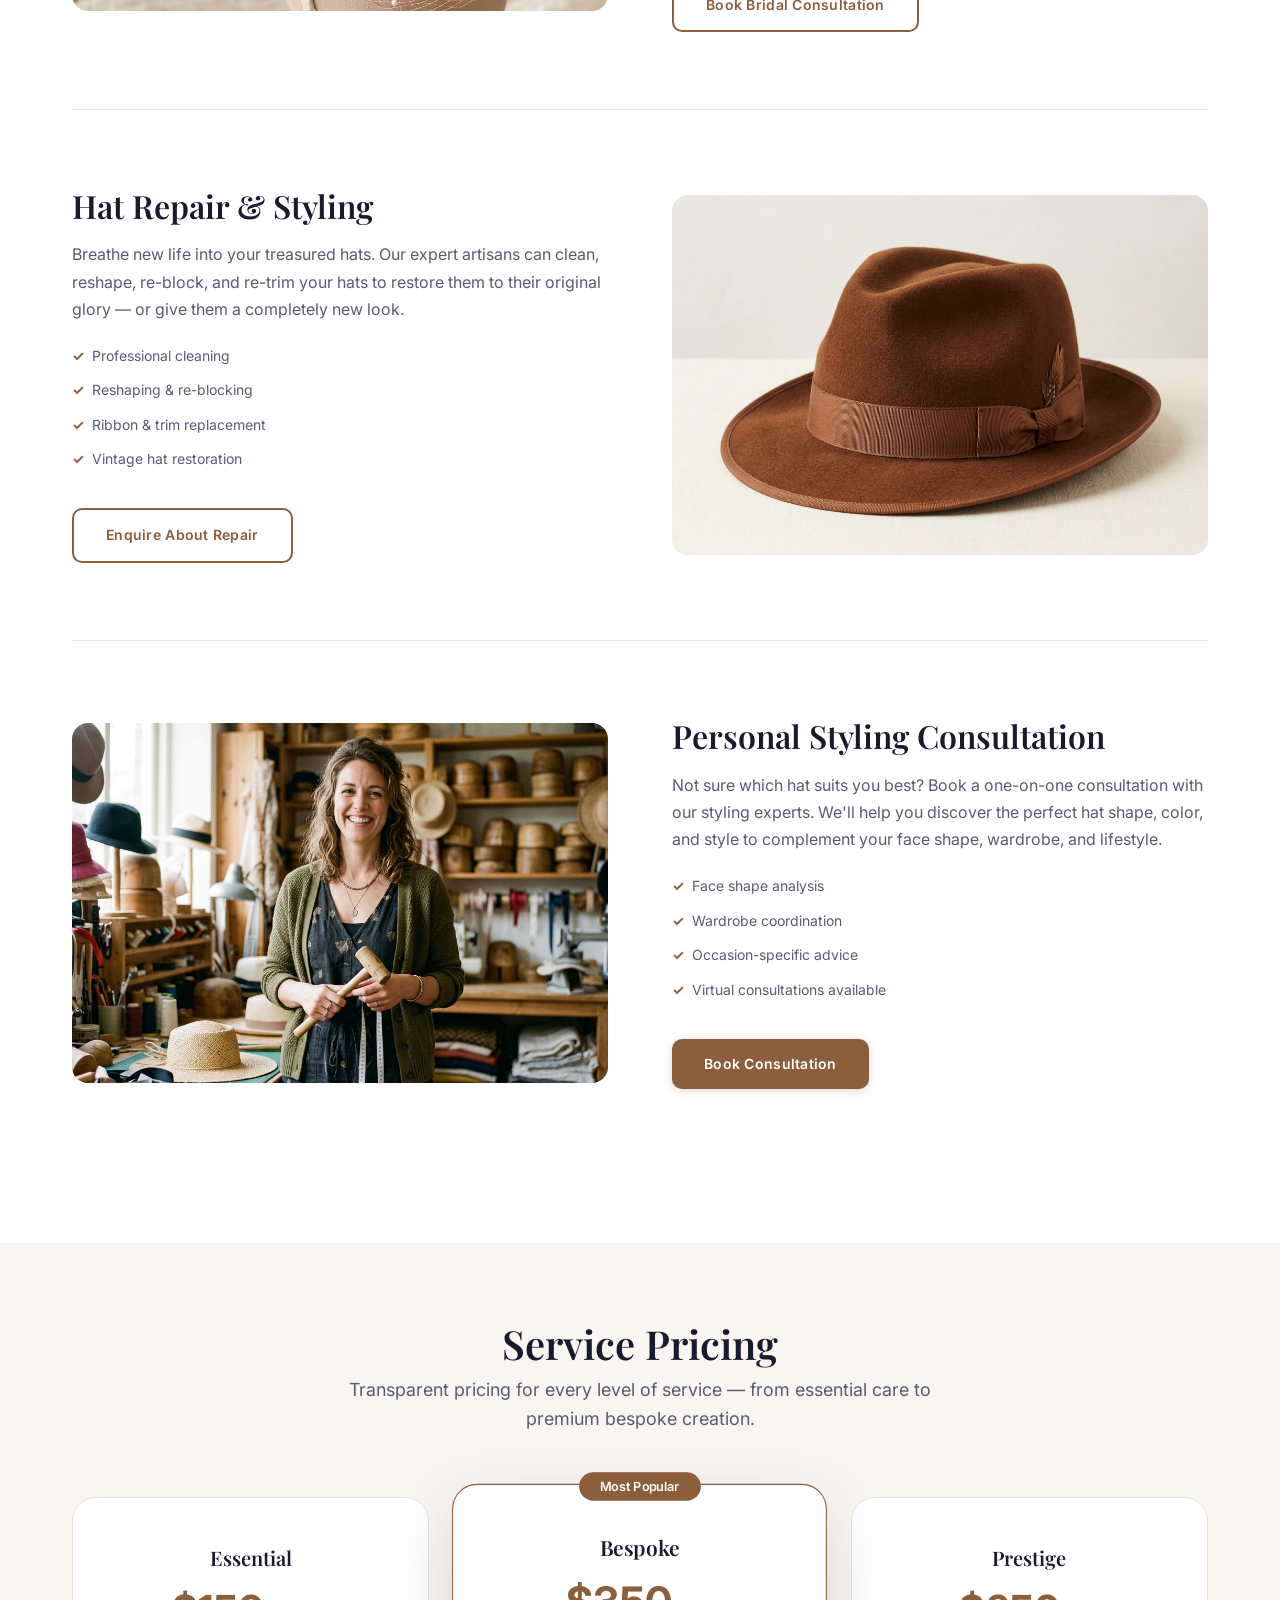
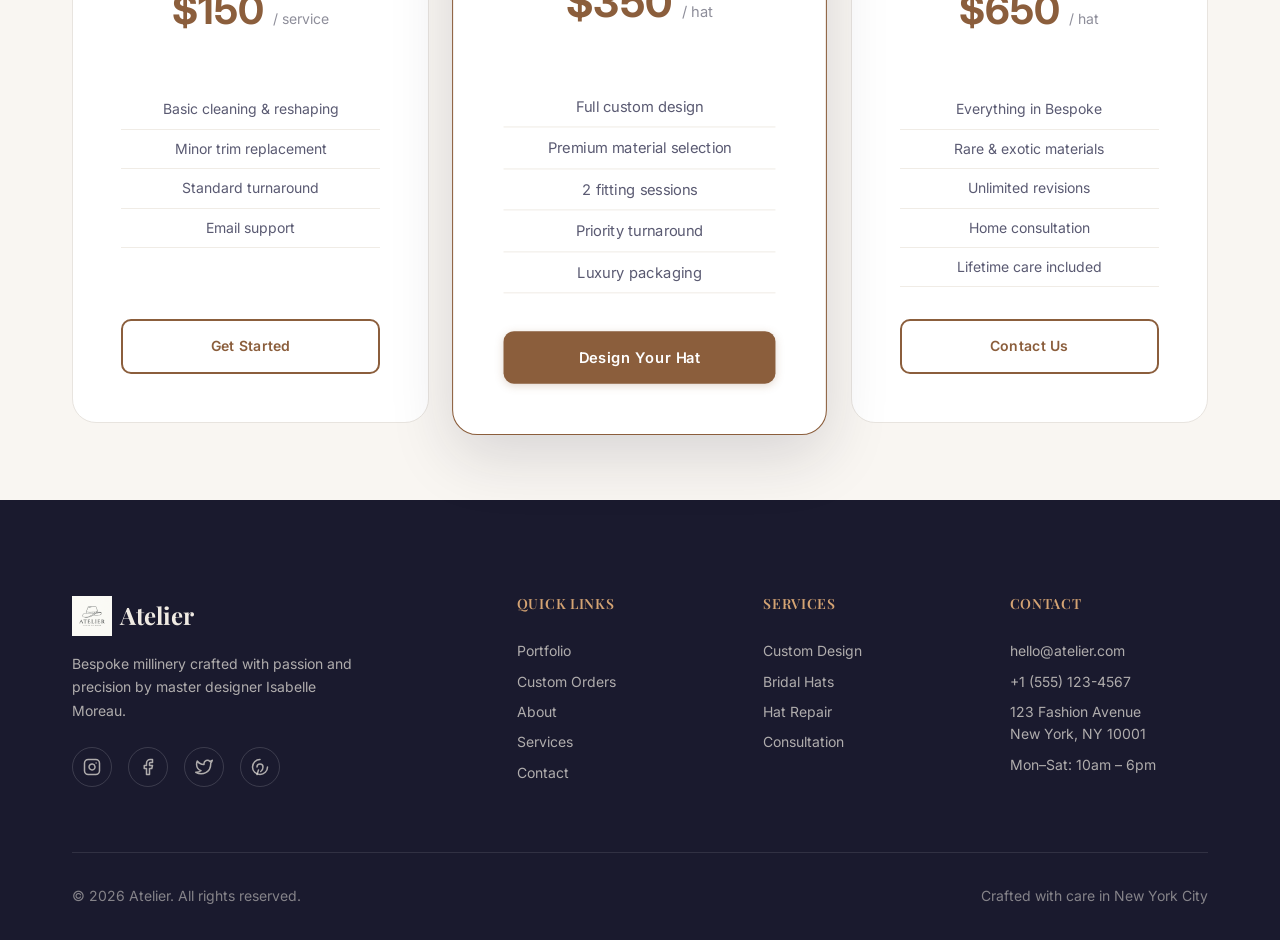
<file: services.html>
<!DOCTYPE html>
<html lang="en" data-theme="light" dir="ltr">
<head>
  <meta charset="UTF-8">
  <meta name="viewport" content="width=device-width, initial-scale=1.0">
  <meta name="description" content="Atelier millinery services — Custom hat design, bridal and event hats, hat repair and styling, and personal consultations.">
  <title>Atelier | Services — Custom Hat Design & Styling</title>
  <link rel="stylesheet" href="css/styles.css">
  <link rel="icon" href="data:image/svg+xml,<svg xmlns='http://www.w3.org/2000/svg' viewBox='0 0 100 100'><text y='.9em' font-size='90'>🎩</text></svg>">
  <style>
    .service-hero { background:var(--secondary); min-height:50vh; display:flex; align-items:center; margin-top:var(--header-h); position:relative; overflow:hidden; }
    .service-hero::before { content:''; position:absolute; inset:0; background:linear-gradient(135deg,rgba(26,26,46,0.85),rgba(139,94,60,0.3)); z-index:1; }
    .service-hero img { position:absolute; inset:0; width:100%; height:100%; object-fit:cover; z-index:0; }
    .service-hero .container { position:relative; z-index:2; text-align:center; }
    .service-hero h1 { font-size:var(--fs-hero); color:#fff; margin-bottom:var(--space-md); }
    .service-hero p { font-size:var(--fs-lg); color:rgba(255,255,255,0.8); max-width:600px; margin:0 auto; }
    .service-detail { display:grid; grid-template-columns:1fr 1fr; gap:var(--space-3xl); align-items:center; padding:var(--space-section) 0; border-bottom:1px solid var(--border); }
    .service-detail:last-child { border-bottom:none; }
    .service-detail:nth-child(even) .service-detail-img { order:-1; }
    .service-detail-img { border-radius:var(--radius-lg); overflow:hidden; }
    .service-detail-img img { width:100%; height:360px; object-fit:cover; }
    .service-detail-content h2 { font-size:var(--fs-2xl); margin-bottom:var(--space-md); }
    .service-detail-content p { color:var(--text-secondary); line-height:1.7; margin-bottom:var(--space-md); }
    .service-detail-content ul { margin-bottom:var(--space-xl); }
    .service-detail-content li { padding:6px 0; color:var(--text-secondary); font-size:var(--fs-sm); display:flex; align-items:center; gap:var(--space-sm); }
    .service-detail-content li::before { content:'✓'; color:var(--primary); font-weight:700; }
    .pricing-section { background:var(--bg-alt); }
    @media(max-width:1024px) { 
      .service-detail { grid-template-columns:1fr; text-align:center; } 
      .service-detail:nth-child(even) .service-detail-img { order:0; }
      .service-detail-content li { justify-content:center; }
    }
  </style>
</head>
<body>
  <header class="header" id="header">
    <div class="header-inner">
      <a href="index.html" class="logo" id="logo">
        <img src="images/logo.png" alt="Atelier" height="40">
      <span>Atelier</span></a>
      <nav class="nav" id="main-nav">
        <a href="index.html">Home</a><a href="home-2.html">Home 2</a>
        <a href="about.html">About</a>
        <a href="services.html" class="active">Services</a>
        <a href="portfolio.html">Portfolio</a>
        <a href="custom-orders.html">Custom Orders</a>
        <a href="contact.html">Contact</a>
      </nav>
      <div class="header-actions">

        <button class="theme-toggle" id="theme-toggle" aria-label="Toggle theme"></button>
        <button class="rtl-toggle" id="rtl-toggle" aria-label="Toggle RTL"></button>
        <button class="hamburger" id="hamburger" aria-label="Toggle menu">
          <span></span><span></span><span></span>
        </button>
      </div>
    </div>
  </header>
  <div class="mobile-overlay" id="mobile-overlay"></div>
  <nav class="mobile-menu" id="mobile-menu">
    <div class="mobile-menu-toggles">

      <button class="theme-toggle" aria-label="Toggle theme"></button>
      <button class="rtl-toggle" aria-label="Toggle RTL"></button>
    </div>
    <a href="index.html">Home</a><a href="home-2.html">Home 2</a>
    <a href="about.html">About</a>
    <a href="services.html" class="active">Services</a>
    <a href="portfolio.html">Portfolio</a>
    <a href="custom-orders.html">Custom Orders</a>
    <a href="contact.html">Contact</a>
  </nav>

  <section class="service-hero">
    <img src="images/services/services-hero.png" alt="Millinery workshop">
    <div class="container">
      <h1 class="animate-in">Our Services</h1>
      <p class="animate-in">From bespoke design to expert restoration, we offer a full range of millinery services tailored to your needs.</p>
    </div>
  </section>

  <section class="section">
    <div class="container">
      <div class="service-detail reveal">
        <div class="service-detail-content">
          <h2>Custom Hat Design</h2>
          <p>Transform your vision into a one-of-a-kind masterpiece. Our bespoke design service takes you through every step — from initial concept to final creation — ensuring a hat that perfectly reflects your personality and occasion.</p>
          <ul>
            <li>Personal design consultation</li>
            <li>Choice of premium materials</li>
            <li>Custom sizing and fitting</li>
            <li>3-4 week turnaround</li>
          </ul>
          <a href="custom-orders.html" class="btn btn-primary">Start Designing</a>
        </div>
        <div class="service-detail-img"><img src="images/craftsmanship.png" alt="Custom hat design process"></div>
      </div>

      <div class="service-detail reveal">
        <div class="service-detail-content">
          <h2>Bridal &amp; Event Hats</h2>
          <p>Make your special day unforgettable with a handcrafted bridal headpiece or event hat designed exclusively for you. From romantic fascinators to statement pieces, we create looks that photograph beautifully and feel extraordinary.</p>
          <ul>
            <li>Bridal fascinators &amp; veils</li>
            <li>Mother-of-the-bride hats</li>
            <li>Racing day pieces</li>
            <li>Color matching service</li>
          </ul>
          <a href="contact.html" class="btn btn-secondary">Book Bridal Consultation</a>
        </div>
        <div class="service-detail-img"><img src="images/products/fascinator.png" alt="Bridal fascinator"></div>
      </div>

      <div class="service-detail reveal">
        <div class="service-detail-content">
          <h2>Hat Repair &amp; Styling</h2>
          <p>Breathe new life into your treasured hats. Our expert artisans can clean, reshape, re-block, and re-trim your hats to restore them to their original glory — or give them a completely new look.</p>
          <ul>
            <li>Professional cleaning</li>
            <li>Reshaping &amp; re-blocking</li>
            <li>Ribbon &amp; trim replacement</li>
            <li>Vintage hat restoration</li>
          </ul>
          <a href="contact.html" class="btn btn-secondary">Enquire About Repair</a>
        </div>
        <div class="service-detail-img"><img src="images/products/fedora.png" alt="Hat repair and styling"></div>
      </div>

      <div class="service-detail reveal">
        <div class="service-detail-content">
          <h2>Personal Styling Consultation</h2>
          <p>Not sure which hat suits you best? Book a one-on-one consultation with our styling experts. We'll help you discover the perfect hat shape, color, and style to complement your face shape, wardrobe, and lifestyle.</p>
          <ul>
            <li>Face shape analysis</li>
            <li>Wardrobe coordination</li>
            <li>Occasion-specific advice</li>
            <li>Virtual consultations available</li>
          </ul>
          <a href="contact.html" class="btn btn-primary">Book Consultation</a>
        </div>
        <div class="service-detail-img"><img src="images/about/designer.png" alt="Personal styling consultation"></div>
      </div>
    </div>
  </section>

  <!-- PRICING -->
  <section class="section pricing-section" id="pricing">
    <div class="container">
      <h2 class="section-title reveal">Service Pricing</h2>
      <p class="section-subtitle reveal">Transparent pricing for every level of service — from essential care to premium bespoke creation.</p>
      <div class="grid-3 reveal">
        <div class="pricing-card">
          <h3>Essential</h3>
          <div class="pricing-price">$150 <span>/ service</span></div>
          <div class="pricing-features">
            <li>Basic cleaning &amp; reshaping</li>
            <li>Minor trim replacement</li>
            <li>Standard turnaround</li>
            <li>Email support</li>
          </div>
          <a href="contact.html" class="btn btn-secondary btn-full">Get Started</a>
        </div>
        <div class="pricing-card popular">
          <h3>Bespoke</h3>
          <div class="pricing-price">$350 <span>/ hat</span></div>
          <div class="pricing-features">
            <li>Full custom design</li>
            <li>Premium material selection</li>
            <li>2 fitting sessions</li>
            <li>Priority turnaround</li>
            <li>Luxury packaging</li>
          </div>
          <a href="custom-orders.html" class="btn btn-primary btn-full">Design Your Hat</a>
        </div>
        <div class="pricing-card">
          <h3>Prestige</h3>
          <div class="pricing-price">$650 <span>/ hat</span></div>
          <div class="pricing-features">
            <li>Everything in Bespoke</li>
            <li>Rare &amp; exotic materials</li>
            <li>Unlimited revisions</li>
            <li>Home consultation</li>
            <li>Lifetime care included</li>
          </div>
          <a href="contact.html" class="btn btn-secondary btn-full">Contact Us</a>
        </div>
      </div>
    </div>
  </section>

  <footer class="footer">
    <div class="container">
      <div class="footer-grid">
        <div class="footer-brand">
          <a href="index.html" class="logo" style="color:#F0EBE3;"><img src="images/logo.png" alt="Atelier" height="40"><span>Atelier</span></a>
          <p>Bespoke millinery crafted with passion and precision by master designer Isabelle Moreau.</p>
          <div class="footer-social">
            <a href="#" aria-label="Instagram"><svg xmlns="http://www.w3.org/2000/svg" width="18" height="18" viewBox="0 0 24 24" fill="none" stroke="currentColor" stroke-width="2" stroke-linecap="round" stroke-linejoin="round"><rect x="2" y="2" width="20" height="20" rx="5" ry="5"/><path d="M16 11.37A4 4 0 1 1 12.63 8 4 4 0 0 1 16 11.37z"/><line x1="17.5" y1="6.5" x2="17.51" y2="6.5"/></svg></a>
            <a href="#" aria-label="Facebook"><svg xmlns="http://www.w3.org/2000/svg" width="18" height="18" viewBox="0 0 24 24" fill="none" stroke="currentColor" stroke-width="2" stroke-linecap="round" stroke-linejoin="round"><path d="M18 2h-3a5 5 0 0 0-5 5v3H7v4h3v8h4v-8h3l1-4h-4V7a1 1 0 0 1 1-1h3z"/></svg></a>
            <a href="#" aria-label="Twitter"><svg xmlns="http://www.w3.org/2000/svg" width="18" height="18" viewBox="0 0 24 24" fill="none" stroke="currentColor" stroke-width="2" stroke-linecap="round" stroke-linejoin="round"><path d="M23 3a10.9 10.9 0 0 1-3.14 1.53 4.48 4.48 0 0 0-7.86 3v1A10.66 10.66 0 0 1 3 4s-4 9 5 13a11.64 11.64 0 0 1-7 2c9 5 20 0 20-11.5a4.5 4.5 0 0 0-.08-.83A7.72 7.72 0 0 0 23 3z"/></svg></a>
            <a href="#" aria-label="Pinterest"><svg xmlns="http://www.w3.org/2000/svg" width="18" height="18" viewBox="0 0 24 24" fill="none" stroke="currentColor" stroke-width="2" stroke-linecap="round" stroke-linejoin="round"><path d="M8 12a4 4 0 1 1 8 0c0 4-3 6-3 6"/><path d="M12 2a10 10 0 1 0 10 10"/><line x1="10" y1="16" x2="8" y2="22"/></svg></a>
          </div>
        </div>
        <div><h3 class="footer-title">Quick Links</h3><div class="footer-links"><a href="portfolio.html">Portfolio</a><a href="custom-orders.html">Custom Orders</a><a href="about.html">About</a><a href="services.html">Services</a><a href="contact.html">Contact</a></div></div>
        <div><h3 class="footer-title">Services</h3><div class="footer-links"><a href="services.html">Custom Design</a><a href="services.html">Bridal Hats</a><a href="services.html">Hat Repair</a><a href="services.html">Consultation</a></div></div>
        <div><h3 class="footer-title">Contact</h3><div class="footer-links"><a href="mailto:hello@atelier.com">hello@atelier.com</a><a href="tel:+15551234567">+1 (555) 123-4567</a><a href="contact.html">123 Fashion Avenue<br>New York, NY 10001</a><a href="#">Mon–Sat: 10am – 6pm</a></div></div>
      </div>
      <div class="footer-bottom"><p>&copy; 2026 Atelier. All rights reserved.</p><p>Crafted with care in New York City</p></div>
    </div>
  </footer>
  <script src="js/main.js"></script>
</body>
</html>
</file>
<file: css/styles.css>
/* ===== CUSTOM HAT MAKER — DESIGN SYSTEM ===== */
@import url('https://fonts.googleapis.com/css2?family=Playfair+Display:ital,wght@0,400;0,500;0,600;0,700;1,400;1,500&family=Inter:wght@300;400;500;600;700&display=swap');

/* ===== CSS VARIABLES ===== */
:root {
  /* Primary & Secondary */
  --primary: #8B5E3C;
  --primary-hover: #A0714E;
  --primary-light: rgba(139,94,60,0.12);
  --secondary: #1A1A2E;
  --secondary-hover: #2D2D44;
  --secondary-light: rgba(26,26,46,0.08);

  /* Accent */
  --accent: #D4A373;
  --accent-light: rgba(212,163,115,0.15);
  --gold: #C9A96E;

  /* Backgrounds */
  --bg: #FFFFFF;
  --bg-alt: #F9F6F2;
  --bg-card: #FFFFFF;
  --bg-overlay: rgba(26,26,46,0.6);

  /* Text */
  --text: #1A1A2E;
  --text-secondary: #5A5A72;
  --text-muted: #8E8E9A;
  --text-on-primary: #FFFFFF;
  --text-on-dark: #F0EBE3;

  /* Borders */
  --border: #E8E4DF;
  --border-light: #F0ECE6;

  /* Shadows */
  --shadow-sm: 0 1px 3px rgba(26,26,46,0.06);
  --shadow-md: 0 4px 12px rgba(26,26,46,0.08);
  --shadow-lg: 0 8px 30px rgba(26,26,46,0.12);
  --shadow-xl: 0 20px 60px rgba(26,26,46,0.15);

  /* Typography */
  --font-heading: 'Playfair Display', Georgia, serif;
  --font-body: 'Inter', system-ui, sans-serif;
  --fs-xs: 0.75rem;
  --fs-sm: 0.875rem;
  --fs-base: 1rem;
  --fs-md: 1.125rem;
  --fs-lg: 1.25rem;
  --fs-xl: 1.5rem;
  --fs-2xl: 2rem;
  --fs-3xl: 2.5rem;
  --fs-4xl: 3.5rem;
  --fs-hero: clamp(2.5rem, 5vw, 4.5rem);

  /* Spacing */
  --space-xs: 0.25rem;
  --space-sm: 0.5rem;
  --space-md: 1rem;
  --space-lg: 1.5rem;
  --space-xl: 2rem;
  --space-2xl: 3rem;
  --space-3xl: 4rem;
  --space-4xl: 6rem;
  --space-section: clamp(3rem, 6vw, 6rem);

  /* Borders & Radius */
  --radius-sm: 6px;
  --radius-md: 10px;
  --radius-lg: 16px;
  --radius-xl: 24px;
  --radius-full: 9999px;

  /* Transitions */
  --transition: 0.3s cubic-bezier(0.4, 0, 0.2, 1);
  --transition-slow: 0.5s cubic-bezier(0.4, 0, 0.2, 1);

  /* Layout */
  --container: 1200px;
  --container-sm: 900px;
  --header-h: 72px;
}

/* ===== DARK MODE ===== */
[data-theme="dark"] {
  --primary: #C4956A;
  --primary-hover: #D4A87D;
  --primary-light: rgba(196,149,106,0.15);
  --secondary: #E8D5C4;
  --secondary-hover: #F0E2D4;
  --secondary-light: rgba(232,213,196,0.1);
  --bg: #0F0F0F;
  --bg-alt: #1A1A1A;
  --bg-card: #1E1E1E;
  --bg-overlay: rgba(0,0,0,0.7);
  --text: #F0EBE3;
  --text-secondary: #B0A89E;
  --text-muted: #7A7570;
  --text-on-primary: #0F0F0F;
  --border: #2E2E2E;
  --border-light: #252525;
  --shadow-sm: 0 1px 3px rgba(0,0,0,0.2);
  --shadow-md: 0 4px 12px rgba(0,0,0,0.3);
  --shadow-lg: 0 8px 30px rgba(0,0,0,0.35);
  --shadow-xl: 0 20px 60px rgba(0,0,0,0.4);
}

/* ===== RESET ===== */
*, *::before, *::after { box-sizing: border-box; margin: 0; padding: 0; }
html { scroll-behavior: smooth; font-size: 16px; }
body {
  font-family: var(--font-body);
  color: var(--text);
  background: var(--bg);
  line-height: 1.6;
  min-height: 100vh;
  transition: background var(--transition), color var(--transition);
  overflow-x: hidden;
}
img { max-width: 100%; height: auto; display: block; }
a { text-decoration: none; color: inherit; transition: color var(--transition); }
ul, ol { list-style: none; }
button, input, textarea, select {
  font-family: inherit; font-size: inherit; color: inherit;
  border: none; outline: none; background: none;
}
button { cursor: pointer; }
h1,h2,h3,h4,h5,h6 { font-family: var(--font-heading); font-weight: 600; line-height: 1.2; }

/* ===== UTILITIES ===== */
.container { max-width: var(--container); margin: 0 auto; padding: 0 var(--space-xl); }
.container-sm { max-width: var(--container-sm); margin: 0 auto; padding: 0 var(--space-xl); }
.section { padding: var(--space-section) 0; }
.section-title { font-size: var(--fs-3xl); margin-bottom: var(--space-sm); color: var(--text); text-align: center; }
.section-subtitle { font-size: var(--fs-md); color: var(--text-secondary); text-align: center; max-width: 600px; margin: 0 auto var(--space-3xl); }
.text-center { text-align: center; }
.text-primary { color: var(--primary); }
.sr-only { position: absolute; width: 1px; height: 1px; padding: 0; margin: -1px; overflow: hidden; clip: rect(0,0,0,0); border: 0; }

/* ===== BUTTONS ===== */
.btn {
  display: inline-flex; align-items: center; justify-content: center; gap: var(--space-sm);
  padding: 14px 32px; border-radius: var(--radius-md); font-weight: 600;
  font-size: var(--fs-sm); letter-spacing: 0.02em; transition: all var(--transition);
  white-space: nowrap; position: relative; overflow: hidden;
}
.btn-primary {
  background: var(--primary); color: var(--text-on-primary);
  box-shadow: 0 2px 8px rgba(139,94,60,0.25);
}
.btn-primary:hover { background: var(--primary-hover); transform: translateY(-2px); box-shadow: 0 4px 16px rgba(139,94,60,0.3); }
.btn-secondary {
  background: transparent; color: var(--primary); border: 2px solid var(--primary);
}
.btn-secondary:hover { background: var(--primary-light); transform: translateY(-2px); }
.btn-lg { padding: 16px 40px; font-size: var(--fs-base); }
.btn-sm { padding: 10px 20px; font-size: var(--fs-xs); }
.btn-full { width: 100%; }
.btn-icon { width: 42px; height: 42px; padding: 0; border-radius: var(--radius-md); display: inline-flex; align-items: center; justify-content: center; }

/* ===== HEADER / NAV ===== */
.header {
  position: fixed; top: 0; left: 0; right: 0; height: var(--header-h);
  background: var(--secondary); backdrop-filter: blur(12px);
  border-bottom: 1px solid rgba(255,255,255,0.05); z-index: 1000;
  transition: background var(--transition), border var(--transition);
}
[data-theme="dark"] .header { background: #0A0A0A; }
.header-inner {
  max-width: var(--container); margin: 0 auto; padding: 0 var(--space-xl);
  display: flex; align-items: center; height: 100%; gap: var(--space-lg);
}
.logo { display: flex; align-items: center; gap: var(--space-sm); font-family: var(--font-heading); font-size: var(--fs-xl); font-weight: 700; color: #fff; flex-shrink: 0; }
.logo svg { width: 36px; height: 36px; }
.logo img { height: 40px; width: auto; object-fit: contain; }
.nav { display: flex; align-items: center; gap: var(--space-xs); margin-left: auto; }
.nav a {
  padding: 8px 14px; border-radius: var(--radius-sm); font-size: var(--fs-sm);
  font-weight: 500; color: rgba(255,255,255,0.7); transition: all var(--transition);
}
.nav a:hover, .nav a.active { color: #fff; background: rgba(255,255,255,0.1); }
.header-actions { display: flex; align-items: center; gap: var(--space-sm); flex-shrink: 0; }
.theme-toggle, .rtl-toggle {
  width: 40px; height: 40px; border-radius: var(--radius-md); display: flex;
  align-items: center; justify-content: center; color: rgba(255,255,255,0.7);
  transition: all var(--transition); background: rgba(255,255,255,0.05); border: 1px solid rgba(255,255,255,0.1);
}
.theme-toggle:hover, .rtl-toggle:hover { color: var(--primary); border-color: var(--primary); }
.hamburger { display: none; width: 40px; height: 40px; border-radius: var(--radius-md); flex-direction: column; align-items: center; justify-content: center; gap: 5px; background: rgba(255,255,255,0.05); border: 1px solid rgba(255,255,255,0.1); }
.hamburger span { display: block; width: 20px; height: 2px; background: #fff; border-radius: 2px; transition: all var(--transition); }
.hamburger.active span:nth-child(1) { transform: rotate(45deg) translate(5px, 5px); }
.hamburger.active span:nth-child(2) { opacity: 0; }
.hamburger.active span:nth-child(3) { transform: rotate(-45deg) translate(5px, -5px); }

/* Mobile Menu */
.mobile-menu {
  position: fixed; top: var(--header-h); right: -100%; width: 300px; height: calc(100vh - var(--header-h));
  background: var(--secondary); border-left: 1px solid rgba(255,255,255,0.1);
  padding: var(--space-xl); z-index: 999; transition: right var(--transition-slow);
  display: flex; flex-direction: column; gap: var(--space-sm); overflow-y: auto;
}
.mobile-menu.active { right: 0; }
.mobile-menu a:not(.btn) {
  padding: 12px 16px; border-radius: var(--radius-md); font-size: var(--fs-base);
  font-weight: 500; color: rgba(255,255,255,0.7); transition: all var(--transition);
}
.mobile-menu a:not(.btn):hover, .mobile-menu a:not(.btn).active { color: #fff; background: rgba(255,255,255,0.1); }
.mobile-menu .btn { margin-top: auto; }
.mobile-overlay {
  position: fixed; inset: 0; top: var(--header-h); background: rgba(0,0,0,0.4);
  z-index: 998; opacity: 0; pointer-events: none; transition: opacity var(--transition);
}
.mobile-overlay.active { opacity: 1; pointer-events: auto; }

/* ===== HERO ===== */
.hero {
  position: relative; min-height: 85vh; display: flex; align-items: center; justify-content: center;
  margin-top: var(--header-h); overflow: hidden;
}
.hero-bg {
  position: absolute; inset: 0; z-index: 0;
}
.hero-bg img { width: 100%; height: 100%; object-fit: cover; }
.hero-bg::after {
  content: ''; position: absolute; inset: 0;
  background: linear-gradient(135deg, rgba(26,26,46,0.75) 0%, rgba(139,94,60,0.3) 100%);
}
.hero-content {
  position: relative; z-index: 1; max-width: 800px; padding: var(--space-3xl) 0;
  text-align: center; margin: 0 auto;
}
.hero-content h1 { font-size: var(--fs-hero); color: #fff; margin-bottom: var(--space-lg); }
.hero-content p { font-size: var(--fs-lg); color: rgba(255,255,255,0.85); margin-bottom: var(--space-2xl); line-height: 1.7; }
.hero-actions { display: flex; gap: var(--space-md); flex-wrap: wrap; justify-content: center; }
.hero-actions .btn-secondary { color: #fff; border-color: rgba(255,255,255,0.5); }
.hero-actions .btn-secondary:hover { background: rgba(255,255,255,0.1); border-color: #fff; }

/* ===== CARDS ===== */
.card {
  background: var(--bg-card); border: 1px solid var(--border); border-radius: var(--radius-lg);
  overflow: hidden; transition: all var(--transition);
  display: flex; flex-direction: column; height: 100%;
}
.card:hover { transform: translateY(-4px); box-shadow: var(--shadow-lg); }
.card-img { width: 100%; height: 260px; object-fit: cover; transition: transform var(--transition-slow); }
.card:hover .card-img { transform: scale(1.03); }
.card-img-wrap { overflow: hidden; position: relative; }
.card-body { padding: var(--space-xl); display: flex; flex-direction: column; flex: 1; }
.card-title { font-size: var(--fs-lg); margin-bottom: var(--space-sm); }
.card-text { font-size: var(--fs-sm); color: var(--text-secondary); line-height: 1.6; }
.card-price { font-size: var(--fs-xl); font-weight: 700; color: var(--primary); margin-top: auto; padding-top: var(--space-md); }
.card-badge {
  position: absolute; top: 12px; left: 12px; padding: 4px 12px;
  background: var(--primary); color: #fff; border-radius: var(--radius-full);
  font-size: var(--fs-xs); font-weight: 600;
}

/* ===== GRID ===== */
.grid-2 { display: grid; grid-template-columns: repeat(2, 1fr); gap: var(--space-2xl); }
.grid-3 { display: grid; grid-template-columns: repeat(3, 1fr); gap: var(--space-xl); }
.grid-4 { display: grid; grid-template-columns: repeat(4, 1fr); gap: var(--space-xl); }
.grid-center { justify-items: center; }

/* ===== TESTIMONIALS ===== */
.testimonial-card {
  background: var(--bg-card); border: 1px solid var(--border);
  border-radius: var(--radius-lg); padding: var(--space-2xl);
  position: relative; transition: all var(--transition);
}
.testimonial-card::before {
  content: '"'; font-family: var(--font-heading); font-size: 4rem;
  color: var(--primary); opacity: 0.2; position: absolute; top: 10px; left: 20px; line-height: 1;
}
.testimonial-card:hover { transform: translateY(-4px); box-shadow: var(--shadow-lg); }
.testimonial-text { font-size: var(--fs-base); color: var(--text-secondary); line-height: 1.7; margin-bottom: var(--space-lg); font-style: italic; }
.testimonial-author { display: flex; align-items: center; gap: var(--space-md); }
.testimonial-avatar {
  width: 48px; height: 48px; border-radius: 50%; background: var(--primary-light);
  display: flex; align-items: center; justify-content: center;
  font-family: var(--font-heading); font-weight: 700; color: var(--primary); font-size: var(--fs-md);
}
.testimonial-info h4 { font-size: var(--fs-sm); font-weight: 600; }
.testimonial-info p { font-size: var(--fs-xs); color: var(--text-muted); }

/* ===== SPLIT SECTION ===== */
.split { display: grid; grid-template-columns: 1fr 1fr; gap: var(--space-3xl); align-items: center; }
.split-img { border-radius: var(--radius-lg); overflow: hidden; }
.split-img img { width: 100%; height: 400px; object-fit: cover; }
.split-content h2 { font-size: var(--fs-3xl); margin-bottom: var(--space-lg); }
.split-content p { font-size: var(--fs-base); color: var(--text-secondary); line-height: 1.7; margin-bottom: var(--space-xl); }

/* ===== PROCESS STEPS ===== */
.process-steps { display: grid; grid-template-columns: repeat(4, 1fr); gap: var(--space-xl); }
.step {
  text-align: center; padding: var(--space-2xl) var(--space-lg);
  border-radius: var(--radius-lg); background: var(--bg-card);
  border: 1px solid var(--border); transition: all var(--transition);
}
.step:hover { transform: translateY(-4px); box-shadow: var(--shadow-lg); border-color: var(--primary); }
.step-number {
  width: 56px; height: 56px; border-radius: 50%; background: var(--primary-light);
  color: var(--primary); font-family: var(--font-heading); font-size: var(--fs-xl);
  font-weight: 700; display: flex; align-items: center; justify-content: center; margin: 0 auto var(--space-lg);
}
.step h3 { font-size: var(--fs-md); margin-bottom: var(--space-sm); }
.step p { font-size: var(--fs-sm); color: var(--text-secondary); }

/* ===== FORMS ===== */
.form-group { margin-bottom: var(--space-lg); text-align: left; }
.form-label { display: block; font-size: var(--fs-sm); font-weight: 500; margin-bottom: var(--space-sm); color: var(--text); }
.form-input {
  width: 100%; padding: 14px 16px; border: 1.5px solid var(--border);
  border-radius: var(--radius-md); background: var(--bg); color: var(--text);
  font-size: var(--fs-base); transition: all var(--transition);
}
.form-input:focus { border-color: var(--primary); box-shadow: 0 0 0 3px var(--primary-light); }
.form-input::placeholder { color: var(--text-muted); }
textarea.form-input { min-height: 120px; resize: vertical; }
.form-row { display: flex; gap: var(--space-md); align-items: center; justify-content: space-between; }
.password-wrap { position: relative; }
.password-toggle {
  position: absolute; right: 14px; top: 50%; transform: translateY(-50%);
  color: var(--text-muted); cursor: pointer; transition: color var(--transition);
}
.password-toggle:hover { color: var(--primary); }
.form-check { display: flex; align-items: center; gap: var(--space-sm); }
.form-check input[type="checkbox"] { width: 18px; height: 18px; accent-color: var(--primary); cursor: pointer; }
.form-check label { font-size: var(--fs-sm); color: var(--text-secondary); cursor: pointer; }
.form-link { font-size: var(--fs-sm); color: var(--primary); font-weight: 500; }
.form-link:hover { text-decoration: underline; }

/* ===== AUTH PAGES ===== */
.auth-page {
  min-height: 100vh; display: flex; align-items: center; justify-content: center;
  background: var(--bg-alt); padding: var(--space-xl);
}
.auth-card {
  width: 100%; max-width: 460px; background: var(--bg-card); border: 1px solid var(--border);
  border-radius: var(--radius-xl); padding: var(--space-3xl); box-shadow: var(--shadow-lg);
}
.auth-header { text-align: center; margin-bottom: var(--space-2xl); }
.auth-header .logo { justify-content: center; margin-bottom: var(--space-lg); color: var(--secondary); }
[data-theme="dark"] .auth-header .logo { color: #fff; }
.auth-header h1 { font-size: var(--fs-2xl); margin-bottom: var(--space-sm); }
.auth-header p { font-size: var(--fs-sm); color: var(--text-secondary); }
.auth-icons {
  position: fixed; top: var(--space-xl); right: var(--space-xl);
  display: flex; gap: var(--space-sm); z-index: 1001;
}
.auth-icons .theme-toggle, .auth-icons .rtl-toggle {
  color: var(--text-secondary);
  background: var(--bg-card);
  border-color: var(--border);
}
[data-theme="dark"] .auth-icons .theme-toggle, 
[data-theme="dark"] .auth-icons .rtl-toggle {
  color: rgba(255,255,255,0.7);
  background: rgba(255,255,255,0.05);
  border-color: rgba(255,255,255,0.1);
}
.divider { display: flex; align-items: center; gap: var(--space-md); margin: var(--space-xl) 0; }
.divider::before, .divider::after { content: ''; flex: 1; height: 1px; background: var(--border); }
.divider span { font-size: var(--fs-sm); color: var(--text-muted); white-space: nowrap; }
.social-logins { display: flex; flex-direction: column; gap: var(--space-sm); }
.social-btn {
  display: flex; align-items: center; justify-content: center; gap: var(--space-sm);
  width: 100%; padding: 12px; border: 1.5px solid var(--border); border-radius: var(--radius-md);
  font-size: var(--fs-sm); font-weight: 500; color: var(--text); transition: all var(--transition);
  background: var(--bg);
}
.social-btn:hover { border-color: var(--primary); background: var(--primary-light); }
.social-btn img, .social-btn svg { width: 20px; height: 20px; }
.auth-footer { text-align: center; margin-top: var(--space-xl); font-size: var(--fs-sm); color: var(--text-secondary); }

/* ===== SHOP ===== */
.shop-layout { display: grid; grid-template-columns: 260px 1fr; gap: var(--space-2xl); }
.shop-sidebar { position: sticky; top: calc(var(--header-h) + var(--space-xl)); align-self: start; }
.filter-group { margin-bottom: var(--space-xl); }
.filter-group h3 { font-size: var(--fs-sm); font-weight: 600; text-transform: uppercase; letter-spacing: 0.05em; margin-bottom: var(--space-md); color: var(--text-muted); }
.filter-option { display: flex; align-items: center; gap: var(--space-sm); padding: 6px 0; cursor: pointer; }
.filter-option input { accent-color: var(--primary); }
.filter-option label { font-size: var(--fs-sm); color: var(--text-secondary); cursor: pointer; }
.shop-toolbar { display: flex; align-items: center; justify-content: space-between; margin-bottom: var(--space-xl); flex-wrap: wrap; gap: var(--space-md); }
.shop-toolbar select {
  padding: 8px 12px; border: 1.5px solid var(--border); border-radius: var(--radius-md);
  background: var(--bg); color: var(--text); font-size: var(--fs-sm);
}
.product-grid { display: grid; grid-template-columns: repeat(3, 1fr); gap: var(--space-xl); }

/* ===== CUSTOM ORDER BUILDER ===== */
.builder-progress { display: flex; align-items: center; justify-content: center; gap: var(--space-sm); margin-bottom: var(--space-3xl); }
.progress-step {
  display: flex; align-items: center; gap: var(--space-sm);
}
.progress-dot {
  width: 40px; height: 40px; border-radius: 50%; border: 2px solid var(--border);
  display: flex; align-items: center; justify-content: center; font-weight: 600;
  font-size: var(--fs-sm); color: var(--text-muted); transition: all var(--transition);
}
.progress-step.active .progress-dot { background: var(--primary); border-color: var(--primary); color: var(--text-on-primary); }
.progress-step.completed .progress-dot { background: var(--primary); border-color: var(--primary); color: var(--text-on-primary); }
.progress-line { width: 60px; height: 2px; background: var(--border); }
.progress-step.completed + .progress-line { background: var(--primary); }
.progress-label { font-size: var(--fs-xs); color: var(--text-muted); margin-top: 4px; }
.progress-step.active .progress-label { color: var(--primary); font-weight: 600; }
.builder-panel { display: none; animation: fadeIn 0.4s ease; }
.builder-panel.active { display: block; }
.style-options { display: grid; grid-template-columns: repeat(3, 1fr); gap: var(--space-lg); }
.style-card {
  border: 2px solid var(--border); border-radius: var(--radius-lg); padding: var(--space-lg);
  text-align: center; cursor: pointer; transition: all var(--transition);
}
.style-card:hover, .style-card.selected { border-color: var(--primary); background: var(--primary-light); }
.style-card img { 
  width: 100%; height: 300px; object-fit: cover; 
  border-radius: var(--radius-md); margin-bottom: var(--space-md); 
}
.color-swatches { display: flex; gap: var(--space-md); flex-wrap: wrap; }
.swatch {
  width: 48px; height: 48px; border-radius: 50%; cursor: pointer;
  border: 3px solid transparent; transition: all var(--transition); position: relative;
}
.swatch:hover, .swatch.selected { border-color: var(--primary); transform: scale(1.1); }
.builder-actions { 
  display: flex; 
  justify-content: space-between; 
  align-items: center; 
  gap: var(--space-md); 
  flex-wrap: wrap; 
  margin-top: var(--space-2xl); 
}

/* ===== FOOTER ===== */
.footer { background: var(--secondary); color: var(--text-on-dark); padding: var(--space-4xl) 0 0; }
[data-theme="dark"] .footer { background: #0A0A0A; }
.footer-grid { display: grid; grid-template-columns: 2fr 1fr 1fr 1fr; gap: var(--space-2xl); margin-bottom: var(--space-3xl); }
.footer-brand p { color: rgba(240,235,227,0.7); font-size: var(--fs-sm); line-height: 1.7; margin-top: var(--space-md); max-width: 300px; }
.footer-title { font-size: var(--fs-sm); font-weight: 600; text-transform: uppercase; letter-spacing: 0.05em; margin-bottom: var(--space-lg); color: var(--accent); }
.footer-links a { display: block; padding: 4px 0; font-size: var(--fs-sm); color: rgba(240,235,227,0.7); transition: color var(--transition); }
.footer-links a:hover { color: #fff; }
.footer-social { display: flex; gap: var(--space-md); margin-top: var(--space-lg); }
.footer-social a {
  width: 40px; height: 40px; border-radius: 50%; border: 1px solid rgba(255,255,255,0.15);
  display: flex; align-items: center; justify-content: center; color: rgba(240,235,227,0.7);
  transition: all var(--transition);
}
.footer-social a:hover { background: var(--primary); border-color: var(--primary); color: #fff; }
.footer-bottom {
  border-top: 1px solid rgba(255,255,255,0.1); padding: var(--space-xl) 0;
  display: flex; align-items: center; justify-content: space-between;
  font-size: var(--fs-sm); color: rgba(240,235,227,0.5);
}

/* ===== PRICING CARDS ===== */
.pricing-card {
  background: var(--bg-card); border: 1px solid var(--border); border-radius: var(--radius-xl);
  padding: var(--space-2xl); text-align: center; transition: all var(--transition); position: relative;
  display: flex; flex-direction: column;
}
.pricing-card.popular { border-color: var(--primary); transform: scale(1.05); z-index: 1; box-shadow: var(--shadow-xl); }
.pricing-card.popular::before {
  content: 'Most Popular'; position: absolute; top: -12px; left: 50%; transform: translateX(-50%);
  padding: 4px 20px; background: var(--primary); color: #fff; border-radius: var(--radius-full);
  font-size: var(--fs-xs); font-weight: 600;
}
.pricing-card:hover { transform: translateY(-4px); box-shadow: var(--shadow-lg); }
.pricing-card.popular:hover { transform: scale(1.05) translateY(-4px); }
.pricing-card h3 { font-size: var(--fs-lg); margin-bottom: var(--space-sm); }
.pricing-price { font-size: var(--fs-3xl); font-weight: 700; color: var(--primary); margin-bottom: var(--space-md); }
.pricing-price span { font-size: var(--fs-sm); color: var(--text-muted); font-weight: 400; }
.pricing-features { margin: var(--space-xl) 0; list-style: none; padding: 0; flex-grow: 1; }
.pricing-features li { padding: 8px 0; color: var(--text-secondary); font-size: var(--fs-sm); border-bottom: 1px solid var(--border-light); }

/* ===== CTA BANNER ===== */
.cta-banner {
  background: linear-gradient(135deg, var(--secondary) 0%, #2D2D44 100%);
  border-radius: var(--radius-xl); padding: var(--space-4xl); 
  display: flex; flex-direction: column; align-items: center; text-align: center;
  color: #fff; position: relative; overflow: hidden;
}
.cta-banner::before {
  content: ''; position: absolute; top: -50%; right: -20%; width: 400px; height: 400px;
  background: radial-gradient(circle, rgba(212,163,115,0.15) 0%, transparent 70%);
  border-radius: 50%;
}
.cta-banner h2 { font-size: var(--fs-3xl); margin-bottom: var(--space-md); position: relative; }
.cta-banner p { font-size: var(--fs-md); opacity: 0.8; margin-bottom: var(--space-2xl); max-width: 500px; margin-left: auto; margin-right: auto; position: relative; }

/* ===== ANIMATIONS ===== */
@keyframes fadeIn { from { opacity: 0; transform: translateY(20px); } to { opacity: 1; transform: translateY(0); } }
@keyframes slideUp { from { opacity: 0; transform: translateY(40px); } to { opacity: 1; transform: translateY(0); } }
@keyframes scaleIn { from { opacity: 0; transform: scale(0.95); } to { opacity: 1; transform: scale(1); } }
.animate-in { animation: fadeIn 0.6s ease forwards; }
.animate-delay-1 { animation-delay: 0.1s; }
.animate-delay-2 { animation-delay: 0.2s; }
.animate-delay-3 { animation-delay: 0.3s; }
.animate-delay-4 { animation-delay: 0.4s; }

/* ===== SCROLL REVEAL ===== */
.reveal { opacity: 0; transform: translateY(30px); transition: all 0.6s ease; }
.reveal.visible { opacity: 1; transform: translateY(0); }

/* ===== RTL ===== */
[dir="rtl"] .nav { margin-left: 0; margin-right: auto; }
@media (max-width: 1024px) {
  [dir="rtl"] .header-actions { margin-left: 0; margin-right: auto; }
}
[dir="rtl"] .mobile-menu { right: auto; left: -100%; border-left: none; border-right: 1px solid var(--border); }
[dir="rtl"] .mobile-menu.active { left: 0; right: auto; }
[dir="rtl"] .card-badge { left: auto; right: 12px; }
[dir="rtl"] .footer-grid { direction: rtl; }

/* ===== RESPONSIVE ===== */
/* Mobile Menu Toggles Row */
.mobile-menu-toggles {
  display: none;
  align-items: center;
  gap: var(--space-sm);
  padding: var(--space-sm) 0 var(--space-md);
  border-bottom: 1px solid rgba(255,255,255,0.1);
  margin-bottom: var(--space-sm);
}

@media (max-width: 1024px) {
  .header-inner { padding: 0 var(--space-lg); }
  .nav { display: none; }
  .hamburger { display: flex; }
  .section { padding: var(--space-3xl) 0; }
  .hero-content { text-align: center; margin: 0 auto; }
  .hero-actions { justify-content: center; }
  .builder-hero { margin-top: calc(var(--header-h) + var(--space-xl)); }
  .style-options { grid-template-columns: repeat(2, 1fr); gap: var(--space-xl); }
  .process-steps { grid-template-columns: repeat(2, 1fr); }
  .step { padding: var(--space-xl) var(--space-md); }
  .header-actions { margin-left: auto; }
  .header-actions .btn,
  .header-actions .theme-toggle,
  .header-actions .rtl-toggle { display: none; }
  .mobile-menu-toggles { display: flex; }
  .mobile-menu-toggles .btn { flex: 1; }
  .grid-4 { grid-template-columns: repeat(2, 1fr); }
  .footer-grid { grid-template-columns: repeat(2, 1fr); }
  .split { grid-template-columns: 1fr; }
  .shop-layout { grid-template-columns: 1fr; }
  .shop-sidebar { position: static; }
  .product-grid { grid-template-columns: repeat(2, 1fr); }
  .pricing-card.popular { transform: scale(1); }
  .pricing-card.popular:hover { transform: translateY(-4px); }
}
@media (max-width: 768px) {
  :root { --header-h: 64px; }
  .hero { min-height: 70vh; }
  .hero-content h1 { font-size: clamp(2rem, 6vw, 3rem); }
  .hero-actions { flex-direction: column; }
  .grid-2, .grid-3, .process-steps { grid-template-columns: 1fr; }
  .step { padding: var(--space-lg) var(--space-md); }
  .step-number { width: 44px; height: 44px; font-size: var(--fs-lg); margin-bottom: var(--space-md); }
  .product-grid { grid-template-columns: repeat(2, 1fr); }
  .footer-grid { grid-template-columns: 1fr; }
  .footer-bottom { flex-direction: column; gap: var(--space-md); text-align: center; }
  .builder-progress { flex-wrap: wrap; }
  .progress-line { width: 30px; }
  .section-title { font-size: var(--fs-2xl); }
  .cta-banner { padding: var(--space-2xl); }
}
@media (max-width: 480px) {
  .container { padding: 0 var(--space-md); }
  .product-grid { grid-template-columns: 1fr; }
  .auth-card { padding: var(--space-xl); }
  .style-options { grid-template-columns: 1fr; }
  .cta-banner .btn { width: 100%; }
  .builder-actions { flex-direction: column-reverse; gap: var(--space-md); }
  .builder-actions .btn { width: 100%; }
  .builder-actions div:empty { display: none; } /* Hide empty div for space-between on mobile */
}
</file>
